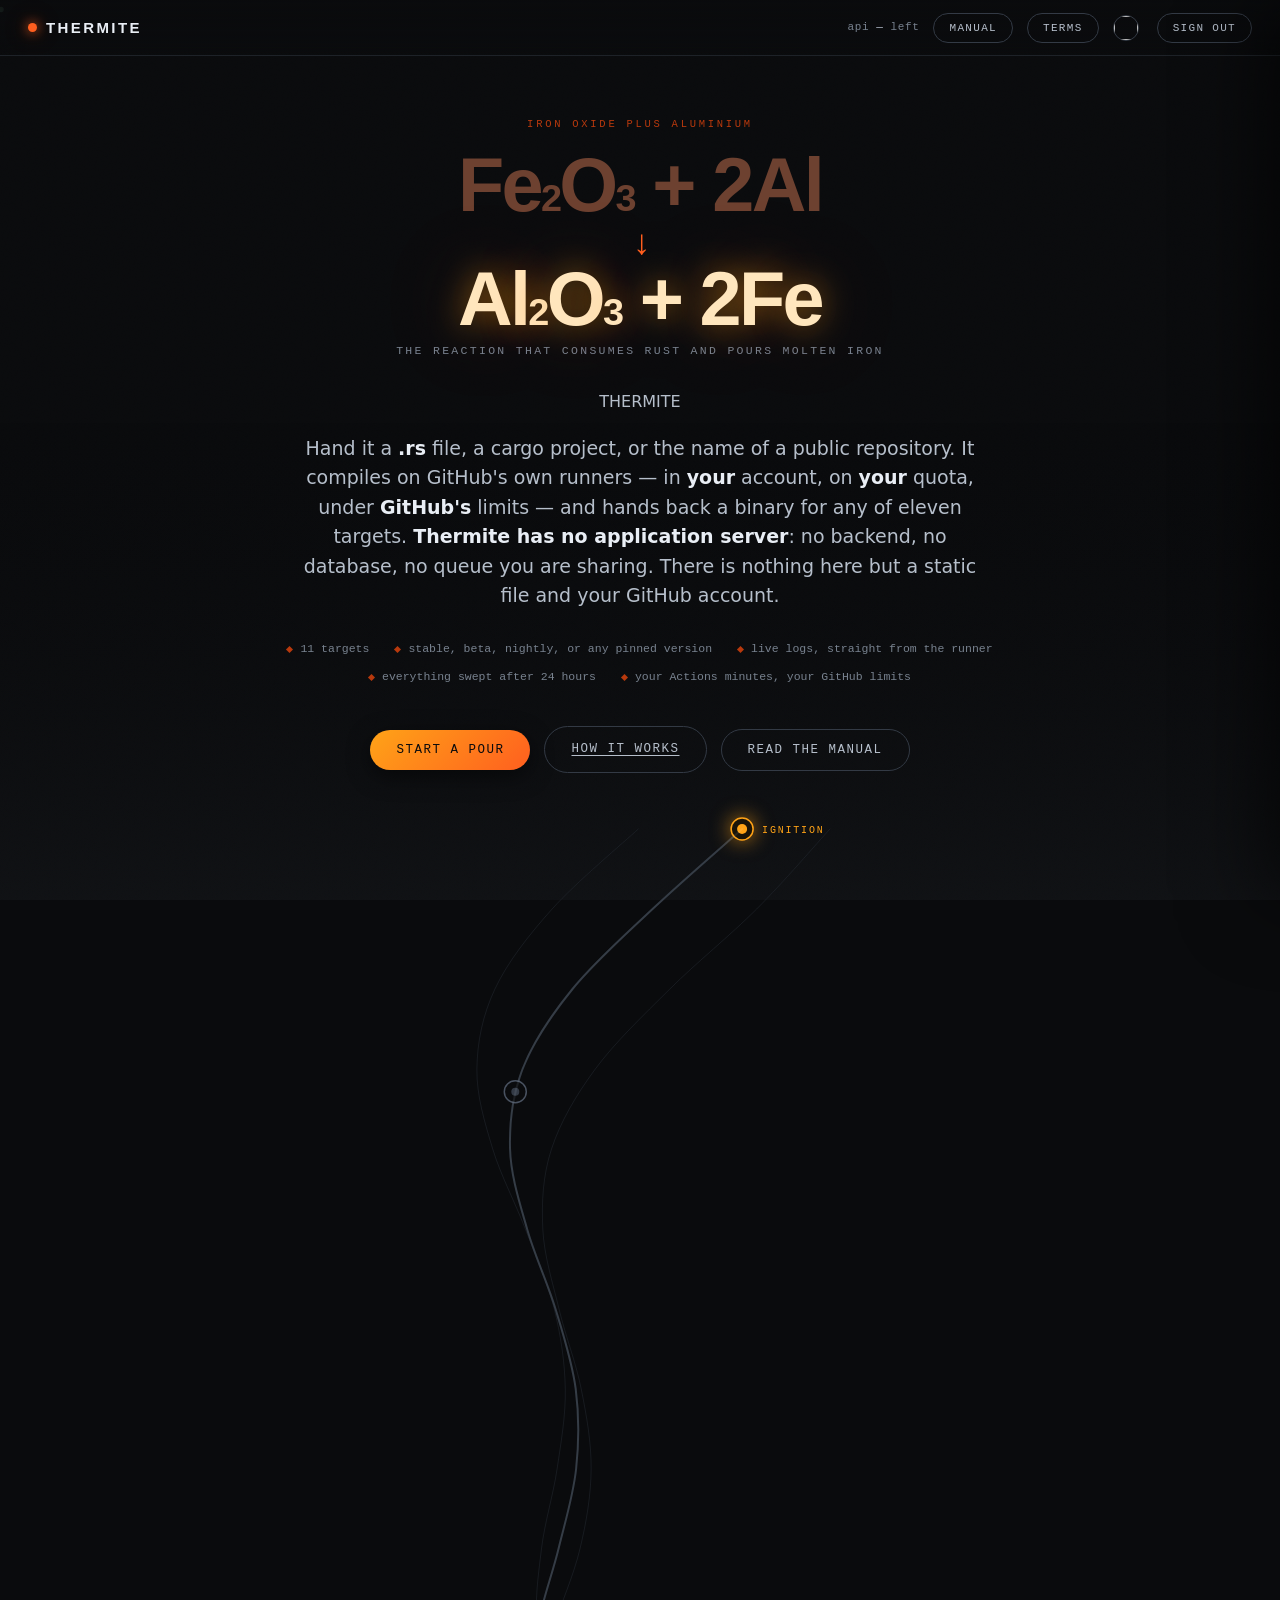
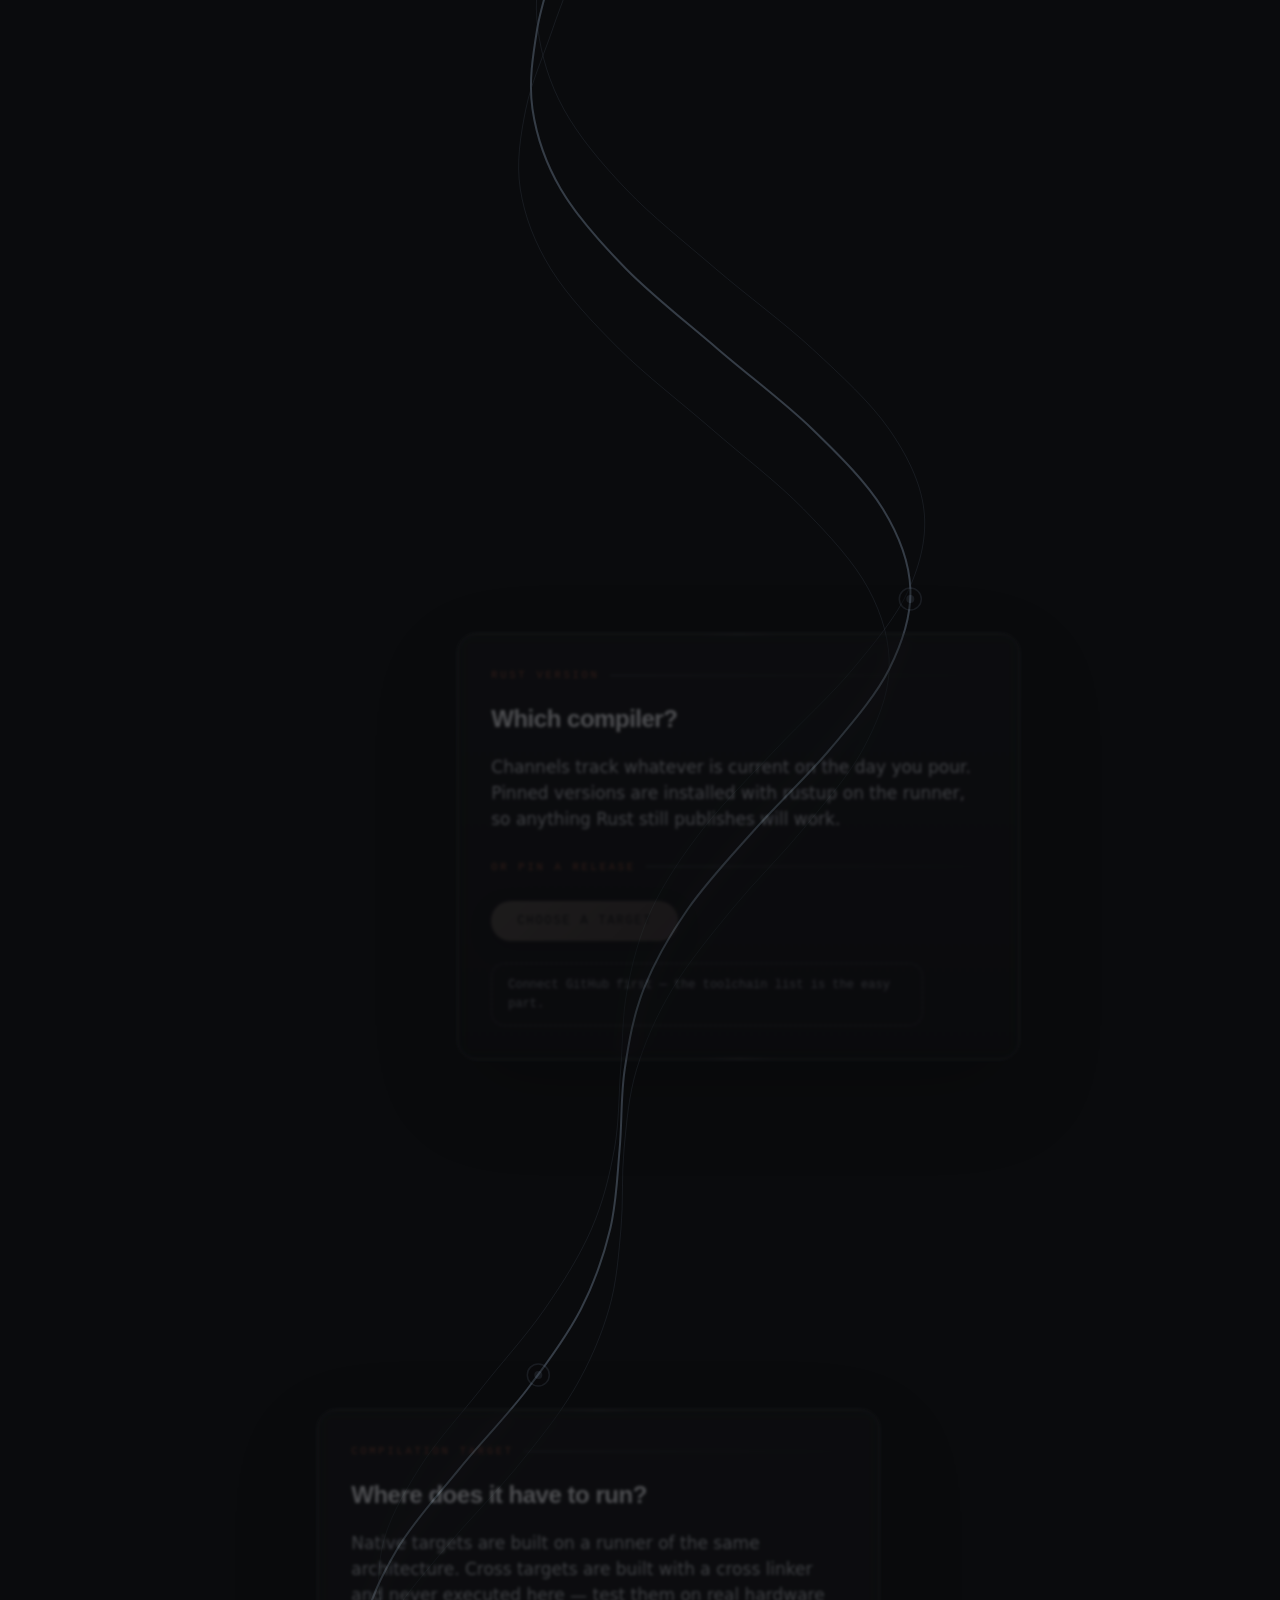
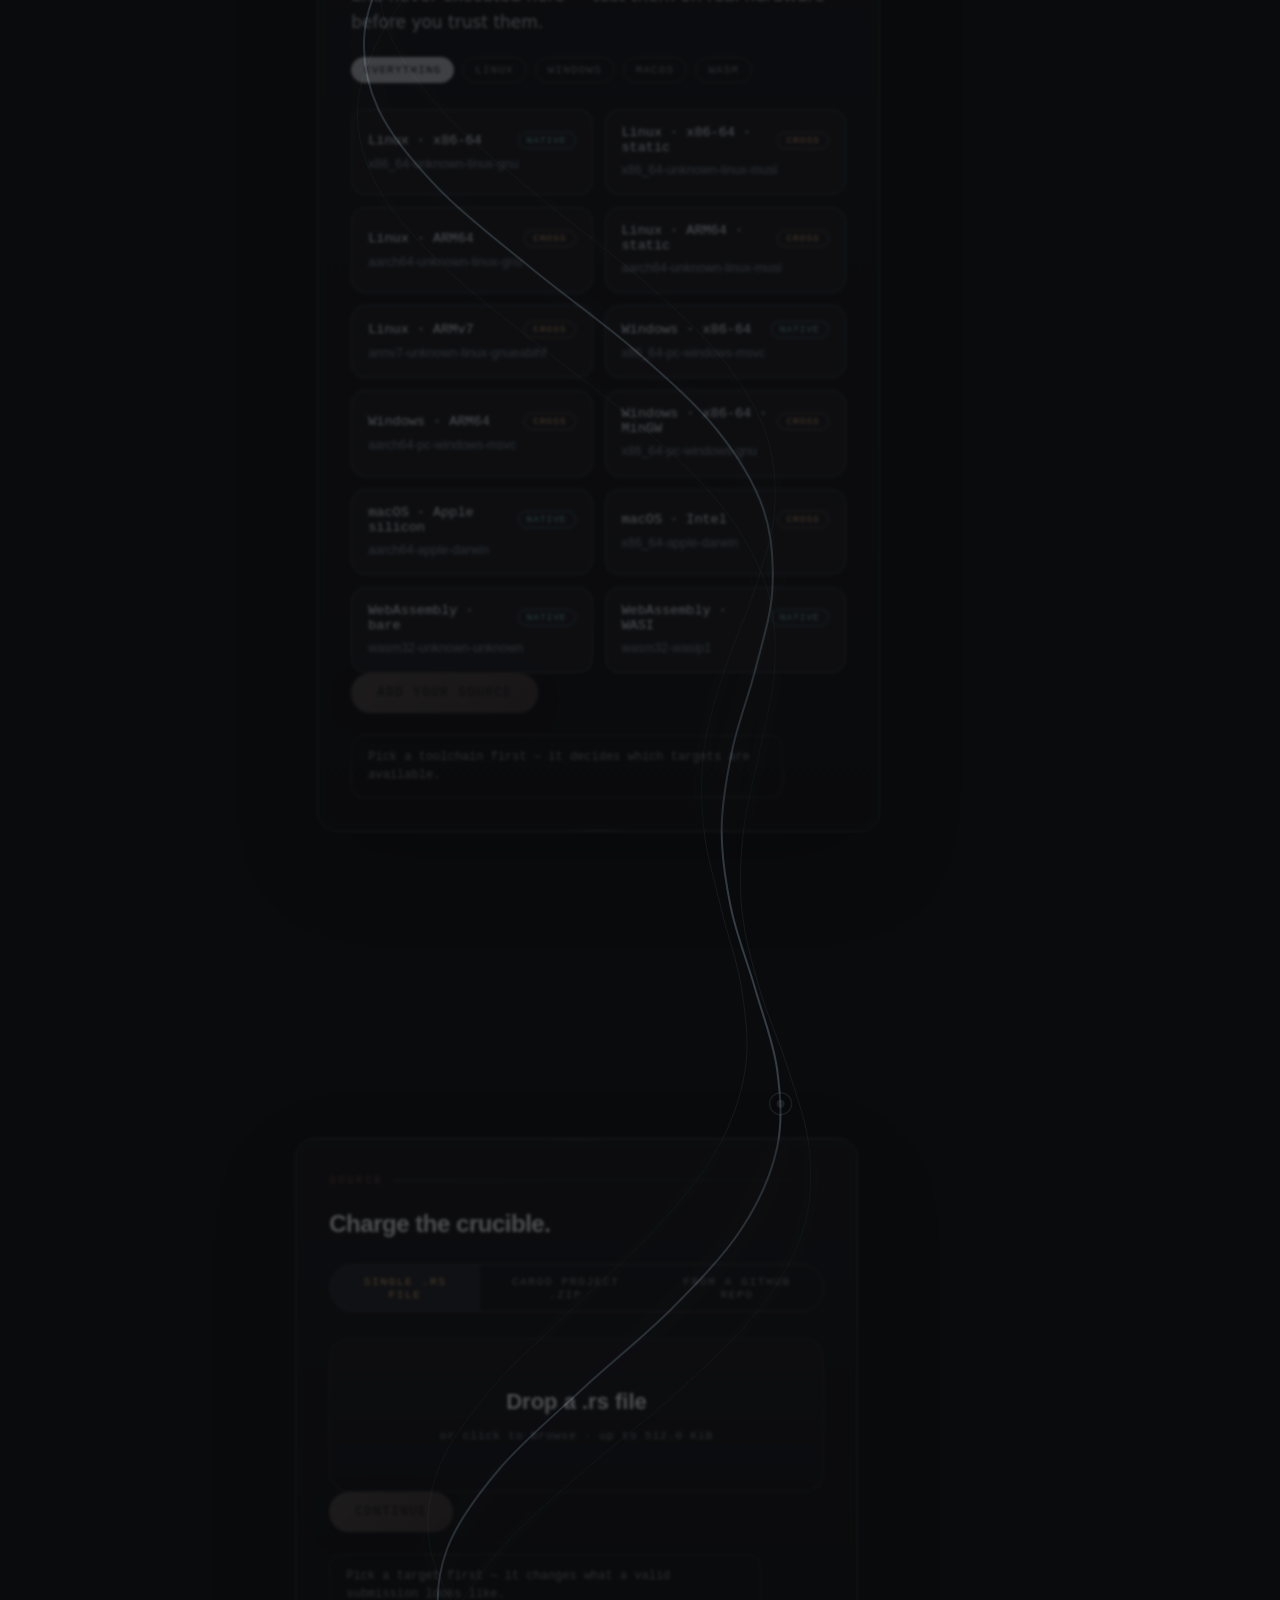
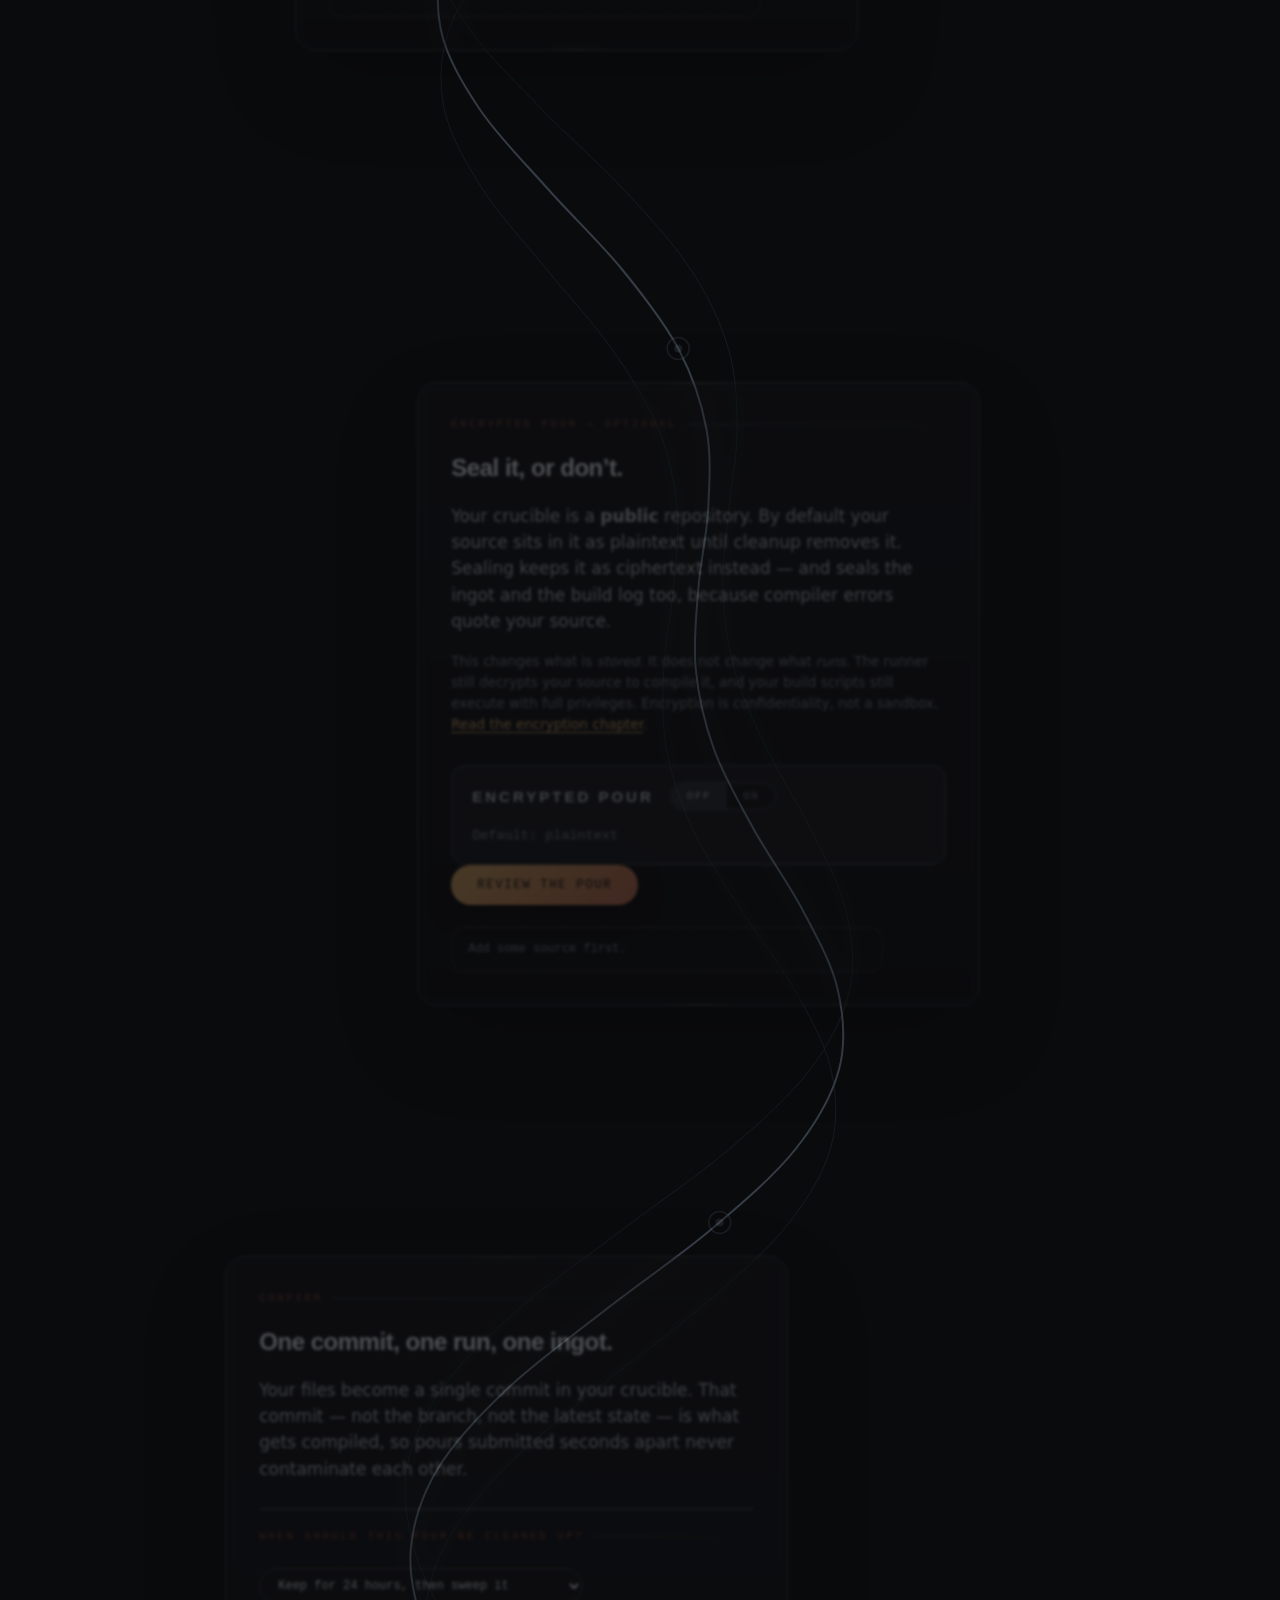
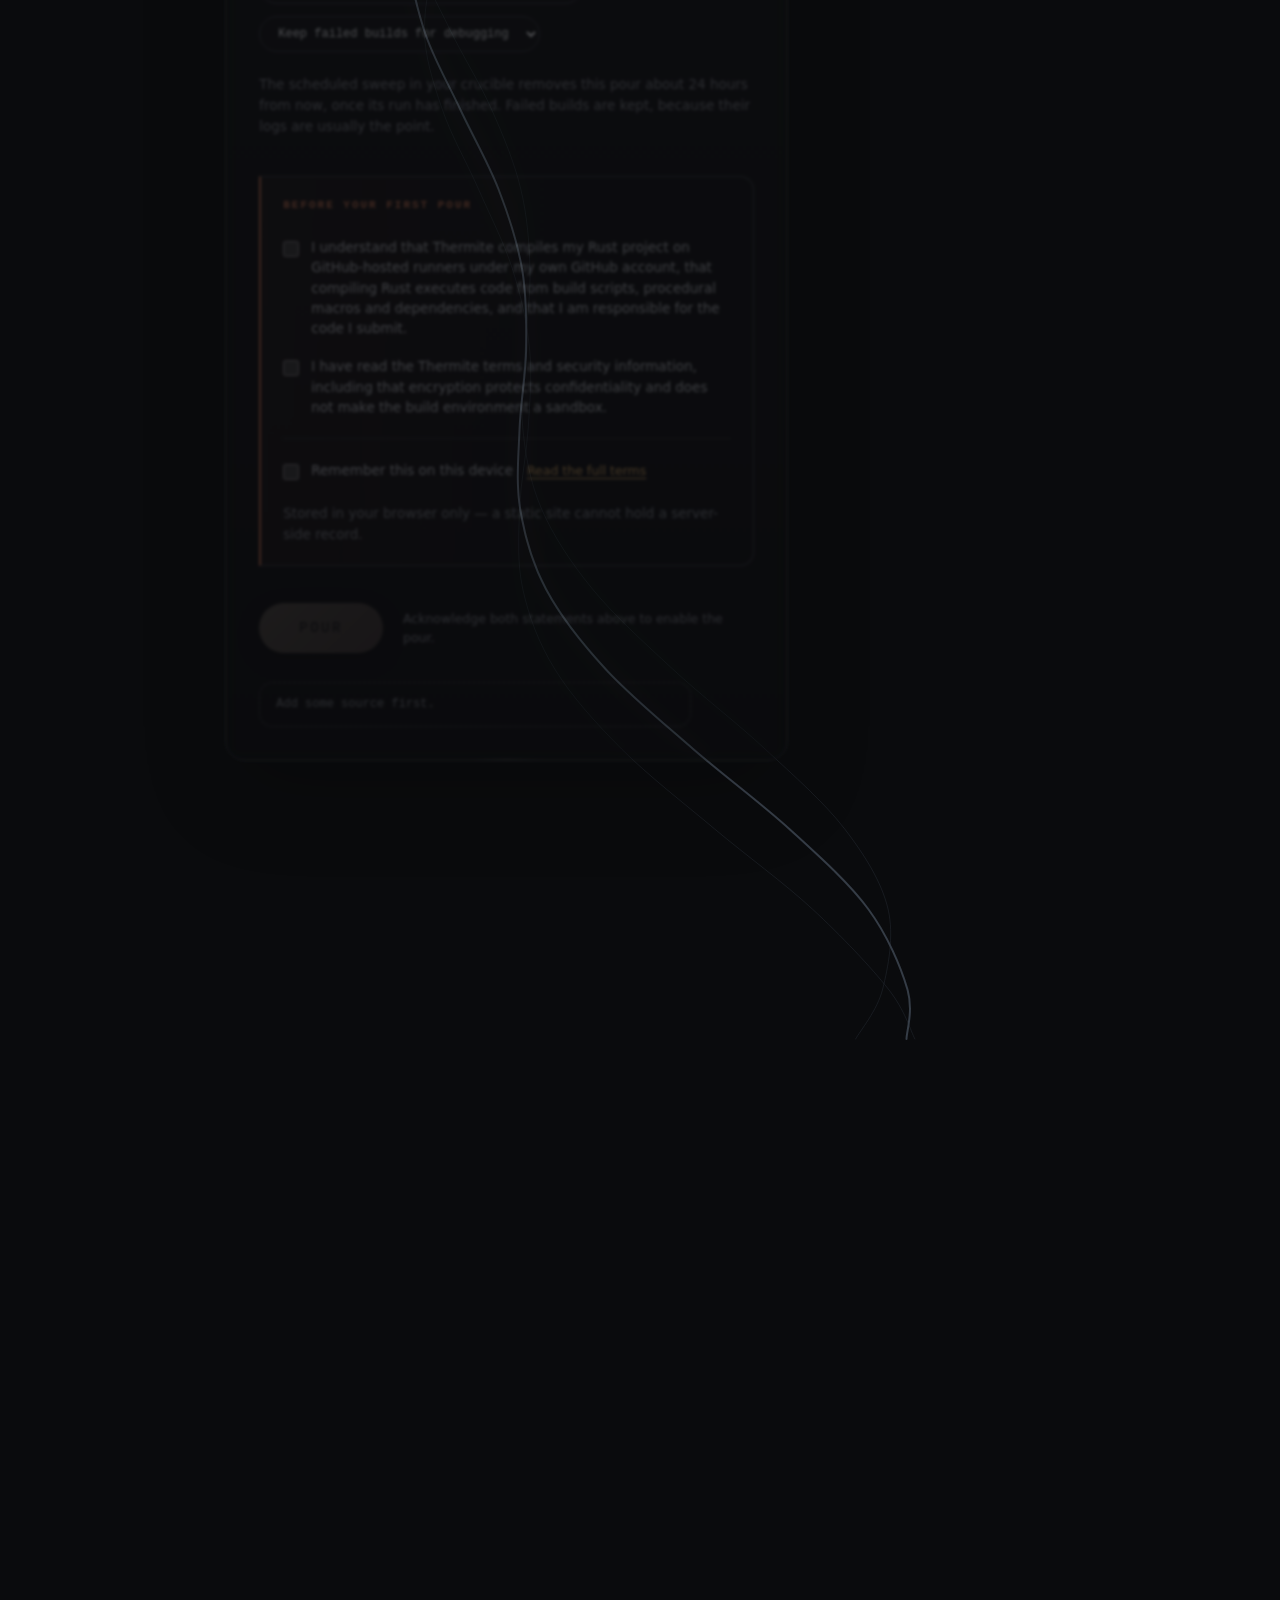
<file: index.html>
<!doctype html>
<html lang="en">
<head>
<meta charset="utf-8">
<meta name="viewport" content="width=device-width, initial-scale=1, viewport-fit=cover">
<title>Thermite — pour Rust into binaries</title>
<meta name="description" content="Compile Rust for eleven targets on GitHub's own runners. No server, no queue, no account but yours.">
<meta name="color-scheme" content="dark">
<meta name="referrer" content="no-referrer">
<meta http-equiv="Content-Security-Policy" content="
  default-src 'none';
  script-src 'self';
  style-src 'self' https://fonts.googleapis.com;
  font-src https://fonts.gstatic.com data:;
  img-src 'self' https://avatars.githubusercontent.com https://github.com data:;
  connect-src 'self' https://api.github.com https://github.com https://objects.githubusercontent.com https://release-assets.githubusercontent.com;
  form-action 'none';
  base-uri 'none';
  frame-ancestors 'none';
">

<link rel="preconnect" href="https://fonts.gstatic.com" crossorigin>
<link rel="stylesheet" href="https://fonts.googleapis.com/css2?family=Archivo:wdth,wght@62..125,400..900&family=IBM+Plex+Mono:wght@400;500;600&family=IBM+Plex+Sans:wght@400;500;600&display=swap">
<link rel="stylesheet" href="styles/core.css">
<link rel="stylesheet" href="styles/scenes.css">
<link rel="stylesheet" href="styles/crucible.css">
<link rel="stylesheet" href="styles/manual.css">
<link rel="icon" href="data:image/svg+xml,%3Csvg xmlns='http://www.w3.org/2000/svg' viewBox='0 0 32 32'%3E%3Crect width='32' height='32' fill='%230a0b0d'/%3E%3Cpath d='M16 5 L25 27 L7 27 Z' fill='%23ff5f1f'/%3E%3C/svg%3E">
</head>
<body data-mode="descent">

<canvas id="deck" aria-hidden="true"></canvas>
<div id="grain" aria-hidden="true"></div>

<!-- ─────────────────────────────────────────────── rig ─────────────── -->
<header class="rig">
  <div class="rig__mark">Thermite</div>
  <div class="rig__spacer"></div>
  <div class="rig__meter" id="meter" hidden>
    <span>api</span><b id="meter-n">—</b><span>left</span>
  </div>
  <button class="btn btn--ghost btn--small" id="open-docs">Manual</button>
  <button class="btn btn--ghost btn--small" id="open-terms">Terms</button>
  <button class="btn btn--ghost btn--small" id="open-ledger" hidden>Pours</button>
  <div class="rig__who" id="who" hidden>
    <img id="who-avatar" alt="" width="24" height="24">
    <span id="who-name"></span>
    <button class="btn btn--ghost btn--small" id="sign-out">Sign out</button>
  </div>
</header>

<!-- ───────────────────────────────────────────── descent ───────────── -->
<main id="descent">

  <!-- 00 ───────────────────────────────────────────────────────────── -->
  <section class="station" id="s-intro" data-key="intro">
    <div class="station__num">00 / ignition</div>
    <div class="station__inner">
      <p class="eyebrow">Iron oxide plus aluminium</p>
      <h1 class="reaction" id="reaction">
        <i class="rx-in">Fe<sub>2</sub>O<sub>3</sub> + 2Al</i>
        <i class="rx-arrow" aria-hidden="true">&darr;</i>
        <i class="rx-out">Al<sub>2</sub>O<sub>3</sub> + 2Fe</i>
      </h1>
      <p class="hero__caption">The reaction that consumes rust and pours molten iron</p>

      <!-- Plain text on purpose. SVG textLength is honoured inconsistently —
           Safari ignores lengthAdjust here — so the fit is measured in
           spine.js instead, which every engine agrees on. -->
      <div class="hero__name">THERMITE</div>

      <p class="hero__lede">
        Hand it a <b>.rs</b> file, a cargo project, or the name of a public repository.
        It compiles on GitHub's own runners &mdash; in <b>your</b> account, on <b>your</b>
        quota, under <b>GitHub's</b> limits &mdash; and hands back a binary for any of eleven
        targets. <b>Thermite has no application server</b>: no backend, no database, no queue
        you are sharing. There is nothing here but a static file and your GitHub account.
      </p>

      <div class="hero__facts">
        <span>11 targets</span>
        <span>stable, beta, nightly, or any pinned version</span>
        <span>live logs, straight from the runner</span>
        <span>everything swept after 24 hours</span>
        <span>your Actions minutes, your GitHub limits</span>
      </div>

      <div class="hero__cta">
        <button class="btn" data-goto="connect">Start a pour</button>
        <a class="btn btn--ghost" href="#how" data-scrollto="s-how">How it works</a>
        <button class="btn btn--ghost" id="hero-docs">Read the manual</button>
      </div>
    </div>
  </section>

  <!-- 01 ───────────────────────────────────────────────────────────── -->
  <section class="station" id="s-connect" data-key="connect">
    <div class="station__num">01 / authorise</div>
    <div class="station__inner">
      <p class="eyebrow">Connect GitHub</p>
      <h2 style="font-size:clamp(28px,4vw,50px)">Your account does the work.</h2>
      <p class="lede" style="margin-top:16px">
        Thermite has no backend and therefore no credentials of its own. You give it a
        fine-grained token scoped to a single repository, it lives in this tab only, and
        it goes nowhere except <code class="mono">api.github.com</code>.
      </p>

      <ul class="perms">
        <li><code>Administration</code> <span>Read &amp; write &mdash; only to create your build repository, once.</span></li>
        <li><code>Contents</code> <span>Read &amp; write &mdash; write job files, read build logs.</span></li>
        <li><code>Workflows</code> <span>Read &amp; write &mdash; install the build workflow during setup.</span></li>
        <li><code>Actions</code> <span>Read &mdash; watch runs. Thermite cannot cancel or re-run anything.</span></li>
        <li><code>Metadata</code> <span>Read &mdash; GitHub requires it alongside the others.</span></li>
      </ul>

      <div class="keyrow">
        <input class="field" id="key-input" type="password" autocomplete="off" spellcheck="false"
               placeholder="github_pat_&hellip;" aria-label="Fine-grained GitHub token">
        <button class="btn" id="key-submit">Connect</button>
        <a class="btn btn--ghost" id="key-make" target="_blank" rel="noopener noreferrer"
           href="https://github.com/settings/personal-access-tokens/new">Create one</a>
      </div>
      <p class="muted" style="margin-top:12px">
        Held in this tab's session storage and dropped when you close it. Nothing is
        written to disk unless you ask for it.
      </p>

      <div id="device-alt" class="hidden" style="margin-top:20px">
        <button class="btn btn--ghost" id="device-start">Sign in with GitHub instead</button>
        <span class="muted" style="margin-left:12px">Uses the device flow.</span>
      </div>

      <div id="device-panel" class="hidden readout" style="margin-top:20px"></div>
      <div id="connect-problem"></div>
      <div id="identity" class="hidden"></div>
      <div id="crucible-state" style="margin-top:20px"></div>

      <div style="margin-top:28px" id="connect-next" class="hidden">
        <button class="btn" data-goto="toolchain">Choose a toolchain</button>
      </div>
    </div>
  </section>

  <!-- 02 ───────────────────────────────────────────────────────────── -->
  <section class="station" id="s-toolchain" data-key="toolchain" data-locked="true">
    <div class="station__num">02 / toolchain</div>
    <div class="station__inner">
      <p class="eyebrow">Rust version</p>
      <h2 style="font-size:clamp(28px,4vw,50px)">Which compiler?</h2>
      <p class="lede" style="margin-top:16px">
        Channels track whatever is current on the day you pour. Pinned versions are
        installed with rustup on the runner, so anything Rust still publishes will work.
      </p>
      <div class="grid" id="channel-grid"></div>
      <p class="eyebrow" style="margin-top:34px">Or pin a release</p>
      <div class="grid" id="version-grid"></div>
      <div style="margin-top:28px">
        <button class="btn" data-goto="target" id="toolchain-next" disabled>Choose a target</button>
      </div>
      <div class="station__lock">Connect GitHub first &mdash; the toolchain list is the easy part.</div>
    </div>
  </section>

  <!-- 03 ───────────────────────────────────────────────────────────── -->
  <section class="station" id="s-target" data-key="target" data-locked="true">
    <div class="station__num">03 / target</div>
    <div class="station__inner">
      <p class="eyebrow">Compilation target</p>
      <h2 style="font-size:clamp(28px,4vw,50px)">Where does it have to run?</h2>
      <p class="lede" style="margin-top:16px">
        Native targets are built on a runner of the same architecture. Cross targets are
        built with a cross linker and never executed here &mdash; test them on real
        hardware before you trust them.
      </p>
      <div class="filters" id="target-filters"></div>
      <div class="grid" id="target-grid"></div>
      <div id="target-readout"></div>
      <div style="margin-top:28px">
        <button class="btn" data-goto="source" id="target-next" disabled>Add your source</button>
      </div>
      <div class="station__lock">Pick a toolchain first &mdash; it decides which targets are available.</div>
    </div>
  </section>

  <!-- 04 ───────────────────────────────────────────────────────────── -->
  <section class="station" id="s-source" data-key="source" data-locked="true">
    <div class="station__num">04 / charge</div>
    <div class="station__inner">
      <p class="eyebrow">Source</p>
      <h2 style="font-size:clamp(28px,4vw,50px)">Charge the crucible.</h2>

      <div class="modeswap" role="group" aria-label="Submission type">
        <button id="mode-single" aria-pressed="true">Single .rs file</button>
        <button id="mode-cargo" aria-pressed="false">Cargo project .zip</button>
        <button id="mode-repo" aria-pressed="false">From a GitHub repo</button>
      </div>

      <!-- upload modes: the drop zone belongs INSIDE the pane that gets hidden,
           or it survives the switch to the repository tab -->
      <div id="upload-pane">
        <div class="drop" id="drop" tabindex="0" role="button"
             aria-label="Choose a file, or drop one here">
          <div class="drop__big" id="drop-title">Drop a .rs file</div>
          <div class="drop__hint" id="drop-hint">or click to browse &middot; up to 512 KiB</div>
        </div>
        <input type="file" id="file-input" class="sr-only" accept=".rs">
        <div id="source-problem"></div>
        <div id="source-card"></div>
      </div>

      <!-- repository mode -->
      <div id="repo-pane" class="hidden">
        <p class="muted" style="margin-top:18px;max-width:66ch">
          Nothing is uploaded. The runner clones the repository itself at build time,
          so a large project costs one commit instead of a 12&nbsp;MiB archive.
          <b>Public repositories only</b> &mdash; the fetch on the runner is anonymous.
        </p>

        <div class="repopick">
          <div class="repopick__tabs" role="group" aria-label="How to choose a repository">
            <button id="repo-tab-mine" aria-pressed="true">My repositories</button>
            <button id="repo-tab-any" aria-pressed="false">owner/repository</button>
          </div>

          <div id="repo-mine">
            <div class="repopick__row">
              <label class="ack" style="padding:0">
                <input type="checkbox" id="repo-rust-only" checked>
                <span>Only repositories GitHub reports as Rust</span>
              </label>
              <div style="flex:1"></div>
              <button class="btn btn--ghost btn--small" id="repo-refresh">Refresh</button>
            </div>
            <div id="repo-list" class="repolist"></div>
          </div>

          <div id="repo-any" class="hidden">
            <div class="keyrow" style="margin-top:14px">
              <input class="field" id="repo-input" placeholder="rust-lang/rustlings"
                     autocomplete="off" spellcheck="false" aria-label="owner/repository">
              <button class="btn" id="repo-lookup">Look it up</button>
            </div>
          </div>
        </div>

        <div id="repo-chosen"></div>
        <div id="repo-problem"></div>
      </div>

      <div style="margin-top:28px">
        <button class="btn" data-goto="seal" id="source-next" disabled>Continue</button>
      </div>
      <div class="station__lock">Pick a target first &mdash; it changes what a valid submission looks like.</div>
    </div>
  </section>


  <!-- 05 ───────────────────────────────────────────────────────────── -->
  <section class="station" id="s-seal" data-key="seal" data-locked="true">
    <div class="station__num">05 / seal</div>
    <div class="station__inner">
      <p class="eyebrow">Encrypted pour &mdash; optional</p>
      <h2 style="font-size:clamp(28px,4vw,50px)">Seal it, or don&rsquo;t.</h2>
      <p class="lede" style="margin-top:16px">
        Your crucible is a <b>public</b> repository. By default your source sits in it as
        plaintext until cleanup removes it. Sealing keeps it as ciphertext instead &mdash; and
        seals the ingot and the build log too, because compiler errors quote your source.
      </p>
      <p class="muted" style="margin-top:10px;max-width:66ch">
        This changes what is <em>stored</em>. It does not change what <em>runs</em>. The runner
        still decrypts your source to compile it, and your build scripts still execute with full
        privileges. Encryption is confidentiality, not a sandbox.
        <a href="#" data-open-doc="encryption">Read the encryption chapter</a>.
      </p>

      <div class="seal" id="seal-panel">
        <div class="seal__bar">
          <span class="seal__title">Encrypted pour</span>
          <button class="switch" id="seal-toggle" role="switch" aria-checked="false"
                  aria-label="Encrypted pour">
            <span>Off</span><span>On</span>
          </button>
          <div class="seal__sp"></div>
          <span class="muted mono" id="seal-hint">Default: plaintext</span>
        </div>

        <div class="seal__body" id="seal-body" hidden>
          <div class="seal__grid">
            <div class="seal__pane">
              <h4>Source encryption</h4>
              <p>
                Protects your project while it is stored in the public crucible. GitHub needs the
                private half during compilation, so it lives in your repository secrets.
              </p>
              <div id="seal-source-checks"></div>
              <div class="seal__actions" id="seal-source-actions"></div>
            </div>
            <div class="seal__pane">
              <h4>Artifact encryption</h4>
              <p>
                The finished binary and the build log are published encrypted and opened only in
                your browser. Only you ever hold this private key.
              </p>
              <div id="seal-artifact-checks"></div>
              <div class="seal__actions" id="seal-artifact-actions"></div>
            </div>
          </div>
          <div class="verdict" id="seal-verdict" data-ok="false"></div>
          <div id="seal-keyout" style="padding:0 20px 20px"></div>
        </div>
      </div>

      <div style="margin-top:28px">
        <button class="btn" data-goto="confirm" id="seal-next">Review the pour</button>
      </div>
      <div class="station__lock">Add some source first.</div>
    </div>
  </section>

  <!-- 06 ───────────────────────────────────────────────────────────── -->
  <section class="station" id="s-confirm" data-key="confirm" data-locked="true">
    <div class="station__num">06 / pour</div>
    <div class="station__inner">
      <p class="eyebrow">Confirm</p>
      <h2 style="font-size:clamp(28px,4vw,50px)">One commit, one run, one ingot.</h2>
      <p class="lede" style="margin-top:16px">
        Your files become a single commit in your crucible. That commit &mdash; not the
        branch, not the latest state &mdash; is what gets compiled, so pours submitted
        seconds apart never contaminate each other.
      </p>
      <div class="sheet" id="confirm-sheet"></div>

      <div class="policy">
        <p class="eyebrow" style="margin-top:26px">When should this pour be cleaned up?</p>
        <div class="policy__row">
          <select id="cleanup-policy" aria-label="Cleanup policy">
            <option value="expire">Keep for 24 hours, then sweep it</option>
            <option value="onReturn">Delete once I have retrieved the ingot</option>
            <option value="onSuccess">Delete as soon as the build succeeds</option>
          </select>
          <select id="cleanup-failure" aria-label="Failed build policy">
            <option value="keep">Keep failed builds for debugging</option>
            <option value="clean">Clean up failed builds too</option>
          </select>
        </div>
        <p class="muted" id="cleanup-note"></p>
      </div>

      <div class="consent" id="consent" hidden>
        <h3>Before your first pour</h3>
        <div id="consent-acks"></div>
        <div class="consent__ft">
          <label class="ack" style="padding:0">
            <input type="checkbox" id="consent-remember">
            <span>Remember this on this device</span>
          </label>
          <a href="#" id="consent-read">Read the full terms</a>
          <span id="consent-state"></span>
        </div>
      </div>

      <div class="ignite">
        <button class="btn" id="pour-btn">Pour</button>
        <p class="ignite__note" id="pour-note">
          Runs on your GitHub account, against your Actions usage and GitHub&rsquo;s own
          limits. Thermite caps you at 12 pours an hour on top of that.
        </p>
      </div>
      <div id="pour-problem"></div>
      <div class="station__lock">Add some source first.</div>
    </div>
  </section>

  <!-- how ──────────────────────────────────────────────────────────── -->
  <section class="station" id="s-how" data-key="how" style="min-height:auto">
    <div class="station__num">— / mechanism</div>
    <div class="station__inner">
      <p class="eyebrow">What actually happens</p>
      <h2 style="font-size:clamp(24px,3vw,38px)">No magic, and one honest limitation.</h2>
      <div class="sheet" style="margin-top:24px">
        <dl>
          <dt>Your repository</dt>
          <dd>A public repo called <b>thermite-crucible</b> is created on your account and lined with two workflows. It holds nothing but throwaway jobs and is safe to delete at any time.</dd>
          <dt>The commit</dt>
          <dd>Each pour is one commit adding <b>jobs/&lt;ulid&gt;/</b>. The workflow checks out that exact SHA and refuses any commit that adds more than one job.</dd>
          <dt>Live logs</dt>
          <dd>GitHub's log endpoint redirects to a host that sends no CORS headers, so a browser can never read it. Instead the runner writes its own output to a branch every 2.5 seconds and this page reads that. Slightly slower, considerably more honest.</dd>
          <dt>The download</dt>
          <dd>Artifacts hit the same wall, so the binary is also published as a release asset &mdash; a plain URL that needs no token and outlives your session.</dd>
          <dt>Cleanup</dt>
          <dd>A scheduled workflow sweeps pours after 24 hours, and checks the Actions API first so a build that is still running is never touched.</dd>
          <dt>What it costs</dt>
          <dd>No one else&rsquo;s quota &mdash; every build runs on your account, under GitHub&rsquo;s Actions limits and policies, which are theirs to change. Public repositories are not billed per minute today, but that is not a promise of unlimited compute, and concurrency caps and fair-use rules still apply. Thermite adds its own cap of 12 pours an hour so a stuck loop cannot run away with it.</dd>
        </dl>
      </div>
    </div>
  </section>
</main>

<!-- ───────────────────────────────────────────── furnace ───────────── -->
<div id="furnace" role="region" aria-label="Build in progress">
  <div class="fhead">
    <div class="fhead__id"><small>pour</small><span id="f-id">—</span></div>
    <div class="fhead__id"><small>commit</small><span id="f-sha">—</span></div>
    <div class="fhead__spacer"></div>
    <div class="fhead__clock" id="f-clock">0s</div>
    <div class="fhead__status" id="f-status" data-tone="cold">Queued</div>
    <button class="btn btn--ghost btn--small" id="f-back">Leave</button>
  </div>

  <div class="pipeline" id="pipeline"></div>

  <div class="fbody">
    <div class="pool">
      <canvas id="crucible" aria-hidden="true"></canvas>
      <div class="meta"><dl id="f-meta"></dl></div>
    </div>

    <div class="term">
      <div class="term__bar">
        <span class="dot" id="term-dot"></span>
        <span id="term-title">the crucible</span>
        <span class="sp"></span>
        <button id="term-follow" aria-pressed="true">Follow</button>
        <button id="term-motion" aria-pressed="true">Motion</button>
        <button id="term-copy">Copy</button>
      </div>
      <div class="term__view" id="term-view" tabindex="0" role="log" aria-live="polite" aria-label="Build log">
        <span class="term__empty">Waiting for the runner to pick this up&hellip;</span>
      </div>
    </div>
  </div>

  <div class="ffoot" id="f-foot"></div>
</div>

<!-- ────────────────────────────────────────────── ledger ───────────── -->
<aside id="ledger" aria-label="Previous pours" aria-hidden="true">
  <div class="ledger__head">
    <h2 class="display">Pours</h2>
    <div class="rig__spacer" style="flex:1"></div>
    <button class="btn btn--ghost btn--small" id="ledger-refresh">Refresh</button>
    <button class="btn btn--ghost btn--small" id="ledger-close">Close</button>
  </div>
  <div class="ledger__list" id="ledger-list"></div>
  <div style="padding:16px 22px;border-top:1px solid var(--ash);display:flex;gap:8px;flex-wrap:wrap">
    <button class="btn btn--ghost btn--small" id="ledger-cleanall">Clean up all</button>
    <div style="flex:1"></div>
    <button class="btn btn--ghost btn--small" id="ledger-decommission">Decommission crucible</button>
  </div>
</aside>

<!-- ─────────────────────────────────────────────── manual ──────────── -->
<div class="manual" id="manual-docs" data-active="false" role="dialog" aria-modal="true" aria-label="Thermite manual">
  <div class="manual__bar">
    <span class="manual__plate">Thermite &middot; <b>forge manual</b></span>
    <div class="manual__sp"></div>
    <button class="btn btn--ghost btn--small" id="docs-to-terms">Terms</button>
    <button class="btn btn--ghost btn--small" id="manual-close">Close</button>
  </div>
  <div class="manual__body">
    <nav class="manual__index" id="docs-index" aria-label="Manual contents"></nav>
    <div class="manual__pages" id="docs-pages"></div>
  </div>
</div>

<div class="manual" id="manual-terms" data-active="false" role="dialog" aria-modal="true" aria-label="Thermite terms">
  <div class="manual__bar">
    <span class="manual__plate">Thermite &middot; <b>terms &amp; security</b></span>
    <div class="manual__sp"></div>
    <button class="btn btn--ghost btn--small" id="terms-manual">Manual</button>
    <button class="btn btn--ghost btn--small" id="terms-close">Close</button>
  </div>
  <div class="manual__body" style="grid-template-columns:1fr">
    <div class="manual__pages" id="terms-pages"></div>
  </div>
</div>

<div class="sheetdim" id="dialog-host" data-open="false" role="dialog" aria-modal="true"></div>

<div id="toasts" aria-live="polite"></div>

<script type="module" src="js/app.js"></script>
<noscript>
  <div style="padding:80px 24px;max-width:60ch;margin:0 auto">
    <h1 style="font-family:sans-serif">Thermite needs JavaScript</h1>
    <p style="color:#b6bfcb;font-family:sans-serif">
      Everything here happens in your browser, talking directly to GitHub's API.
      Without scripting there is nothing to show.
    </p>
  </div>
</noscript>
</body>
</html>
</file>
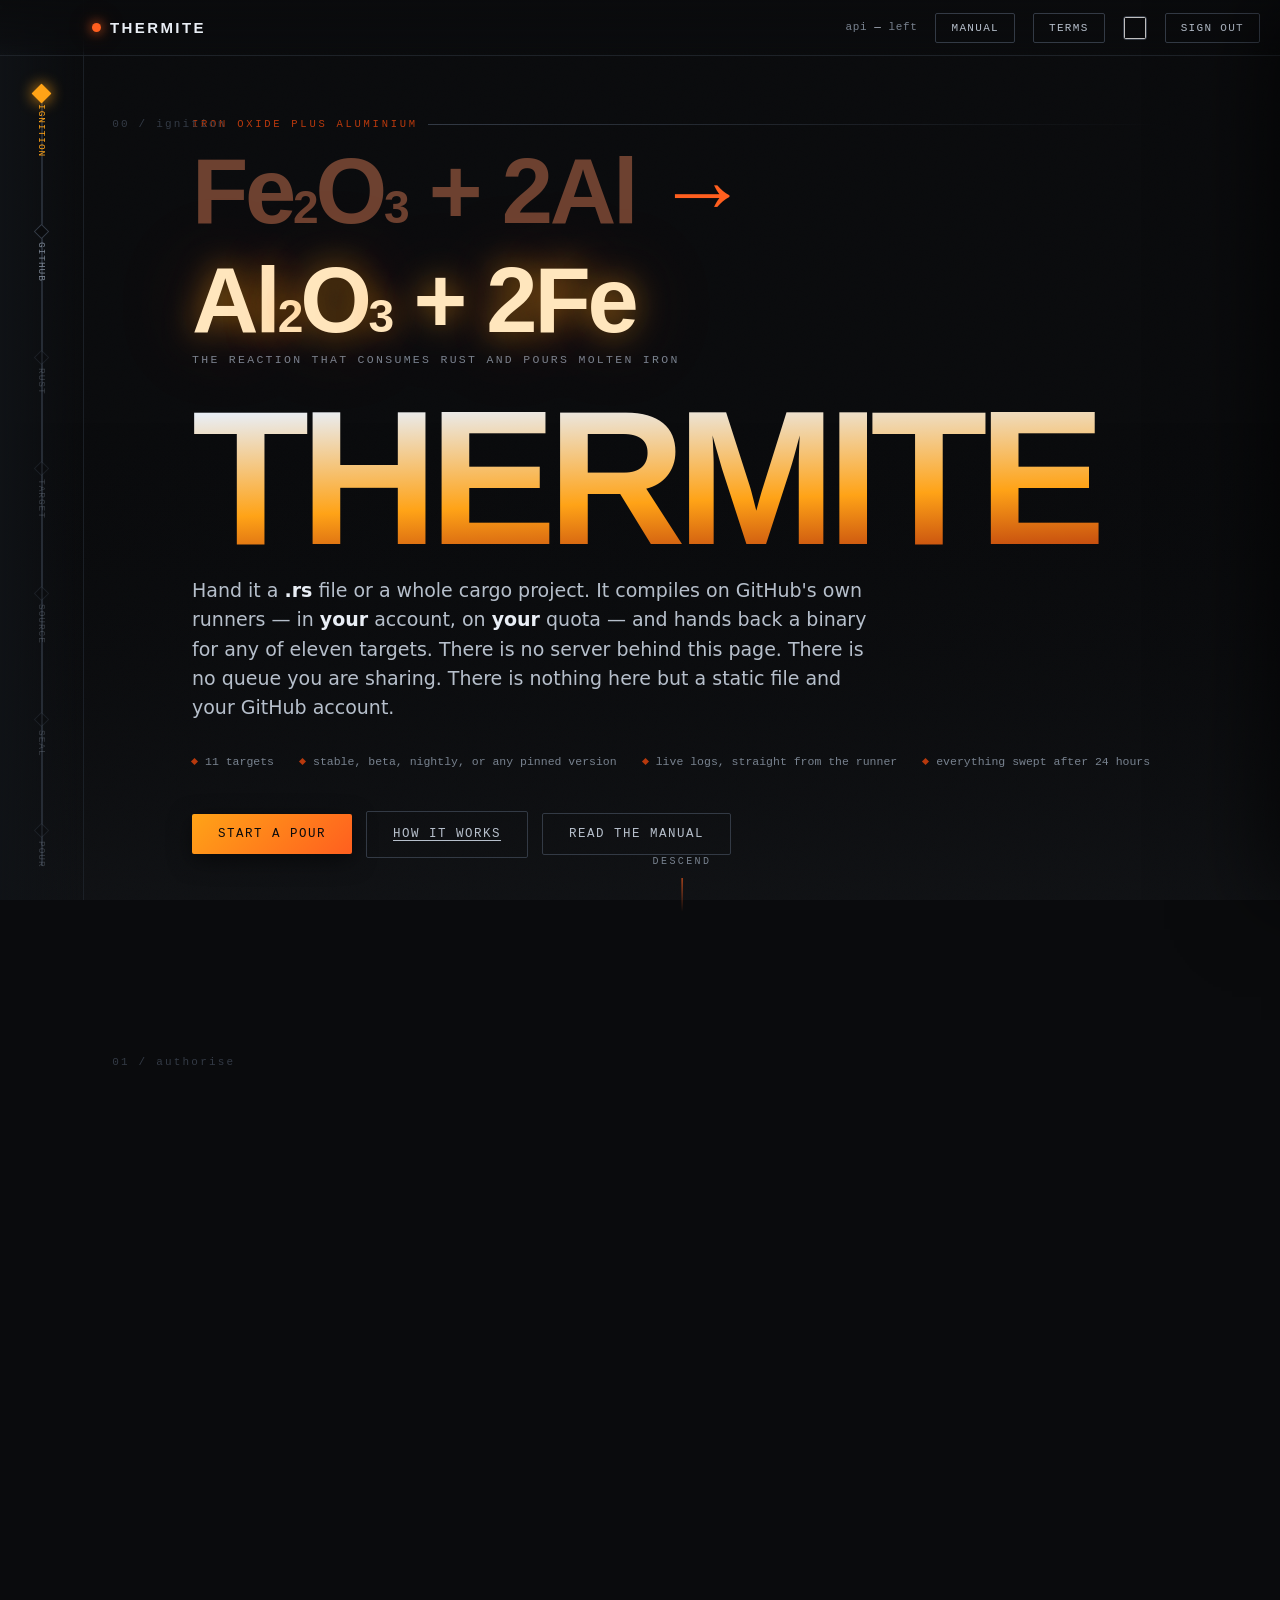
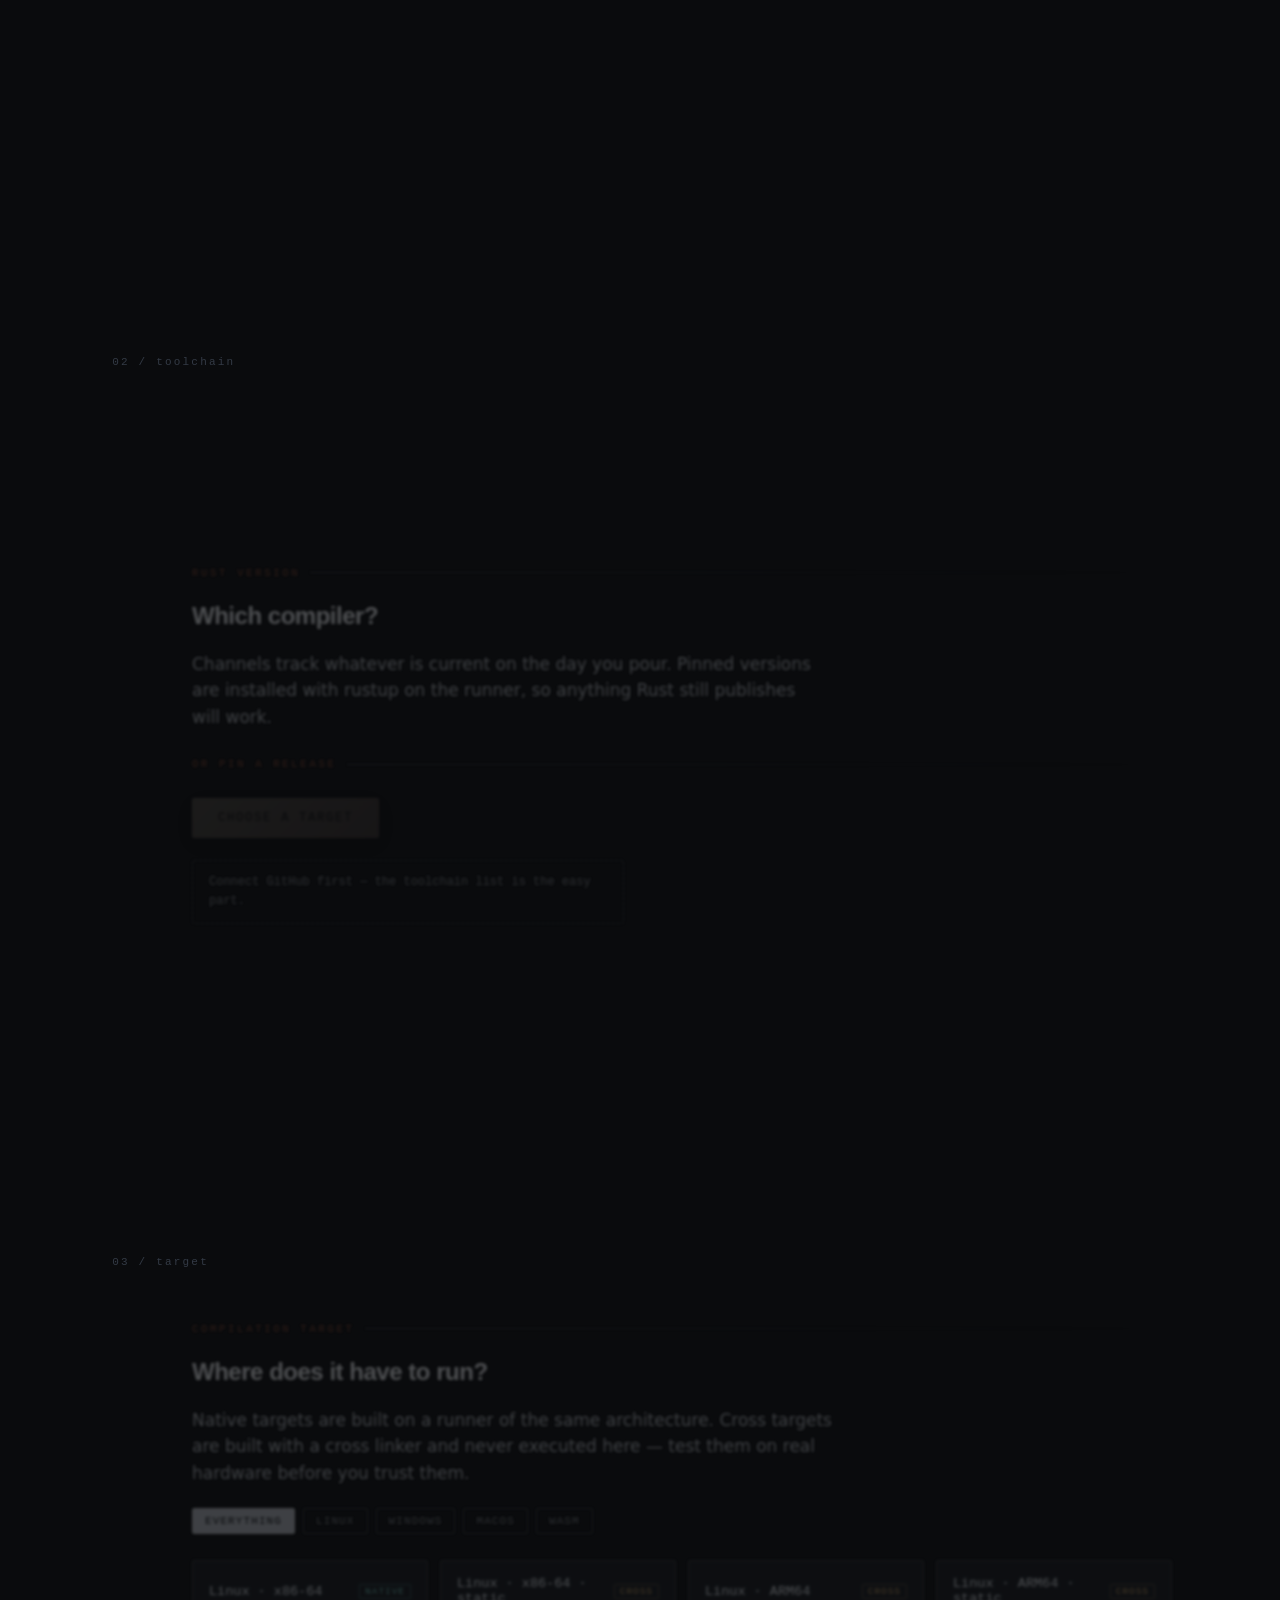
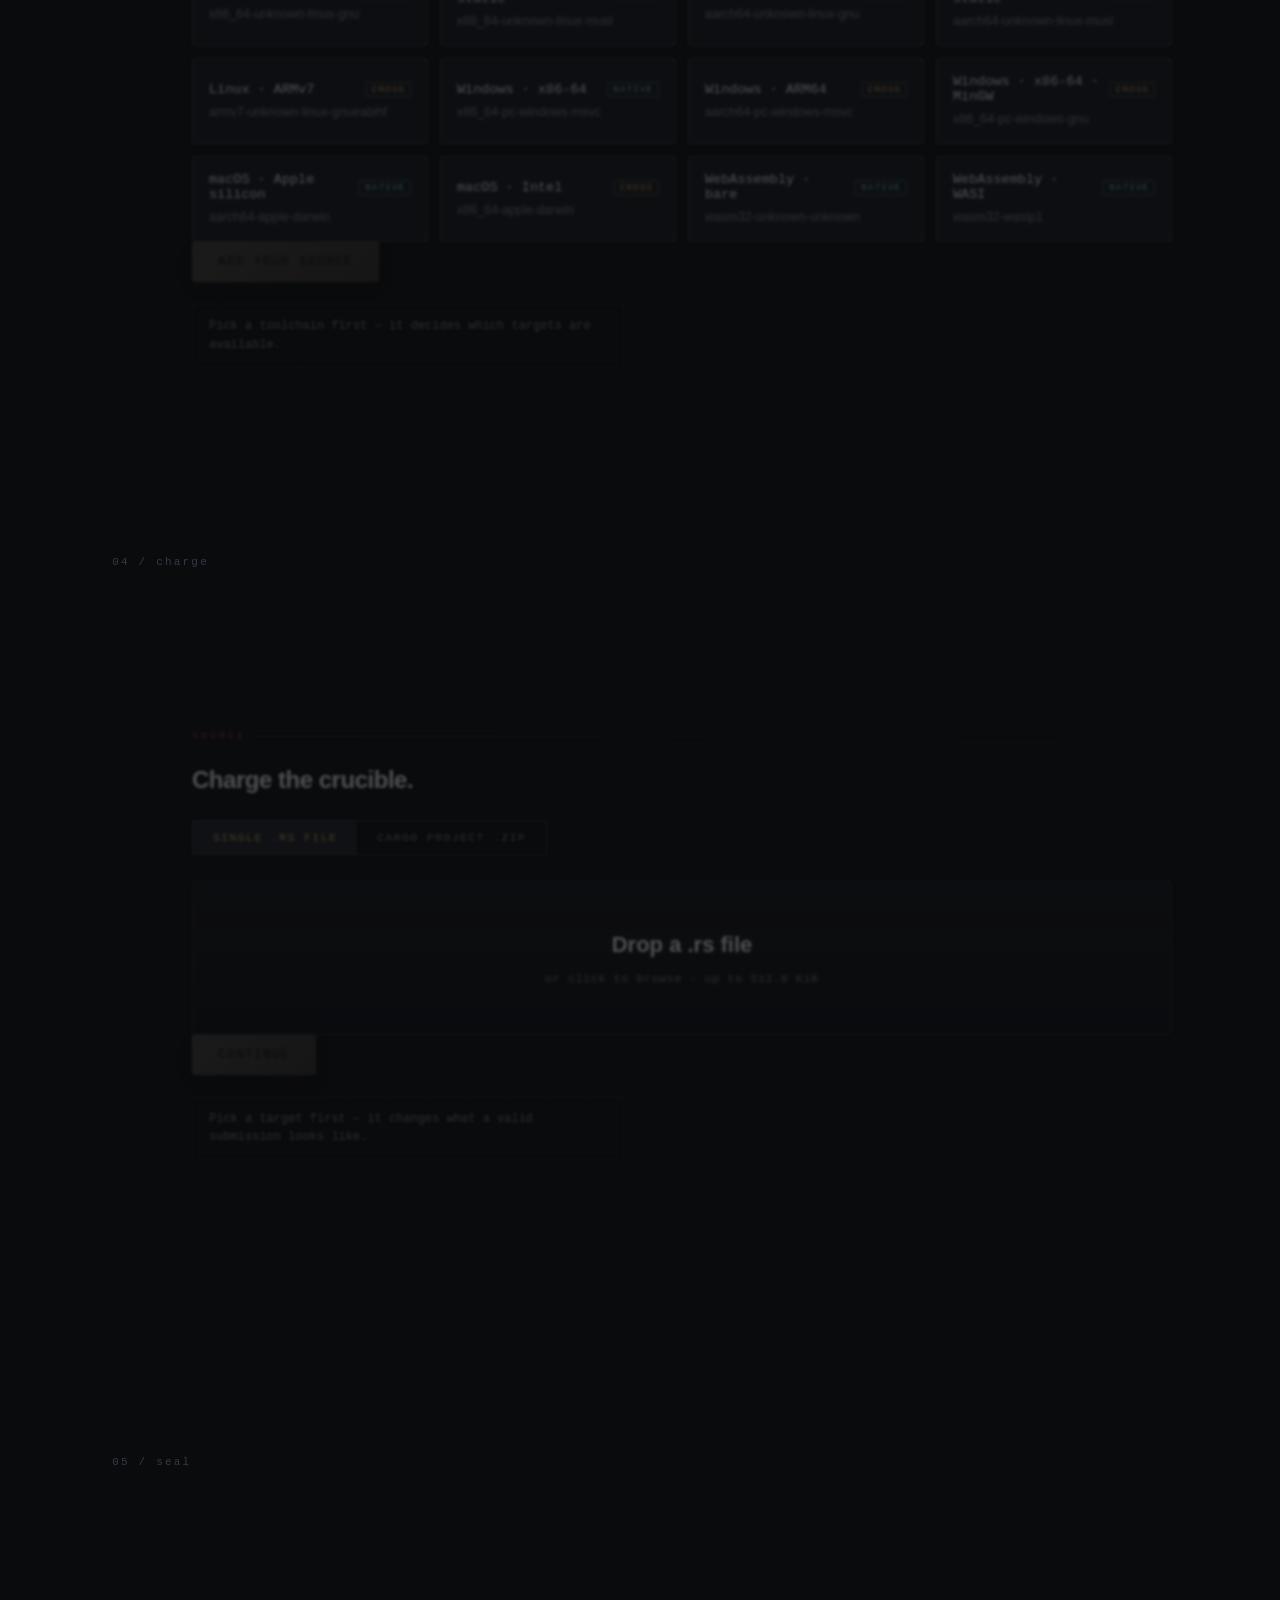
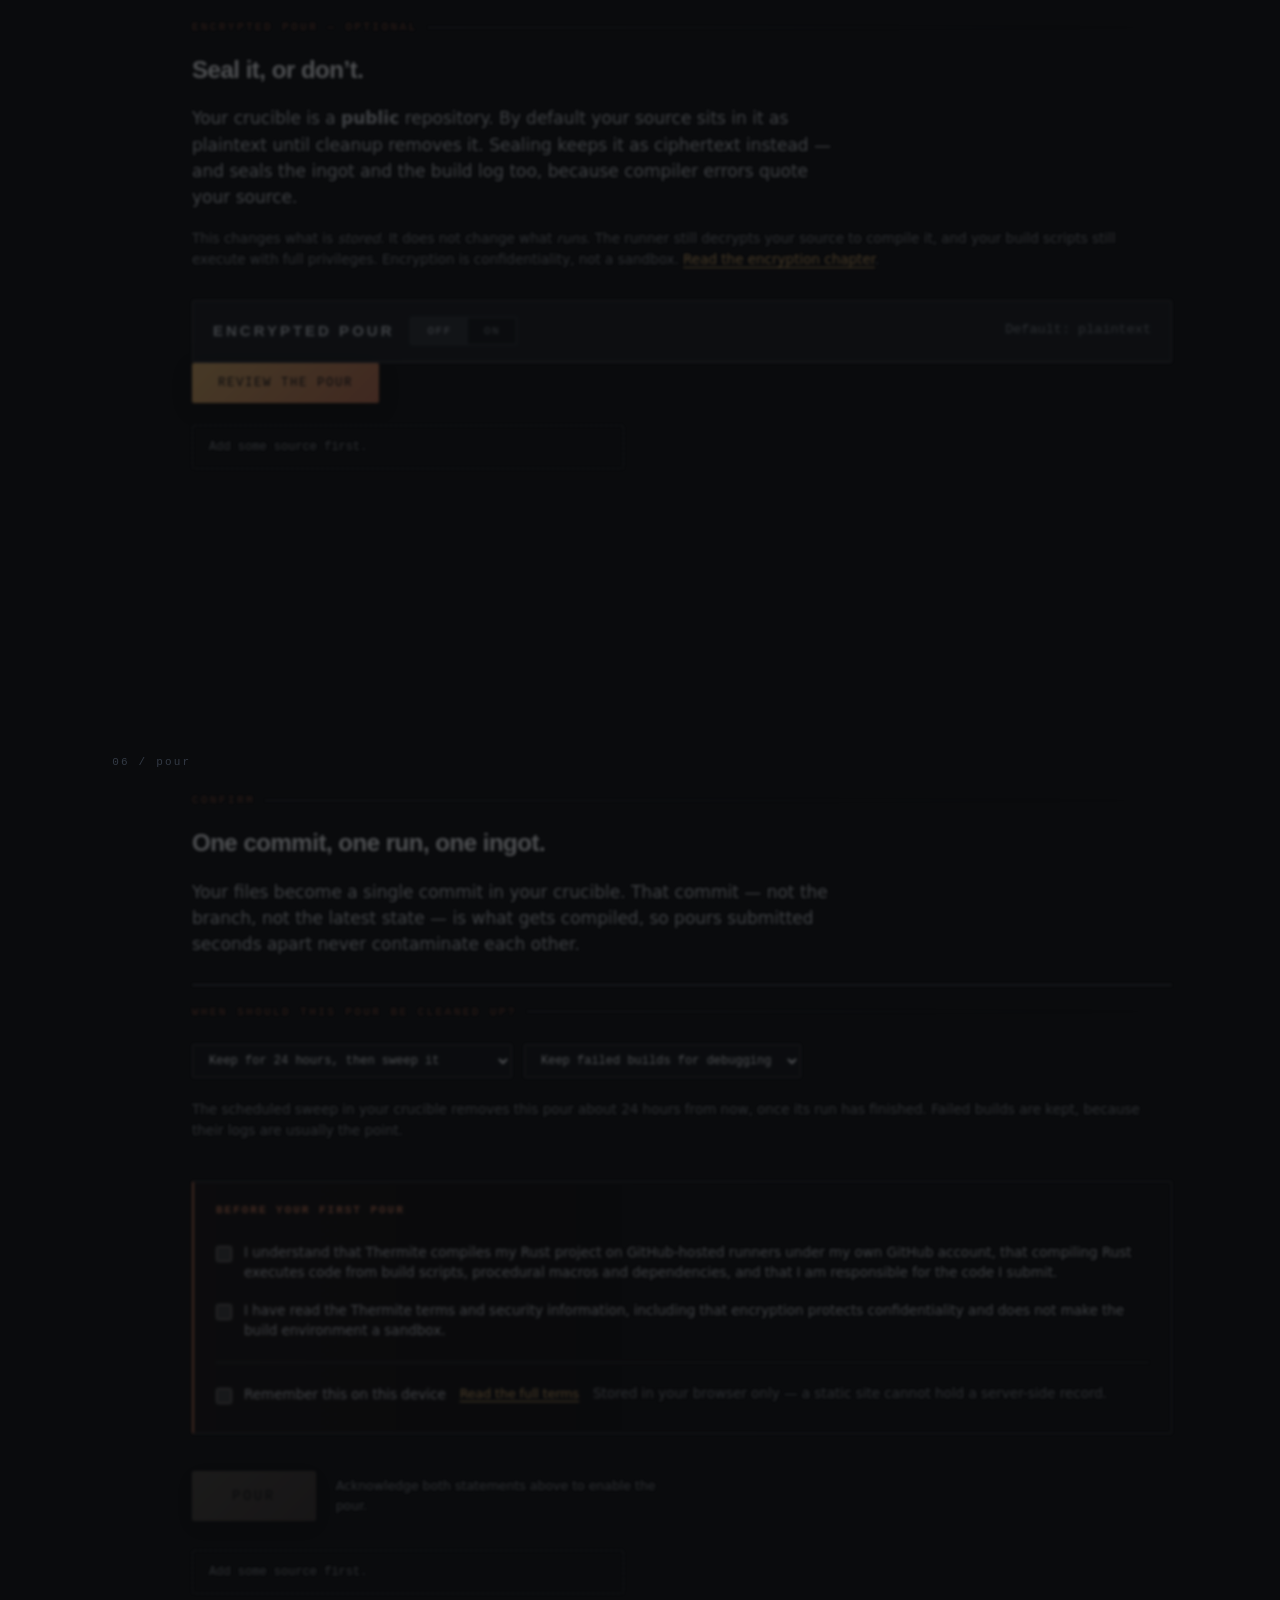
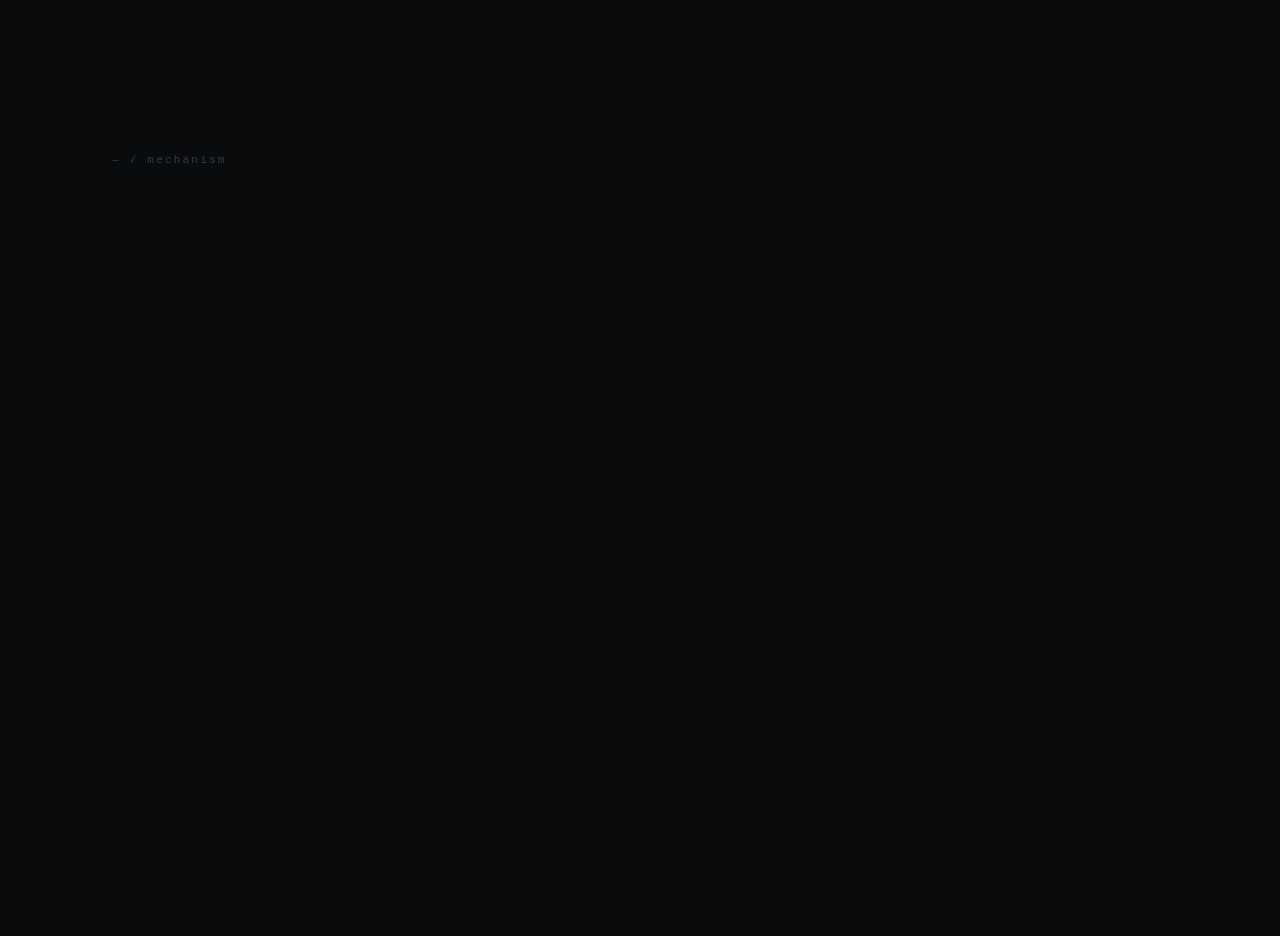
<file: web/index.html>
<!doctype html>
<html lang="en">
<head>
<meta charset="utf-8">
<meta name="viewport" content="width=device-width, initial-scale=1, viewport-fit=cover">
<title>Thermite — pour Rust into binaries</title>
<meta name="description" content="Compile Rust for eleven targets on GitHub's own runners. No server, no queue, no account but yours.">
<meta name="color-scheme" content="dark">
<meta name="referrer" content="no-referrer">
<meta http-equiv="Content-Security-Policy" content="
  default-src 'none';
  script-src 'self';
  style-src 'self' https://fonts.googleapis.com;
  font-src https://fonts.gstatic.com data:;
  img-src 'self' https://avatars.githubusercontent.com https://github.com data:;
  connect-src 'self' https://api.github.com https://github.com https://objects.githubusercontent.com https://release-assets.githubusercontent.com;
  form-action 'none';
  base-uri 'none';
  frame-ancestors 'none';
">

<link rel="preconnect" href="https://fonts.gstatic.com" crossorigin>
<link rel="stylesheet" href="https://fonts.googleapis.com/css2?family=Archivo:wdth,wght@62..125,400..900&family=IBM+Plex+Mono:wght@400;500;600&family=IBM+Plex+Sans:wght@400;500;600&display=swap">
<link rel="stylesheet" href="styles/core.css">
<link rel="stylesheet" href="styles/scenes.css">
<link rel="stylesheet" href="styles/crucible.css">
<link rel="stylesheet" href="styles/manual.css">
<link rel="icon" href="data:image/svg+xml,%3Csvg xmlns='http://www.w3.org/2000/svg' viewBox='0 0 32 32'%3E%3Crect width='32' height='32' fill='%230a0b0d'/%3E%3Cpath d='M16 5 L25 27 L7 27 Z' fill='%23ff5f1f'/%3E%3C/svg%3E">
</head>
<body data-mode="descent">

<canvas id="deck" aria-hidden="true"></canvas>
<div id="grain" aria-hidden="true"></div>

<!-- ─────────────────────────────────────────────── rig ─────────────── -->
<header class="rig">
  <div class="rig__mark">Thermite</div>
  <div class="rig__spacer"></div>
  <div class="rig__meter" id="meter" hidden>
    <span>api</span><b id="meter-n">—</b><span>left</span>
  </div>
  <button class="btn btn--ghost btn--small" id="open-docs">Manual</button>
  <button class="btn btn--ghost btn--small" id="open-terms">Terms</button>
  <button class="btn btn--ghost btn--small" id="open-ledger" hidden>Pours</button>
  <div class="rig__who" id="who" hidden>
    <img id="who-avatar" alt="" width="24" height="24">
    <span id="who-name"></span>
    <button class="btn btn--ghost btn--small" id="sign-out">Sign out</button>
  </div>
</header>

<!-- ────────────────────────────────────────────── rail ─────────────── -->
<nav class="rail" aria-label="Progress through the pour">
  <div class="rail__channel"><div class="rail__molten" id="molten"></div></div>
  <div class="rail__stops" id="stops"></div>
</nav>

<!-- ───────────────────────────────────────────── descent ───────────── -->
<main id="descent">

  <!-- 00 ───────────────────────────────────────────────────────────── -->
  <section class="station" id="s-intro" data-key="intro">
    <div class="station__num">00 / ignition</div>
    <div class="station__inner">
      <p class="eyebrow">Iron oxide plus aluminium</p>
      <h1 class="reaction" id="reaction">
        <i class="rx-in">Fe<sub>2</sub>O<sub>3</sub> + 2Al</i>
        <i class="rx-arrow">&rarr;</i>
        <i class="rx-out">Al<sub>2</sub>O<sub>3</sub> + 2Fe</i>
      </h1>
      <p class="hero__caption">The reaction that consumes rust and pours molten iron</p>

      <div class="hero__name">THERMITE</div>

      <p class="hero__lede">
        Hand it a <b>.rs</b> file or a whole cargo project. It compiles on GitHub's own
        runners &mdash; in <b>your</b> account, on <b>your</b> quota &mdash; and hands back a
        binary for any of eleven targets. There is no server behind this page. There is
        no queue you are sharing. There is nothing here but a static file and your
        GitHub account.
      </p>

      <div class="hero__facts">
        <span>11 targets</span>
        <span>stable, beta, nightly, or any pinned version</span>
        <span>live logs, straight from the runner</span>
        <span>everything swept after 24 hours</span>
      </div>

      <div class="hero__cta">
        <button class="btn" data-goto="connect">Start a pour</button>
        <a class="btn btn--ghost" href="#how" data-scrollto="s-how">How it works</a>
        <button class="btn btn--ghost" id="hero-docs">Read the manual</button>
      </div>
    </div>
    <div class="scrollcue">descend</div>
  </section>

  <!-- 01 ───────────────────────────────────────────────────────────── -->
  <section class="station" id="s-connect" data-key="connect">
    <div class="station__num">01 / authorise</div>
    <div class="station__inner">
      <p class="eyebrow">Connect GitHub</p>
      <h2 style="font-size:clamp(28px,4vw,50px)">Your account does the work.</h2>
      <p class="lede" style="margin-top:16px">
        Thermite has no backend and therefore no credentials of its own. You give it a
        fine-grained token scoped to a single repository, it lives in this tab only, and
        it goes nowhere except <code class="mono">api.github.com</code>.
      </p>

      <ul class="perms">
        <li><code>Administration</code> <span>Read &amp; write &mdash; only to create your build repository, once.</span></li>
        <li><code>Contents</code> <span>Read &amp; write &mdash; write job files, read build logs.</span></li>
        <li><code>Workflows</code> <span>Read &amp; write &mdash; install the build workflow during setup.</span></li>
        <li><code>Actions</code> <span>Read &mdash; watch runs. Thermite cannot cancel or re-run anything.</span></li>
        <li><code>Metadata</code> <span>Read &mdash; GitHub requires it alongside the others.</span></li>
      </ul>

      <div class="keyrow">
        <input class="field" id="key-input" type="password" autocomplete="off" spellcheck="false"
               placeholder="github_pat_&hellip;" aria-label="Fine-grained GitHub token">
        <button class="btn" id="key-submit">Connect</button>
        <a class="btn btn--ghost" id="key-make" target="_blank" rel="noopener noreferrer"
           href="https://github.com/settings/personal-access-tokens/new">Create one</a>
      </div>
      <p class="muted" style="margin-top:12px">
        Held in this tab's session storage and dropped when you close it. Nothing is
        written to disk unless you ask for it.
      </p>

      <div id="device-alt" class="hidden" style="margin-top:20px">
        <button class="btn btn--ghost" id="device-start">Sign in with GitHub instead</button>
        <span class="muted" style="margin-left:12px">Uses the device flow.</span>
      </div>

      <div id="device-panel" class="hidden readout" style="margin-top:20px"></div>
      <div id="connect-problem"></div>
      <div id="identity" class="hidden"></div>
      <div id="crucible-state" style="margin-top:20px"></div>

      <div style="margin-top:28px" id="connect-next" class="hidden">
        <button class="btn" data-goto="toolchain">Choose a toolchain</button>
      </div>
    </div>
  </section>

  <!-- 02 ───────────────────────────────────────────────────────────── -->
  <section class="station" id="s-toolchain" data-key="toolchain" data-locked="true">
    <div class="station__num">02 / toolchain</div>
    <div class="station__inner">
      <p class="eyebrow">Rust version</p>
      <h2 style="font-size:clamp(28px,4vw,50px)">Which compiler?</h2>
      <p class="lede" style="margin-top:16px">
        Channels track whatever is current on the day you pour. Pinned versions are
        installed with rustup on the runner, so anything Rust still publishes will work.
      </p>
      <div class="grid" id="channel-grid"></div>
      <p class="eyebrow" style="margin-top:34px">Or pin a release</p>
      <div class="grid" id="version-grid"></div>
      <div style="margin-top:28px">
        <button class="btn" data-goto="target" id="toolchain-next" disabled>Choose a target</button>
      </div>
      <div class="station__lock">Connect GitHub first &mdash; the toolchain list is the easy part.</div>
    </div>
  </section>

  <!-- 03 ───────────────────────────────────────────────────────────── -->
  <section class="station" id="s-target" data-key="target" data-locked="true">
    <div class="station__num">03 / target</div>
    <div class="station__inner">
      <p class="eyebrow">Compilation target</p>
      <h2 style="font-size:clamp(28px,4vw,50px)">Where does it have to run?</h2>
      <p class="lede" style="margin-top:16px">
        Native targets are built on a runner of the same architecture. Cross targets are
        built with a cross linker and never executed here &mdash; test them on real
        hardware before you trust them.
      </p>
      <div class="filters" id="target-filters"></div>
      <div class="grid" id="target-grid"></div>
      <div id="target-readout"></div>
      <div style="margin-top:28px">
        <button class="btn" data-goto="source" id="target-next" disabled>Add your source</button>
      </div>
      <div class="station__lock">Pick a toolchain first &mdash; it decides which targets are available.</div>
    </div>
  </section>

  <!-- 04 ───────────────────────────────────────────────────────────── -->
  <section class="station" id="s-source" data-key="source" data-locked="true">
    <div class="station__num">04 / charge</div>
    <div class="station__inner">
      <p class="eyebrow">Source</p>
      <h2 style="font-size:clamp(28px,4vw,50px)">Charge the crucible.</h2>

      <div class="modeswap" role="group" aria-label="Submission type">
        <button id="mode-single" aria-pressed="true">Single .rs file</button>
        <button id="mode-cargo" aria-pressed="false">Cargo project .zip</button>
      </div>

      <div class="drop" id="drop" tabindex="0" role="button"
           aria-label="Choose a file, or drop one here">
        <div class="drop__big" id="drop-title">Drop a .rs file</div>
        <div class="drop__hint" id="drop-hint">or click to browse &middot; up to 512 KiB</div>
      </div>
      <input type="file" id="file-input" class="sr-only" accept=".rs">

      <div id="source-problem"></div>
      <div id="source-card"></div>

      <div style="margin-top:28px">
        <button class="btn" data-goto="seal" id="source-next" disabled>Continue</button>
      </div>
      <div class="station__lock">Pick a target first &mdash; it changes what a valid submission looks like.</div>
    </div>
  </section>


  <!-- 05 ───────────────────────────────────────────────────────────── -->
  <section class="station" id="s-seal" data-key="seal" data-locked="true">
    <div class="station__num">05 / seal</div>
    <div class="station__inner">
      <p class="eyebrow">Encrypted pour &mdash; optional</p>
      <h2 style="font-size:clamp(28px,4vw,50px)">Seal it, or don&rsquo;t.</h2>
      <p class="lede" style="margin-top:16px">
        Your crucible is a <b>public</b> repository. By default your source sits in it as
        plaintext until cleanup removes it. Sealing keeps it as ciphertext instead &mdash; and
        seals the ingot and the build log too, because compiler errors quote your source.
      </p>
      <p class="muted" style="margin-top:10px;max-width:66ch">
        This changes what is <em>stored</em>. It does not change what <em>runs</em>. The runner
        still decrypts your source to compile it, and your build scripts still execute with full
        privileges. Encryption is confidentiality, not a sandbox.
        <a href="#" data-open-doc="encryption">Read the encryption chapter</a>.
      </p>

      <div class="seal" id="seal-panel">
        <div class="seal__bar">
          <span class="seal__title">Encrypted pour</span>
          <button class="switch" id="seal-toggle" role="switch" aria-checked="false"
                  aria-label="Encrypted pour">
            <span>Off</span><span>On</span>
          </button>
          <div class="seal__sp"></div>
          <span class="muted mono" id="seal-hint">Default: plaintext</span>
        </div>

        <div class="seal__body" id="seal-body" hidden>
          <div class="seal__grid">
            <div class="seal__pane">
              <h4>Source encryption</h4>
              <p>
                Protects your project while it is stored in the public crucible. GitHub needs the
                private half during compilation, so it lives in your repository secrets.
              </p>
              <div id="seal-source-checks"></div>
              <div class="seal__actions" id="seal-source-actions"></div>
            </div>
            <div class="seal__pane">
              <h4>Artifact encryption</h4>
              <p>
                The finished binary and the build log are published encrypted and opened only in
                your browser. Only you ever hold this private key.
              </p>
              <div id="seal-artifact-checks"></div>
              <div class="seal__actions" id="seal-artifact-actions"></div>
            </div>
          </div>
          <div class="verdict" id="seal-verdict" data-ok="false"></div>
          <div id="seal-keyout" style="padding:0 20px 20px"></div>
        </div>
      </div>

      <div style="margin-top:28px">
        <button class="btn" data-goto="confirm" id="seal-next">Review the pour</button>
      </div>
      <div class="station__lock">Add some source first.</div>
    </div>
  </section>

  <!-- 06 ───────────────────────────────────────────────────────────── -->
  <section class="station" id="s-confirm" data-key="confirm" data-locked="true">
    <div class="station__num">06 / pour</div>
    <div class="station__inner">
      <p class="eyebrow">Confirm</p>
      <h2 style="font-size:clamp(28px,4vw,50px)">One commit, one run, one ingot.</h2>
      <p class="lede" style="margin-top:16px">
        Your files become a single commit in your crucible. That commit &mdash; not the
        branch, not the latest state &mdash; is what gets compiled, so pours submitted
        seconds apart never contaminate each other.
      </p>
      <div class="sheet" id="confirm-sheet"></div>

      <div class="policy">
        <p class="eyebrow" style="margin-top:26px">When should this pour be cleaned up?</p>
        <div class="policy__row">
          <select id="cleanup-policy" aria-label="Cleanup policy">
            <option value="expire">Keep for 24 hours, then sweep it</option>
            <option value="onReturn">Delete once I have retrieved the ingot</option>
            <option value="onSuccess">Delete as soon as the build succeeds</option>
          </select>
          <select id="cleanup-failure" aria-label="Failed build policy">
            <option value="keep">Keep failed builds for debugging</option>
            <option value="clean">Clean up failed builds too</option>
          </select>
        </div>
        <p class="muted" id="cleanup-note"></p>
      </div>

      <div class="consent" id="consent" hidden>
        <h3>Before your first pour</h3>
        <div id="consent-acks"></div>
        <div class="consent__ft">
          <label class="ack" style="padding:0">
            <input type="checkbox" id="consent-remember">
            <span>Remember this on this device</span>
          </label>
          <a href="#" id="consent-read">Read the full terms</a>
          <span id="consent-state"></span>
        </div>
      </div>

      <div class="ignite">
        <button class="btn" id="pour-btn">Pour</button>
        <p class="ignite__note" id="pour-note">
          Uses your GitHub Actions minutes. Public repositories are unmetered.
        </p>
      </div>
      <div id="pour-problem"></div>
      <div class="station__lock">Add some source first.</div>
    </div>
  </section>

  <!-- how ──────────────────────────────────────────────────────────── -->
  <section class="station" id="s-how" data-key="how" style="min-height:auto">
    <div class="station__num">— / mechanism</div>
    <div class="station__inner">
      <p class="eyebrow">What actually happens</p>
      <h2 style="font-size:clamp(24px,3vw,38px)">No magic, and one honest limitation.</h2>
      <div class="sheet" style="margin-top:24px">
        <dl>
          <dt>Your repository</dt>
          <dd>A public repo called <b>thermite-crucible</b> is created on your account and lined with two workflows. It holds nothing but throwaway jobs and is safe to delete at any time.</dd>
          <dt>The commit</dt>
          <dd>Each pour is one commit adding <b>jobs/&lt;ulid&gt;/</b>. The workflow checks out that exact SHA and refuses any commit that adds more than one job.</dd>
          <dt>Live logs</dt>
          <dd>GitHub's log endpoint redirects to a host that sends no CORS headers, so a browser can never read it. Instead the runner writes its own output to a branch every 2.5 seconds and this page reads that. Slightly slower, considerably more honest.</dd>
          <dt>The download</dt>
          <dd>Artifacts hit the same wall, so the binary is also published as a release asset &mdash; a plain URL that needs no token and outlives your session.</dd>
          <dt>Cleanup</dt>
          <dd>A scheduled workflow sweeps pours after 24 hours, and checks the Actions API first so a build that is still running is never touched.</dd>
          <dt>What it costs</dt>
          <dd>Nothing, and no one else's quota. Actions minutes on public repositories are unmetered. Thermite caps you at 12 pours an hour so a stuck loop cannot run away.</dd>
        </dl>
      </div>
    </div>
  </section>
</main>

<!-- ───────────────────────────────────────────── furnace ───────────── -->
<div id="furnace" role="region" aria-label="Build in progress">
  <div class="fhead">
    <div class="fhead__id"><small>pour</small><span id="f-id">—</span></div>
    <div class="fhead__id"><small>commit</small><span id="f-sha">—</span></div>
    <div class="fhead__spacer"></div>
    <div class="fhead__clock" id="f-clock">0s</div>
    <div class="fhead__status" id="f-status" data-tone="cold">Queued</div>
    <button class="btn btn--ghost btn--small" id="f-back">Leave</button>
  </div>

  <div class="pipeline" id="pipeline"></div>

  <div class="fbody">
    <div class="pool">
      <canvas id="crucible" aria-hidden="true"></canvas>
      <div class="meta"><dl id="f-meta"></dl></div>
    </div>

    <div class="term">
      <div class="term__bar">
        <span class="dot" id="term-dot"></span>
        <span id="term-title">the crucible</span>
        <span class="sp"></span>
        <button id="term-follow" aria-pressed="true">Follow</button>
        <button id="term-motion" aria-pressed="true">Motion</button>
        <button id="term-copy">Copy</button>
      </div>
      <div class="term__view" id="term-view" tabindex="0" role="log" aria-live="polite" aria-label="Build log">
        <span class="term__empty">Waiting for the runner to pick this up&hellip;</span>
      </div>
    </div>
  </div>

  <div class="ffoot" id="f-foot"></div>
</div>

<!-- ────────────────────────────────────────────── ledger ───────────── -->
<aside id="ledger" aria-label="Previous pours" aria-hidden="true">
  <div class="ledger__head">
    <h2 class="display">Pours</h2>
    <div class="rig__spacer" style="flex:1"></div>
    <button class="btn btn--ghost btn--small" id="ledger-refresh">Refresh</button>
    <button class="btn btn--ghost btn--small" id="ledger-close">Close</button>
  </div>
  <div class="ledger__list" id="ledger-list"></div>
  <div style="padding:16px 22px;border-top:1px solid var(--ash);display:flex;gap:8px;flex-wrap:wrap">
    <button class="btn btn--ghost btn--small" id="ledger-cleanall">Clean up all</button>
    <div style="flex:1"></div>
    <button class="btn btn--ghost btn--small" id="ledger-decommission">Decommission crucible</button>
  </div>
</aside>

<!-- ─────────────────────────────────────────────── manual ──────────── -->
<div class="manual" id="manual-docs" data-active="false" role="dialog" aria-modal="true" aria-label="Thermite manual">
  <div class="manual__bar">
    <span class="manual__plate">Thermite &middot; <b>forge manual</b></span>
    <div class="manual__sp"></div>
    <button class="btn btn--ghost btn--small" id="docs-to-terms">Terms</button>
    <button class="btn btn--ghost btn--small" id="manual-close">Close</button>
  </div>
  <div class="manual__body">
    <nav class="manual__index" id="docs-index" aria-label="Manual contents"></nav>
    <div class="manual__pages" id="docs-pages"></div>
  </div>
</div>

<div class="manual" id="manual-terms" data-active="false" role="dialog" aria-modal="true" aria-label="Thermite terms">
  <div class="manual__bar">
    <span class="manual__plate">Thermite &middot; <b>terms &amp; security</b></span>
    <div class="manual__sp"></div>
    <button class="btn btn--ghost btn--small" id="terms-manual">Manual</button>
    <button class="btn btn--ghost btn--small" id="terms-close">Close</button>
  </div>
  <div class="manual__body" style="grid-template-columns:1fr">
    <div class="manual__pages" id="terms-pages"></div>
  </div>
</div>

<div class="sheetdim" id="dialog-host" data-open="false" role="dialog" aria-modal="true"></div>

<div id="toasts" aria-live="polite"></div>

<script type="module" src="js/app.js"></script>
<noscript>
  <div style="padding:80px 24px;max-width:60ch;margin:0 auto">
    <h1 style="font-family:sans-serif">Thermite needs JavaScript</h1>
    <p style="color:#b6bfcb;font-family:sans-serif">
      Everything here happens in your browser, talking directly to GitHub's API.
      Without scripting there is nothing to show.
    </p>
  </div>
</noscript>
</body>
</html>
</file>
<file: styles/core.css>
/* THERMITE — core
 *
 * The palette is a temperature ramp and it carries meaning: cold steel for
 * anything waiting, oxide red for anything about to react, ember and pour for
 * work in progress, white-hot at the moment of linking, quenched cyan for a
 * finished ingot. Nothing is coloured for decoration.
 */

@font-face { font-family: 'ArchivoLocal'; src: local('Archivo'); font-display: swap; }

:root {
  /* --- the ramp ------------------------------------------------------- */
  --slag:      #0a0b0d;
  --iron:      #101317;
  --panel:     #161a20;
  --raised:    #1d222a;
  --ash:       #262c35;
  --rule:      #333a45;
  --scale:     #78828f;   /* cold labels */
  --steel:     #b6bfcb;   /* body */
  --bright:    #e9eef5;   /* headings */

  --oxide:     #b8390d;
  --ember:     #ff5f1f;
  --pour:      #ffa317;
  --whitehot:  #ffe6bd;
  --quench:    #2fd9bd;
  --fault:     #ff3f52;

  /* --- type ----------------------------------------------------------- */
  --display: 'Archivo', 'ArchivoLocal', 'Helvetica Neue', Helvetica, Arial, sans-serif;
  --body: 'IBM Plex Sans', system-ui, -apple-system, 'Segoe UI', sans-serif;
  --mono: 'IBM Plex Mono', ui-monospace, SFMono-Regular, Menlo, Consolas, monospace;

  --rig-h: 56px;

  /* --- radius scale ---------------------------------------------------
     A scale, not a blanket value. Controls are pills because they are
     things you press; surfaces are softly rounded because they are things
     you read; the tiny diamond markers stay sharp, because they are the
     one bit of the foundry vernacular that should not be softened. */
  --r-xs:   7px;    /* code chips, inline pips */
  --r-sm:  10px;    /* inputs, log view, small panes */
  --r-md:  14px;    /* cards, sheets, dialogs, terminals */
  --r-lg:  20px;    /* station panels, drawers, large surfaces */
  --r-pill: 999px;  /* every button, tag, filter and toggle */
  --ease: cubic-bezier(.22,.61,.36,1);
  --ease-in: cubic-bezier(.55,.06,.68,.19);
}

* { box-sizing: border-box; }

html { scroll-behavior: smooth; }

body {
  margin: 0;
  min-height: 100dvh;
  background: var(--slag);
  color: var(--steel);
  font-family: var(--body);
  font-size: 16px;
  line-height: 1.55;
  -webkit-font-smoothing: antialiased;
  overflow-x: hidden;
}

body[data-mode='furnace'] { overflow: hidden; }

h1, h2, h3, .display {
  font-family: var(--display);
  font-weight: 800;
  font-stretch: 118%;
  letter-spacing: -0.02em;
  color: var(--bright);
  margin: 0;
  text-wrap: balance;
}

a { color: var(--pour); text-decoration-thickness: 1px; text-underline-offset: 3px; }
a:hover { color: var(--whitehot); }

:focus-visible {
  outline: 2px solid var(--pour);
  outline-offset: 3px;
  border-radius: var(--r-sm);
}

::selection { background: var(--oxide); color: var(--whitehot); }

/* --- ambient layers --------------------------------------------------- */

#deck {
  position: fixed; inset: 0;
  width: 100%; height: 100%;
  z-index: 0;
  pointer-events: none;
}

#grain {
  position: fixed; inset: 0; z-index: 1;
  pointer-events: none;
  opacity: .035;
  background-image: url("data:image/svg+xml,%3Csvg xmlns='http://www.w3.org/2000/svg' width='140' height='140'%3E%3Cfilter id='n'%3E%3CfeTurbulence type='fractalNoise' baseFrequency='.85' numOctaves='3'/%3E%3C/filter%3E%3Crect width='140' height='140' filter='url(%23n)'/%3E%3C/svg%3E");
  mix-blend-mode: overlay;
}

/* --- rig (top bar) ----------------------------------------------------- */

.rig {
  position: fixed; top: 0; left: 0; right: 0; height: var(--rig-h);
  z-index: 60;
  display: flex; align-items: center; gap: 14px;
  flex-wrap: nowrap;
  padding: 0 clamp(16px, 3vw, 28px);
  background: linear-gradient(180deg, rgba(10,11,13,.94), rgba(10,11,13,.55) 70%, transparent);
  backdrop-filter: blur(14px);
  border-bottom: 1px solid rgba(51,58,69,.5);
}

.rig__mark {
  flex: none; white-space: nowrap;
  font-family: var(--display); font-weight: 900; font-stretch: 125%;
  font-size: 15px; letter-spacing: .16em; color: var(--bright);
  text-transform: uppercase;
  display: flex; align-items: center; gap: 9px;
}
.rig__mark::before {
  content: ''; width: 9px; height: 9px; border-radius: 50%;
  background: var(--ember);
  box-shadow: 0 0 12px var(--ember), 0 0 26px rgba(255,95,31,.4);
  animation: pulse 2.6s var(--ease) infinite;
}
@keyframes pulse { 0%,100% { opacity: 1; } 50% { opacity: .35; } }

.rig__spacer { flex: 1 1 0; min-width: 0; }
.rig .btn { flex: none; }

.rig__meter {
  font-family: var(--mono); font-size: 11px; color: var(--scale);
  letter-spacing: .06em; display: flex; align-items: center; gap: 7px;
}
.rig__meter b { color: var(--steel); font-weight: 500; }
.rig__meter[data-thin='true'] b { color: var(--pour); }

.rig__who {
  display: flex; align-items: center; gap: 9px;
  font-family: var(--mono); font-size: 12px; color: var(--steel);
}
.rig__who img {
  width: 26px; height: 26px;
  border-radius: 50%;
  object-fit: cover;
  border: 1px solid var(--rule);
}

/* --- controls ---------------------------------------------------------- */

.btn {
  appearance: none; cursor: pointer;
  font-family: var(--mono); font-size: 12.5px; font-weight: 500;
  letter-spacing: .12em; text-transform: uppercase;
  padding: 13px 26px;
  color: var(--slag);
  background: linear-gradient(135deg, var(--pour), var(--ember));
  border: 0; border-radius: var(--r-pill);
  position: relative; overflow: hidden;
  transition: transform .18s var(--ease), box-shadow .25s var(--ease), filter .2s;
  box-shadow: 0 0 0 rgba(255,95,31,0), 0 6px 22px rgba(0,0,0,.5);
}
.btn:hover:not(:disabled) {
  transform: translateY(-1px);
  box-shadow: 0 0 26px rgba(255,95,31,.42), 0 8px 26px rgba(0,0,0,.55);
  filter: brightness(1.08);
}
.btn:active:not(:disabled) { transform: translateY(0); }
.btn:disabled { opacity: .35; cursor: not-allowed; filter: grayscale(.7); }

.btn--ghost {
  background: transparent; color: var(--steel);
  border: 1px solid var(--rule); border-radius: var(--r-pill); box-shadow: none;
}
.btn--ghost:hover:not(:disabled) {
  color: var(--bright); border-color: var(--pour); box-shadow: none; filter: none;
}
.btn--quench { background: linear-gradient(135deg, var(--quench), #14a58c); }
.btn--quench:hover:not(:disabled) { box-shadow: 0 0 26px rgba(47,217,189,.35), 0 8px 26px rgba(0,0,0,.55); }

.btn--small { padding: 8px 15px; font-size: 11px; }

.field {
  width: 100%;
  background: var(--iron);
  border: 1px solid var(--rule);
  border-radius: var(--r-sm);
  color: var(--bright);
  font-family: var(--mono); font-size: 13px;
  padding: 12px 14px;
  transition: border-color .2s, box-shadow .2s;
}
.field:focus {
  outline: none; border-color: var(--pour);
  box-shadow: 0 0 0 1px var(--pour), 0 0 22px rgba(255,163,23,.14);
}
.field::placeholder { color: #5b6470; }

.eyebrow {
  font-family: var(--mono); font-size: 10.5px; letter-spacing: .26em;
  text-transform: uppercase; color: var(--oxide);
  display: flex; align-items: center; gap: 10px; margin: 0 0 16px;
}
.eyebrow::after { content: ''; flex: 1; height: 1px; background: linear-gradient(90deg, var(--rule), transparent); }

.lede { font-size: 17px; color: var(--steel); max-width: 60ch; text-wrap: pretty; }
.muted { color: var(--scale); font-size: 13.5px; }
.mono { font-family: var(--mono); }

.tag {
  display: inline-flex; align-items: center; gap: 6px;
  font-family: var(--mono); font-size: 10.5px; letter-spacing: .1em;
  text-transform: uppercase; padding: 3px 8px;
  border: 1px solid var(--rule); border-radius: var(--r-pill); color: var(--scale);
}
.tag[data-tone='hot'] { color: var(--pour); border-color: rgba(255,163,23,.4); }
.tag[data-tone='cold'] { color: var(--scale); }
.tag[data-tone='quench'] { color: var(--quench); border-color: rgba(47,217,189,.4); }
.tag[data-tone='fault'] { color: var(--fault); border-color: rgba(255,63,82,.4); }
.tag[data-tone='warm'] { color: var(--ember); border-color: rgba(255,95,31,.4); }

/* --- toasts ------------------------------------------------------------ */

#toasts {
  position: fixed; right: 20px; bottom: 20px; z-index: 200;
  display: flex; flex-direction: column; gap: 10px; max-width: 380px;
}
.toast {
  background: var(--panel); border: 1px solid var(--rule);
  border-left: 3px solid var(--pour);
  padding: 13px 16px; border-radius: var(--r-md);
  font-size: 13.5px; color: var(--steel);
  box-shadow: 0 12px 40px rgba(0,0,0,.6);
  animation: toast-in .3s var(--ease);
}
.toast[data-kind='error'] { border-left-color: var(--fault); }
.toast[data-kind='good'] { border-left-color: var(--quench); }
.toast b { display: block; color: var(--bright); font-family: var(--mono);
  font-size: 11px; letter-spacing: .12em; text-transform: uppercase; margin-bottom: 4px; }
@keyframes toast-in { from { opacity: 0; transform: translateX(20px); } }

/* --- the spine ---------------------------------------------------------- */
/* Fixed, full-viewport, and stacked BELOW #descent on purpose: that is what
   makes the channel disappear behind a station panel and re-emerge past it. */

#spine {
  position: fixed; inset: 0; z-index: 5;      /* below the stations */
  pointer-events: none;
  overflow: visible;
}

/* The same thread, ghosted, ABOVE the content. Without this the line simply
   vanishes behind a panel; with it, you can see it running underneath, which
   is what makes the descent read as travelling along one continuous thread. */
#spine-ghost {
  position: fixed; inset: 0; z-index: 11;     /* above the stations */
  pointer-events: none;
  overflow: visible;
  mix-blend-mode: screen;
}
.spine__ghost {
  fill: none; stroke: #6f7b8c; stroke-width: 2;
  stroke-linecap: round; opacity: .16;
}
.spine__ghost-hot {
  fill: none; stroke: var(--ember); stroke-width: 2.5;
  stroke-linecap: round; opacity: .22;
  filter: blur(1.5px);
}

/* Outer strands: the thread braids and separates as it descends. */
.spine__strand {
  fill: none; stroke: var(--ash); stroke-width: 1;
  stroke-linecap: round; opacity: .5;
}

.spine__channel {
  fill: none; stroke: var(--ash); stroke-width: 2;
  stroke-linecap: round;
}
.spine__molten {
  fill: none; stroke-width: 3.5;
  stroke-linecap: round;
  filter: drop-shadow(0 0 9px rgba(255, 95, 31, .45));
}
.spine__crest {
  fill: none; stroke: var(--whitehot); stroke-width: 1.6;
  stroke-linecap: round; opacity: .55;
  filter: drop-shadow(0 0 12px rgba(255, 214, 150, .7));
}

.spine__halo { fill: var(--ember); opacity: .5; }
.spine__core { fill: var(--whitehot); }
.spine__head { transition: opacity .3s var(--ease); }

/* Navigation lives on the line itself: tapping points off the channel. */
.spine__nodes { pointer-events: none; }
.spine__node { pointer-events: auto; cursor: pointer; }
.spine__node .node__ring {
  fill: var(--slag); stroke: var(--rule); stroke-width: 1.5;
  transition: stroke .3s var(--ease), fill .3s var(--ease);
}
.spine__node .node__pip {
  fill: var(--rule);
  transition: fill .3s var(--ease), r .3s var(--ease);
}
.spine__node .node__label {
  font-family: var(--mono); font-size: 10px; letter-spacing: .18em;
  text-transform: uppercase; fill: var(--scale);
  transition: fill .3s var(--ease), opacity .3s var(--ease);
  opacity: 0;
}
.spine__node:hover .node__label,
.spine__node:focus-visible .node__label,
.spine__node[data-state='active'] .node__label { opacity: 1; }

.spine__node[data-state='ready'] .node__ring { stroke: #495260; }
.spine__node[data-state='done'] .node__ring { stroke: var(--quench); }
.spine__node[data-state='done'] .node__pip { fill: var(--quench); }
.spine__node[data-state='done'] .node__label { fill: var(--steel); }
.spine__node[data-state='active'] .node__ring {
  stroke: var(--pour); fill: #1a1408;
  filter: drop-shadow(0 0 10px rgba(255, 163, 23, .7));
}
.spine__node[data-state='active'] .node__pip { fill: var(--pour); r: 5; }
.spine__node[data-state='active'] .node__label { fill: var(--pour); }
.spine__node[data-state='locked'] { opacity: .4; cursor: not-allowed; }
.spine__node:focus-visible .node__ring { stroke: var(--pour); }
.spine__node:focus { outline: none; }

body[data-mode='furnace'] #spine, body[data-mode='furnace'] #spine-ghost,
body[data-mode='manual'] #spine,  body[data-mode='manual'] #spine-ghost,
body[data-mode='terms'] #spine,   body[data-mode='terms'] #spine-ghost {
  opacity: 0; transition: opacity .3s var(--ease);
}

@media (prefers-reduced-motion: reduce) {
  .spine__crest, .spine__head { display: none; }
}

/* --- utility ----------------------------------------------------------- */

.hidden { display: none !important; }
.sr-only {
  position: absolute; width: 1px; height: 1px; padding: 0; margin: -1px;
  overflow: hidden; clip: rect(0 0 0 0); white-space: nowrap; border: 0;
}

.spinner {
  display: inline-block; width: 13px; height: 13px;
  border: 1.5px solid var(--rule); border-top-color: var(--pour);
  border-radius: 50%; animation: spin .7s linear infinite;
  vertical-align: -2px;
}
@keyframes spin { to { transform: rotate(360deg); } }

/* Below this the rate meter is the first thing worth dropping — it is
   diagnostic, and the Terms button is not. */
@media (max-width: 760px) {
  .rig__meter { display: none; }
  .rig__mark { font-size: 13px; }
}

@media (prefers-reduced-motion: reduce) {
  html { scroll-behavior: auto; }
  *, *::before, *::after {
    animation-duration: .001ms !important;
    animation-iteration-count: 1 !important;
    transition-duration: .001ms !important;
  }
}
</file>
<file: styles/scenes.css>
/* THERMITE — the descent.
 *
 * Stations down a single pour line. Each one reveals as it enters the channel
 * and dims as it leaves, so the page reads as one continuous fall rather than
 * a stack of cards.
 */

/* Cards ride ON the thread. --card-x and --card-w are written by the spine
   engine so every station is centred on wherever the curve is at its own depth;
   the solid line runs behind the panel (z 5) and a ghost of it runs in front
   (z 11), which is what makes the thread read as passing THROUGH the card
   rather than simply disappearing under it. */

#descent {
  position: relative; z-index: 10;
}

.station {
  position: relative;
  min-height: 100dvh;
  display: flex; flex-direction: column; justify-content: center;
  padding: calc(var(--rig-h) + 60px) 0 80px;
}

.station__inner {
  width: var(--card-w, min(600px, calc(100vw - 48px)));
  margin-left: var(--card-x, 24px);
  padding: clamp(22px, 2.6vw, 40px);
  border: 1px solid var(--rule);
  position: relative;
  container-type: inline-size;
  border-radius: var(--r-lg);
  /* Not fully opaque: the ghosted thread has to be visible through it. */
  background: linear-gradient(180deg, rgba(18, 21, 26, .90), rgba(13, 15, 19, .86));
  box-shadow: 0 34px 90px rgba(0, 0, 0, .55), inset 0 1px 0 rgba(255, 255, 255, .03);
  backdrop-filter: blur(7px);
  opacity: 0;
  transform: translateY(38px);
  transition: opacity .7s var(--ease), transform .7s var(--ease),
              filter .7s var(--ease), margin-left .55s var(--ease),
              width .55s var(--ease), border-color .5s var(--ease);
  filter: blur(6px);
}

/* The panel leans a degree or so into whichever way the thread is bending, so
   it reads as hung on the line rather than parked next to it. --drift is the
   signed distance from the card's centre to the thread, normalised. */
.station[data-visible='true'] .station__inner {
  transform: rotate(calc(var(--drift, 0) * 0.5deg));
}

/* The edge the channel enters gets the heat, so it reads as a tap off the
   line rather than a card that happens to overlap it. */
/* Where the thread enters and leaves the panel, top and bottom, the edge is
   hot — the card is a bead on the line, not a box beside it. */
.station__inner::before,
.station__inner::after {
  content: ''; position: absolute; left: 50%; width: 74px; height: 2px;
  margin-left: -37px; border-radius: var(--r-pill);
  background: linear-gradient(90deg, transparent, var(--oxide), transparent);
  transition: background .6s var(--ease), width .6s var(--ease);
}
.station__inner::before { top: -1px; }
.station__inner::after { bottom: -1px; }
.station[data-visible='true'] .station__inner::before,
.station[data-visible='true'] .station__inner::after {
  width: 120px; margin-left: -60px;
  background: linear-gradient(90deg, transparent, var(--ember), transparent);
}
.station[data-locked='true'] .station__inner::before,
.station[data-locked='true'] .station__inner::after {
  background: linear-gradient(90deg, transparent, var(--rule), transparent);
}
.station[data-visible='true'] .station__inner { opacity: 1; transform: none; filter: none; }
.station[data-visible='past'] .station__inner { opacity: .28; transform: translateY(-18px); filter: blur(2px); }

.station[data-locked='true'] .station__inner { opacity: .3; filter: blur(1.5px) grayscale(.5); }
.station[data-locked='true'] .station__inner * { pointer-events: none; }

.station__lock {
  display: none;
  font-family: var(--mono); font-size: 12px; color: var(--scale);
  border: 1px dashed var(--rule); padding: 12px 16px; border-radius: var(--r-md);
  margin-top: 22px; max-width: 60ch;
}
.station[data-locked='true'] .station__lock { display: block; }

.station__num {
  margin: 0 0 12px var(--card-x, 24px);
  font-family: var(--mono); font-size: 10.5px; color: var(--rule);
  letter-spacing: .22em; text-transform: uppercase;
  opacity: 0; transform: translateY(10px);
  transition: opacity .6s var(--ease) .1s, transform .6s var(--ease) .1s,
              margin-left .5s var(--ease);
}
.station[data-visible='true'] .station__num { opacity: 1; transform: none; }
.station[data-visible='past'] .station__num { opacity: .25; }

/* --- hero -------------------------------------------------------------- */

#s-intro { min-height: 100dvh; padding-bottom: 170px; }
/* The hero is not a bead on the thread — it is the strike. So it is centred in
   the viewport on its own terms, open rather than panelled, and the spine
   engine leaves its placement alone. */
#s-intro .station__inner {
  width: min(880px, calc(100vw - 48px));
  margin-inline: auto;
  padding: 0; border: 0; background: none;
  box-shadow: none; backdrop-filter: none;
  transform: none;
  text-align: center;
}
#s-intro .station__num { display: none; }
#s-intro .eyebrow { justify-content: center; }
#s-intro .eyebrow::after { display: none; }
#s-intro .hero__lede { margin-inline: auto; }
#s-intro .hero__facts { justify-content: center; }
#s-intro .hero__cta { justify-content: center; }
#s-intro .station__inner::before,
#s-intro .station__inner::after { display: none; }
#s-intro .station__num { display: none; }

/* Stacked, not inline. Inline it needed roughly 24 glyphs of width, overflowed
   the hero, and orphaned the arrow off the right-hand edge. Stacked, each line
   is eleven glyphs and cannot overflow — and the arrow now points the way the
   page goes, down into the thread. Sized in cqw against the hero itself, so it
   is never larger than the box holding it. */
.reaction {
  font-family: var(--display);
  font-weight: 900; font-stretch: 125%;
  font-size: clamp(30px, 8.6cqw, 96px);
  line-height: .98; letter-spacing: -.035em;
  display: grid; justify-items: center; gap: .02em;
  margin: 0 0 6px;
}
.reaction i { font-style: normal; }
.reaction sub { font-size: .5em; vertical-align: baseline; }

.reaction .rx-in { color: #6d4130; }
.reaction .rx-arrow {
  color: var(--ember); position: relative;
  font-size: .46em; line-height: 1.05;
}
.reaction .rx-out {
  color: var(--whitehot);
  text-shadow: 0 0 32px rgba(255,163,23,.55), 0 0 90px rgba(255,95,31,.28);
}

.reaction--lit .rx-in { animation: oxidise 1.6s var(--ease) .3s both; }
.reaction--lit .rx-arrow { animation: ignite 1.1s var(--ease) .8s both; }
.reaction--lit .rx-out { animation: pourout 1.4s var(--ease) 1.2s both; }

@keyframes oxidise { from { color: #3a3f47; } to { color: #6d4130; } }
@keyframes ignite {
  0% { color: #3a3f47; transform: translateY(-.2em) scale(.9); }
  40% { color: var(--whitehot); transform: translateY(0) scale(1.08); }
  100% { color: var(--ember); transform: none; }
}
@keyframes pourout {
  0% { color: #3a3f47; text-shadow: none; opacity: .3; }
  100% { color: var(--whitehot); opacity: 1;
    text-shadow: 0 0 32px rgba(255,163,23,.55), 0 0 90px rgba(255,95,31,.28); }
}

.hero__caption {
  font-family: var(--mono); font-size: 11.5px; letter-spacing: .2em;
  text-transform: uppercase; color: var(--scale); margin: 2px 0 30px;
}

/* Drawn as SVG with an explicit textLength, so the wordmark scales to its
   container instead of being sized in viewport units and guessed at. It fits
   exactly, at every width, whether or not the display face has loaded — which
   is what the old clamp() could not promise, and why it used to lose its last
   letters. */
.hero__name {
  display: block;
  width: 100%;
  height: auto;
  margin: 26px 0 18px;
  overflow: visible;
}
.hero__name text {
  font-family: var(--display);
  font-weight: 900;
  font-stretch: 125%;
}

.hero__lede { font-size: clamp(15px, 1.6vw, 19px); max-width: 56ch; color: var(--steel); }
.hero__lede b { color: var(--bright); font-weight: 600; }

.hero__facts {
  display: flex; flex-wrap: wrap; gap: 10px 26px; margin-top: 30px;
  font-family: var(--mono); font-size: 11.5px; color: var(--scale);
}
.hero__facts span { display: flex; align-items: center; gap: 8px; }
.hero__facts span::before { content: ''; width: 5px; height: 5px; background: var(--oxide); transform: rotate(45deg); }

.hero__cta { display: flex; flex-wrap: wrap; gap: 14px; margin-top: 40px; align-items: center; }


/* --- choice grids ------------------------------------------------------ */

.grid {
  display: grid; gap: 12px; margin-top: 26px;
  grid-template-columns: repeat(auto-fill, minmax(226px, 1fr));
}

.choice {
  appearance: none; text-align: left; cursor: pointer;
  background: var(--panel); border: 1px solid var(--rule); border-radius: var(--r-md);
  padding: 15px 16px; color: var(--steel);
  position: relative; overflow: hidden;
  transition: border-color .25s var(--ease), transform .25s var(--ease), background .25s;
}
.choice::before {
  content: ''; position: absolute; left: 0; top: 0; bottom: 0; width: 3px;
  border-radius: var(--r-pill);
  background: var(--ember); transform: scaleY(0); transform-origin: top;
  transition: transform .3s var(--ease);
}
.choice:hover { border-color: #4a525e; transform: translateY(-2px); }
.choice:hover::before { transform: scaleY(1); }
.choice[aria-pressed='true'] {
  border-color: var(--pour); background: #1c1d1c;
  box-shadow: inset 0 0 40px rgba(255,163,23,.07);
}
.choice[aria-pressed='true']::before { transform: scaleY(1); background: var(--pour); box-shadow: 0 0 14px var(--pour); }
.choice[disabled] { opacity: .34; cursor: not-allowed; }

.choice__name {
  font-family: var(--mono); font-size: 13.5px; color: var(--bright);
  display: flex; align-items: center; justify-content: space-between; gap: 10px;
}
.choice__note { font-size: 12.5px; color: var(--scale); margin-top: 6px; line-height: 1.45; }
.choice__flag {
  font-family: var(--mono); font-size: 9.5px; letter-spacing: .1em; text-transform: uppercase;
  color: var(--scale); border: 1px solid var(--rule); padding: 2px 8px; border-radius: var(--r-pill);
}
.choice__flag[data-kind='native'] { color: var(--quench); border-color: rgba(47,217,189,.35); }
.choice__flag[data-kind='cross'] { color: var(--pour); border-color: rgba(255,163,23,.3); }

.filters { display: flex; flex-wrap: wrap; gap: 8px; margin-top: 22px; }
.filter {
  appearance: none; cursor: pointer; background: transparent;
  border: 1px solid var(--rule); color: var(--scale); border-radius: var(--r-pill);
  font-family: var(--mono); font-size: 11px; letter-spacing: .1em; text-transform: uppercase;
  padding: 6px 12px; transition: all .2s;
}
.filter[aria-pressed='true'] { color: var(--slag); background: var(--steel); border-color: var(--steel); }

/* --- target detail ----------------------------------------------------- */

.readout {
  margin-top: 24px; border: 1px solid var(--rule); border-left: 2px solid var(--pour);
  background: linear-gradient(90deg, rgba(255,163,23,.05), transparent 60%);
  padding: 16px 20px; border-radius: var(--r-md);
}
.readout__t { font-family: var(--mono); font-size: 13px; color: var(--bright); }
.readout__d { font-size: 13.5px; color: var(--scale); margin-top: 7px; max-width: 66ch; }
.readout__warn { color: var(--pour); }

/* --- upload ------------------------------------------------------------ */

.drop {
  margin-top: 26px; border: 1px dashed var(--rule); border-radius: var(--r-lg);
  background: linear-gradient(180deg, rgba(22,26,32,.7), rgba(16,19,23,.4));
  padding: 46px 30px; text-align: center;
  transition: border-color .25s, background .25s, transform .25s var(--ease);
  cursor: pointer; position: relative; overflow: hidden;
}
.drop:hover, .drop[data-over='true'] {
  border-color: var(--pour); background: rgba(255,163,23,.05); transform: scale(1.005);
}
.drop[data-over='true']::after {
  content: ''; position: absolute; inset: 0;
  background: radial-gradient(ellipse at center, rgba(255,163,23,.12), transparent 65%);
}
.drop__big {
  font-family: var(--display); font-weight: 800; font-stretch: 118%;
  font-size: 22px; color: var(--bright); margin-bottom: 8px;
}
.drop__hint { font-family: var(--mono); font-size: 11.5px; color: var(--scale); letter-spacing: .06em; }

.modeswap { display: flex; gap: 0; margin-top: 22px; border: 1px solid var(--rule); width: fit-content; border-radius: var(--r-pill); overflow: hidden; }
.modeswap button {
  appearance: none; cursor: pointer; background: transparent; border: 0;
  color: var(--scale); font-family: var(--mono); font-size: 11.5px;
  letter-spacing: .12em; text-transform: uppercase; padding: 10px 20px;
  transition: all .2s;
}
.modeswap button[aria-pressed='true'] { background: var(--raised); color: var(--pour); }

.filecard {
  margin-top: 22px; border: 1px solid var(--rule); border-radius: var(--r-md);
  background: var(--panel); padding: 18px 20px;
  animation: slot-in .45s var(--ease);
}
@keyframes slot-in { from { opacity: 0; transform: translateY(14px) scaleY(.96); } }
.filecard__head { display: flex; align-items: baseline; justify-content: space-between; gap: 16px; flex-wrap: wrap; }
.filecard__name { font-family: var(--mono); font-size: 14px; color: var(--bright); }
.filecard__stats { font-family: var(--mono); font-size: 11.5px; color: var(--scale); }
.filecard__tree {
  margin-top: 14px; max-height: 190px; overflow: auto;
  font-family: var(--mono); font-size: 11.5px; color: var(--scale);
  border-top: 1px solid var(--ash); padding-top: 12px;
  display: grid; grid-template-columns: repeat(auto-fill, minmax(230px, 1fr)); gap: 2px 18px;
}
.filecard__tree i { font-style: normal; color: var(--rule); }

.problem {
  margin-top: 18px; border-left: 2px solid var(--fault);
  background: rgba(255,63,82,.06); padding: 13px 16px;
  border-radius: 0 var(--r-md) var(--r-md) 0;
  font-size: 13.5px; color: #ffb3bb;
}
.problem b { color: var(--fault); font-family: var(--mono); font-size: 11px;
  letter-spacing: .12em; text-transform: uppercase; display: block; margin-bottom: 5px; }

/* --- connect ----------------------------------------------------------- */

.perms { list-style: none; padding: 0; margin: 22px 0 0; display: grid; gap: 8px; max-width: 620px; }
.perms li {
  display: grid; grid-template-columns: 190px 1fr; gap: 14px; align-items: baseline;
  font-size: 13px; color: var(--scale);
  border-bottom: 1px solid var(--ash); padding-bottom: 8px;
}
.perms code {
  font-family: var(--mono); font-size: 12px; color: var(--bright);
  background: var(--iron); padding: 2px 8px; border-radius: var(--r-xs); border: 1px solid var(--ash);
}

.keyrow { display: flex; gap: 10px; margin-top: 24px; flex-wrap: wrap; align-items: stretch; }
.keyrow .field { flex: 1 1 340px; }

.identity {
  display: flex; align-items: center; gap: 16px; margin-top: 26px;
  border: 1px solid var(--rule); border-left: 2px solid var(--quench);
  padding: 16px 20px; border-radius: var(--r-md); background: var(--panel);
  animation: slot-in .5s var(--ease);
}
.identity img {
  width: 48px; height: 48px;
  border-radius: 50%;
  object-fit: cover;
  border: 1px solid var(--rule);
}
.identity__n { font-family: var(--mono); font-size: 15px; color: var(--bright); }
.identity__s { font-size: 12.5px; color: var(--scale); }

/* --- confirm ----------------------------------------------------------- */

.sheet {
  margin-top: 26px; border: 1px solid var(--rule); border-radius: var(--r-md);
  background: var(--panel); overflow: hidden;
}
.sheet dl { margin: 0; display: grid; grid-template-columns: 190px 1fr; }
.sheet dt {
  font-family: var(--mono); font-size: 10.5px; letter-spacing: .16em; text-transform: uppercase;
  color: var(--scale); padding: 13px 20px; border-bottom: 1px solid var(--ash);
  background: rgba(0,0,0,.18);
}
.sheet dd {
  margin: 0; padding: 13px 20px; border-bottom: 1px solid var(--ash);
  font-family: var(--mono); font-size: 13px; color: var(--bright);
  overflow-wrap: anywhere;
}
.sheet dl > :nth-last-child(-n+2) { border-bottom: 0; }

.ignite {
  margin-top: 30px; display: flex; align-items: center; gap: 20px; flex-wrap: wrap;
}
.ignite .btn { font-size: 14px; padding: 17px 40px; letter-spacing: .18em; }
.ignite__note { font-size: 12.5px; color: var(--scale); max-width: 42ch; }

@media (max-width: 900px) {
  .station__inner { width: var(--card-w, calc(100vw - 32px)); }
  #s-intro .station__inner { width: var(--card-w, calc(100vw - 32px)); }
}

@media (max-width: 720px) {
  .station { padding: calc(var(--rig-h) + 40px) 0 60px; min-height: auto; }
  .sheet dl { grid-template-columns: 1fr; }
  .sheet dt { border-bottom: 0; padding-bottom: 0; background: none; }
  .perms li { grid-template-columns: 1fr; gap: 4px; }
}


/* --- choosing a repository as the source -------------------------------- */

.repopick { margin-top: 20px; }

.repopick__tabs {
  display: flex; border: 1px solid var(--rule); border-radius: var(--r-pill);
  width: fit-content; overflow: hidden;
}
.repopick__tabs button {
  appearance: none; cursor: pointer; background: transparent; border: 0;
  color: var(--scale); font-family: var(--mono); font-size: 11.5px;
  letter-spacing: .12em; text-transform: uppercase; padding: 10px 20px;
  transition: all .2s;
}
.repopick__tabs button[aria-pressed='true'] { background: var(--raised); color: var(--pour); }

.repopick__row {
  display: flex; align-items: center; gap: 14px; flex-wrap: wrap;
  margin: 18px 0 12px;
}

.repolist {
  border: 1px solid var(--rule); border-radius: var(--r-md);
  background: var(--panel); max-height: 340px; overflow: auto;
}
.repolist:empty { display: none; }

/* Name first, then the language, then when it was touched — and the description
   wraps onto its own line. A flex row sizes the pill to its word; the previous
   grid stretched it across a 1fr column, which is why RUST was the width of a
   sentence. */
.repo {
  display: flex; align-items: center; gap: 10px; flex-wrap: wrap;
  width: 100%; text-align: left; cursor: pointer;
  appearance: none; background: none; border: 0;
  border-bottom: 1px solid var(--ash); padding: 13px 16px;
  transition: background .18s;
}
.repo:last-child { border-bottom: 0; }
.repo:hover { background: var(--raised); }
.repo[aria-pressed='true'] { background: rgba(255,163,23,.07); box-shadow: inset 2px 0 0 var(--pour); }
.repo:disabled { opacity: .5; cursor: not-allowed; }

.repo__name { font-family: var(--mono); font-size: 13px; color: var(--bright); }
.repo__lang {
  flex: none; width: fit-content;
  font-family: var(--mono); font-size: 9.5px; letter-spacing: .12em; text-transform: uppercase;
  color: var(--scale); border: 1px solid var(--rule);
  padding: 2px 9px; border-radius: var(--r-pill); white-space: nowrap; line-height: 1.5;
}
.repo__lang[data-rust='true'] { color: var(--pour); border-color: rgba(255,163,23,.4); }
.repo__lang[data-private='true'] { color: var(--fault); border-color: rgba(255,63,82,.35); }
.repo__when { font-family: var(--mono); font-size: 10.5px; color: var(--rule); margin-left: auto; }
.repo__desc {
  flex-basis: 100%; font-size: 12.5px; color: var(--scale); line-height: 1.45;
  display: -webkit-box; -webkit-line-clamp: 2; -webkit-box-orient: vertical; overflow: hidden;
}

/* --- the folder navigator ----------------------------------------------- */

.nav {
  margin-top: 18px; border: 1px solid var(--rule); border-radius: var(--r-md);
  background: var(--panel); overflow: hidden;
  animation: slot-in .4s var(--ease);
}

.nav__bar {
  display: flex; align-items: center; gap: 12px; flex-wrap: wrap;
  padding: 12px 16px; border-bottom: 1px solid var(--ash);
  background: rgba(0,0,0,.16);
}
.nav__repo { font-family: var(--mono); font-size: 13px; color: var(--bright); }
.nav__sp { flex: 1; }
.nav__meta { font-family: var(--mono); font-size: 10.5px; color: var(--rule); }
.nav__ref {
  background: var(--iron); border: 1px solid var(--rule); color: var(--pour);
  font-family: var(--mono); font-size: 11.5px; padding: 5px 10px;
  border-radius: var(--r-pill); max-width: 220px;
}
.nav__ref:focus { outline: none; border-color: var(--pour); }

.nav__crumbs {
  display: flex; align-items: center; gap: 4px; flex-wrap: wrap;
  padding: 10px 16px; border-bottom: 1px solid var(--ash);
  font-family: var(--mono); font-size: 12px;
}
.nav__up {
  appearance: none; cursor: pointer; background: var(--iron);
  border: 1px solid var(--rule); border-radius: var(--r-pill);
  color: var(--steel); width: 24px; height: 24px; line-height: 1;
  margin-right: 6px; transition: all .18s; flex: none;
}
.nav__up:hover:not([disabled]) { border-color: var(--pour); color: var(--pour); }
.nav__up[disabled] { opacity: .3; cursor: default; }
.nav__crumb {
  appearance: none; background: none; border: 0; cursor: pointer;
  color: var(--pour); font: inherit; padding: 2px 6px; border-radius: var(--r-xs);
}
.nav__crumb:hover:not([disabled]) { background: rgba(255,163,23,.12); }
.nav__crumb[disabled] { color: var(--bright); cursor: default; }
.nav__sep { color: var(--rule); }

.nav__list { max-height: 260px; overflow: auto; }
.nav__row {
  display: flex; align-items: center; gap: 10px; width: 100%;
  appearance: none; background: none; border: 0;
  text-align: left; padding: 9px 16px; border-bottom: 1px solid var(--ash);
  font-family: var(--mono); font-size: 12.5px; color: var(--steel);
  transition: background .16s;
}
.nav__row:last-child { border-bottom: 0; }
.nav__row[data-kind='dir'] { cursor: pointer; }
.nav__row[data-kind='dir']:hover { background: var(--raised); color: var(--bright); }
.nav__row[data-kind='dir']::before {
  content: ''; width: 7px; height: 7px; background: var(--rule);
  transform: rotate(45deg); flex: none; transition: all .2s;
}
.nav__row[data-crate='true']::before { background: var(--pour); box-shadow: 0 0 9px var(--pour); }
.nav__row[data-crate='true'] .nav__label { color: var(--bright); }
.nav__row[data-kind='dir'] .nav__label::after { content: '/'; color: var(--rule); }

.nav__row[data-kind='file'] { cursor: default; color: var(--scale); opacity: .72; }
.nav__row[data-kind='file']::before {
  content: ''; width: 7px; height: 7px; border: 1px solid var(--rule);
  border-radius: 1px; flex: none;
}
.nav__row[data-key='true'] { opacity: 1; color: var(--steel); }
.nav__row[data-key='true']::before { border-color: var(--quench); }
.nav__row small {
  margin-left: auto; color: var(--pour); font-size: 9.5px;
  letter-spacing: .12em; text-transform: uppercase;
}

.nav__detail {
  padding: 12px 16px; border-bottom: 1px solid var(--ash);
  background: rgba(255,163,23,.04);
  font-family: var(--mono); font-size: 11.5px; color: var(--steel);
}
.nav__warn { color: var(--ember); font-family: var(--body); font-size: 13px; line-height: 1.5; }

.nav__foot {
  display: flex; align-items: center; gap: 14px; flex-wrap: wrap;
  padding: 14px 16px; background: rgba(0,0,0,.2);
}
.nav__verdict { font-size: 13px; color: var(--steel); flex: 1 1 260px; line-height: 1.5; }
.nav__verdict b { color: var(--bright); font-family: var(--mono); }
.nav__verdict[data-ok='false'] { color: var(--ember); }

/* --- crate chips --------------------------------------------------------- */

.crates { border-bottom: 1px solid var(--ash); }
.crates__head {
  display: flex; align-items: center; gap: 12px; flex-wrap: wrap;
  padding: 12px 16px 8px;
}
.crates__label {
  font-family: var(--mono); font-size: 10px; letter-spacing: .16em;
  text-transform: uppercase; color: var(--scale); flex: 1 1 20ch;
}
.crates__filter {
  background: var(--iron); border: 1px solid var(--rule); color: var(--bright);
  font-family: var(--mono); font-size: 11.5px; padding: 5px 12px;
  border-radius: var(--r-pill); width: 150px;
}
.crates__filter:focus { outline: none; border-color: var(--pour); }
.crates__wrap {
  display: flex; flex-wrap: wrap; gap: 7px;
  padding: 0 16px 14px; max-height: 132px; overflow: auto;
}
.crate {
  appearance: none; cursor: pointer; background: var(--iron);
  border: 1px solid var(--rule); border-radius: var(--r-pill);
  color: var(--steel); font-family: var(--mono); font-size: 11.5px;
  padding: 5px 13px; transition: all .18s; white-space: nowrap;
}
.crate:hover { border-color: var(--pour); color: var(--bright); }
.crate[aria-pressed='true'] { background: var(--pour); border-color: var(--pour); color: var(--slag); }
</file>
<file: styles/crucible.css>
/* THERMITE — the furnace.
 *
 * Once a pour starts, the descent gets out of the way. The signature element
 * lives here: a molten pool whose agitation is driven by the real arrival rate
 * of log lines, which cools and solidifies into an ingot on success and goes
 * black and cracked on failure. It is never ahead of the truth.
 */

#furnace {
  position: fixed; inset: 0; z-index: 80;
  background: radial-gradient(120% 90% at 50% 0%, #16181d 0%, var(--slag) 62%);
  display: none;
  grid-template-rows: auto auto minmax(0, 1fr) auto;
  padding: calc(var(--rig-h) + 14px) clamp(14px, 3vw, 34px) clamp(14px, 2.4vw, 26px);
  gap: 14px;
  opacity: 0;
}
body[data-mode='furnace'] #furnace { display: grid; animation: furnace-in .55s var(--ease) both; }
@keyframes furnace-in { from { opacity: 0; transform: scale(1.02); } to { opacity: 1; transform: none; } }

/* --- head -------------------------------------------------------------- */

.fhead { display: flex; align-items: center; gap: 16px; flex-wrap: wrap; }
.fhead__id {
  font-family: var(--mono); font-size: 13px; color: var(--bright); letter-spacing: .04em;
}
.fhead__id small { color: var(--scale); letter-spacing: .16em; text-transform: uppercase; font-size: 9.5px; display: block; }
.fhead__spacer { flex: 1; }
.fhead__status {
  font-family: var(--display); font-weight: 900; font-stretch: 125%;
  font-size: 15px; letter-spacing: .2em; text-transform: uppercase;
}
.fhead__status[data-tone='hot'] { color: var(--pour); }
.fhead__status[data-tone='warm'] { color: var(--ember); }
.fhead__status[data-tone='cold'] { color: var(--scale); }
.fhead__status[data-tone='quench'] { color: var(--quench); }
.fhead__status[data-tone='fault'] { color: var(--fault); }
.fhead__clock { font-family: var(--mono); font-size: 13px; color: var(--steel); font-variant-numeric: tabular-nums; }

/* --- pipeline ---------------------------------------------------------- */

.pipeline {
  display: grid; grid-auto-flow: column; grid-auto-columns: 1fr;
  gap: 0; border: 1px solid var(--rule); border-radius: var(--r-md);
  background: var(--iron); overflow: hidden;
}
.pstage {
  position: relative; padding: 12px 10px 12px 22px;
  font-family: var(--mono); font-size: 10.5px; letter-spacing: .16em; text-transform: uppercase;
  color: var(--scale); border-right: 1px solid var(--ash);
  transition: color .4s var(--ease), background .4s var(--ease);
  overflow: hidden; white-space: nowrap;
}
.pstage:last-child { border-right: 0; }
.pstage:first-child { border-radius: var(--r-md) 0 0 var(--r-md); }
.pstage:last-child { border-radius: 0 var(--r-md) var(--r-md) 0; }
.pstage::before {
  content: ''; position: absolute; left: 9px; top: 50%; margin-top: -3px;
  width: 6px; height: 6px; background: var(--rule); transform: rotate(45deg);
  transition: all .4s var(--ease);
}
.pstage[data-state='done'] { color: var(--steel); }
.pstage[data-state='done']::before { background: var(--quench); }
.pstage[data-state='live'] {
  color: var(--whitehot);
  background: linear-gradient(90deg, rgba(255,95,31,.16), rgba(255,95,31,.02));
}
.pstage[data-state='live']::before {
  background: var(--pour); box-shadow: 0 0 12px var(--pour); transform: rotate(45deg) scale(1.35);
}
.pstage[data-state='live']::after {
  content: ''; position: absolute; left: 0; bottom: 0; height: 2px; width: 100%;
  background: linear-gradient(90deg, transparent, var(--pour), transparent);
  animation: sweep 1.6s linear infinite;
}
@keyframes sweep { from { transform: translateX(-100%); } to { transform: translateX(100%); } }
.pstage[data-state='fault'] { color: var(--fault); background: rgba(255,63,82,.08); }
.pstage[data-state='fault']::before { background: var(--fault); box-shadow: 0 0 12px var(--fault); }

/* --- body: pool + terminal --------------------------------------------- */

.fbody {
  display: grid; grid-template-columns: minmax(260px, 340px) minmax(0, 1fr);
  gap: 14px; min-height: 0;
}

.pool {
  border: 1px solid var(--rule); border-radius: var(--r-md); background: var(--iron);
  display: flex; flex-direction: column; min-height: 0; overflow: hidden;
}
#crucible { width: 100%; aspect-ratio: 1 / .78; display: block; }

.meta { padding: 4px 0 10px; overflow: auto; flex: 1; min-height: 0; }
.meta dl { margin: 0; display: grid; grid-template-columns: 96px 1fr; gap: 0; }
.meta dt {
  font-family: var(--mono); font-size: 9.5px; letter-spacing: .14em; text-transform: uppercase;
  color: var(--scale); padding: 6px 14px; border-top: 1px solid var(--ash);
}
.meta dd {
  margin: 0; padding: 6px 14px; border-top: 1px solid var(--ash);
  font-family: var(--mono); font-size: 11.5px; color: var(--steel);
  overflow-wrap: anywhere;
}
.meta dd a { color: var(--pour); }

/* --- terminal ---------------------------------------------------------- */

.term {
  border: 1px solid var(--rule); border-radius: var(--r-md); background: #0c0e11;
  display: grid; grid-template-rows: auto minmax(0, 1fr); min-height: 0;
  position: relative; overflow: hidden;
}
.term::before {
  content: ''; position: absolute; inset: 0; pointer-events: none; z-index: 3;
  background: repeating-linear-gradient(180deg, rgba(255,255,255,.016) 0 1px, transparent 1px 3px);
}
.term__bar {
  display: flex; align-items: center; gap: 12px; padding: 9px 14px;
  border-bottom: 1px solid var(--ash); background: var(--panel);
  font-family: var(--mono); font-size: 10.5px; letter-spacing: .14em;
  text-transform: uppercase; color: var(--scale);
}
.term__bar .dot { width: 7px; height: 7px; border-radius: 50%; background: var(--rule); }
.term__bar .dot[data-live='true'] { background: var(--pour); box-shadow: 0 0 9px var(--pour); animation: pulse 1.2s infinite; }
.term__bar .sp { flex: 1; }
.term__bar button {
  appearance: none; background: transparent; border: 1px solid var(--rule);
  color: var(--scale); font: inherit; padding: 5px 13px; border-radius: var(--r-pill); cursor: pointer;
  transition: all .2s;
}
.term__bar button:hover { color: var(--bright); border-color: var(--pour); }
.term__bar button[aria-pressed='true'] { color: var(--pour); border-color: var(--pour); }

.term__view {
  overflow: auto; padding: 14px 16px 20px;
  font-family: var(--mono); font-size: 12.5px; line-height: 1.55;
  color: #9aa5b1; white-space: pre-wrap; word-break: break-word;
  scrollbar-color: var(--rule) transparent;
}
.term__view b { color: var(--bright); font-weight: 500; }
.term__view .l-cmd { color: var(--pour); }
.term__view .l-compiling { color: var(--steel); }
.term__view .l-compiling em { font-style: normal; color: var(--quench); }
.term__view .l-warn { color: #e8c07a; }
.term__view .l-err { color: #ff8a95; }
.term__view .l-mark { color: var(--rule); }
.term__view .l-ok { color: var(--quench); }
.term__view .a-bold { color: var(--bright); font-weight: 600; }
.term__view .a-r, .term__view .a-R { color: #ff8a95; }
.term__view .a-g, .term__view .a-G { color: var(--quench); }
.term__view .a-y, .term__view .a-Y { color: #e8c07a; }
.term__view .a-b, .term__view .a-B { color: #8ab4f8; }
.term__view .a-c, .term__view .a-C { color: #6fd6e0; }
.term__view .a-m, .term__view .a-M { color: #d39ae0; }
.term__view .a-w, .term__view .a-W { color: var(--bright); }
.term__view .a-K { color: var(--scale); }

.term__empty { color: var(--scale); font-style: italic; }
.caret {
  display: inline-block; width: 8px; height: 15px; background: var(--pour);
  vertical-align: -3px; animation: blink 1.05s steps(1) infinite;
}
@keyframes blink { 50% { opacity: 0; } }

/* --- foot: diagnostics / ingot ----------------------------------------- */

.ffoot { display: flex; gap: 14px; align-items: center; flex-wrap: wrap; min-height: 44px; }
.ffoot__spacer { flex: 1; }

.ingot {
  display: flex; align-items: center; gap: 18px; flex-wrap: wrap;
  border: 1px solid rgba(47,217,189,.35); border-left: 2px solid var(--quench);
  background: linear-gradient(90deg, rgba(47,217,189,.07), transparent 70%);
  padding: 14px 20px; border-radius: var(--r-md); width: 100%;
  animation: slot-in .5s var(--ease);
}
.ingot__t { font-family: var(--mono); font-size: 13px; color: var(--bright); }
.ingot__s { font-family: var(--mono); font-size: 11px; color: var(--scale); margin-top: 3px; }
.ingot__sp { flex: 1; }

.faults {
  width: 100%; max-height: 190px; overflow: auto;
  border: 1px solid rgba(255,63,82,.3); border-left: 2px solid var(--fault);
  background: rgba(255,63,82,.04); border-radius: var(--r-md);
}
.fault {
  display: grid; grid-template-columns: auto 1fr; gap: 12px;
  padding: 10px 16px; border-bottom: 1px solid rgba(255,63,82,.14);
  font-family: var(--mono); font-size: 12px;
}
.fault:last-child { border-bottom: 0; }
.fault__code { color: var(--fault); }
.fault__msg { color: #ffc6cc; }
.fault__at { color: var(--scale); font-size: 11px; margin-top: 3px; }

/* --- ledger (history) -------------------------------------------------- */

#ledger {
  position: fixed; top: 0; right: 0; bottom: 0; width: min(560px, 100vw);
  z-index: 120; background: var(--iron); border-left: 1px solid var(--rule);
  border-radius: var(--r-lg) 0 0 var(--r-lg);
  overflow: hidden;                 /* keep children inside the rounded corners */
  box-shadow: -30px 0 80px rgba(0,0,0,.6);
  transform: translateX(102%); transition: transform .4s var(--ease);
  display: flex; flex-direction: column;
}
#ledger[data-open='true'] { transform: none; }
.ledger__head {
  display: flex; align-items: center; gap: 14px; padding: 18px 22px;
  border-bottom: 1px solid var(--ash);
}
.ledger__head h2 { font-size: 15px; letter-spacing: .18em; text-transform: uppercase; }
.ledger__list { overflow: auto; flex: 1; }

.row {
  display: grid; grid-template-columns: 1fr auto; gap: 4px 14px;
  padding: 14px 18px; margin: 8px 12px; width: calc(100% - 24px);
  border: 1px solid transparent; border-radius: var(--r-md);
  cursor: pointer; transition: background .2s, border-color .2s; text-align: left;
  appearance: none; background: none;
}
.row:hover { background: var(--panel); border-color: var(--rule); }
.row__id { font-family: var(--mono); font-size: 12.5px; color: var(--bright); }
.row__meta { font-family: var(--mono); font-size: 11px; color: var(--scale); grid-column: 1; }
.row__st { grid-row: 1 / span 2; align-self: center; }

.empty {
  padding: 60px 24px; text-align: center; color: var(--scale); font-size: 13.5px;
}
.empty b { display: block; font-family: var(--display); font-size: 17px; color: var(--steel); margin-bottom: 8px; }

@media (max-width: 900px) {
  .fbody { grid-template-columns: 1fr; grid-template-rows: auto minmax(220px, 1fr); }
  .pool { flex-direction: row; }
  #crucible { width: 140px; aspect-ratio: 1; }
  .meta { flex: 1; }
  .pipeline { grid-auto-flow: row; grid-auto-columns: auto; }
  .pstage { border-right: 0; border-bottom: 1px solid var(--ash); }
}
</file>
<file: styles/manual.css>
/* THERMITE — the manual, the seals, and the sweep.
 *
 * The documentation is drawn as a foundry blueprint: hairline grid, plate
 * numbers, drawn rules. Encryption and cleanup panels are instrument panels off
 * the same rig, not a settings screen bolted to the side.
 */

/* ══════════════════════════════════════════════════════ manual overlay ═══ */

.manual {
  position: fixed; inset: 0; z-index: 130;
  display: none;
  grid-template-rows: auto minmax(0, 1fr);
  background:
    linear-gradient(180deg, rgba(10,11,13,.97), rgba(10,11,13,.99)),
    repeating-linear-gradient(0deg, rgba(120,130,142,.055) 0 1px, transparent 1px 44px),
    repeating-linear-gradient(90deg, rgba(120,130,142,.055) 0 1px, transparent 1px 44px);
  background-color: var(--slag);
}
body[data-mode='manual'] .manual[data-active='true'],
body[data-mode='terms'] .manual[data-active='true'] { display: grid; animation: manual-in .45s var(--ease) both; }
@keyframes manual-in { from { opacity: 0; transform: translateY(18px); } }

.manual__bar {
  display: flex; align-items: center; gap: 14px; flex-wrap: wrap;
  padding: 0 clamp(16px, 3vw, 34px);
  height: var(--rig-h); border-bottom: 1px solid var(--rule);
  background: rgba(16,19,23,.86); backdrop-filter: blur(10px);
}
.manual__plate {
  font-family: var(--mono); font-size: 10.5px; letter-spacing: .2em;
  text-transform: uppercase; color: var(--scale);
}
.manual__plate b { color: var(--pour); font-weight: 500; }
.manual__sp { flex: 1; }

.manual__body {
  display: grid; grid-template-columns: 240px minmax(0, 1fr);
  overflow: hidden;
}
.manual__index {
  border-right: 1px solid var(--rule); overflow: auto;
  padding: 22px 0 40px;
}
.manual__pages {
  overflow: auto; scroll-behavior: smooth;
  min-width: 0; width: 100%;
  /* The manual's type is sized against this column, not the viewport, so a
     narrow pane scales its headings down instead of clipping them. */
  container-type: inline-size;
  padding: clamp(26px, 4vw, 56px) clamp(20px, 5vw, 80px) 30vh;
}

/* The terms pane has no index, so it is not a two-column grid. It used to rely
   on an inline style to say so, and when that did not take effect the whole
   page collapsed into the 240px index column — which is why the headings were
   rendering as "Tern / and / secu". Stated in CSS, it cannot fall back. */
#manual-terms .manual__body { display: block; }
#manual-terms .manual__pages { height: 100%; }

.docnav {
  appearance: none; background: none; border: 0; cursor: pointer;
  display: grid; grid-template-columns: 30px 1fr; gap: 10px; align-items: baseline;
  width: calc(100% - 16px); text-align: left; padding: 10px 16px; margin: 2px 8px;
  border-radius: var(--r-sm);
  border-left: 2px solid transparent;
  transition: all .2s var(--ease);
}
.docnav:hover { background: rgba(255,163,23,.05); }
.docnav[aria-current='true'] { border-left-color: var(--pour); background: rgba(255,163,23,.07); }
.docnav__n { font-family: var(--mono); font-size: 10.5px; color: var(--rule); }
.docnav[aria-current='true'] .docnav__n { color: var(--pour); }
.docnav__t { font-size: 13.5px; color: var(--steel); }
.docnav[aria-current='true'] .docnav__t { color: var(--bright); }

/* ── manual typography ─────────────────────────────────────────────────── */

.doc__head { max-width: min(74ch, 100%); margin-bottom: 46px; }
.doc__title {
  font-family: var(--display); font-weight: 900; font-stretch: 122%;
  font-size: clamp(24px, 7cqw, 58px); line-height: .98; letter-spacing: -.03em;
  color: var(--bright); margin: 6px 0 0;
  overflow-wrap: anywhere;
}
.doc__stand {
  font-size: clamp(14px, 1.9cqw, 18px); color: var(--steel);
  max-width: 68ch; margin: 16px 0 0; text-wrap: pretty;
}

.doc__chapter, .doc__section {
  max-width: min(74ch, 100%); padding: 34px 0 40px;
  border-top: 1px solid var(--ash);
  margin-top: 34px;
  scroll-margin-top: 20px;
}
/* On the terms page the first element is the <header>, not a section, so
   :first-child never matched and the opening section carried a stray rule and
   34px of dead space above it. */
.doc__chapter:first-child, .doc__section:first-child,
.doc__head + .doc__section { border-top: 0; margin-top: 0; padding-top: 8px; }

/* Long paths and PEM-ish strings in the terms must not push the column wide. */
.doc__p, .doc__list li, .qa__a { overflow-wrap: anywhere; }
.doc__col { min-width: 0; }

.doc__h2 {
  font-family: var(--display); font-weight: 800; font-stretch: 118%;
  font-size: clamp(18px, 3.6cqw, 32px); line-height: 1.1; letter-spacing: -.02em;
  overflow-wrap: anywhere;
  color: var(--bright); margin: 4px 0 16px;
}
.doc__h3 {
  font-family: var(--mono); font-size: 11.5px; letter-spacing: .18em;
  text-transform: uppercase; color: var(--pour);
  margin: 0 0 12px; display: flex; align-items: center; gap: 12px;
}
.doc__h3::after { content: ''; flex: 1; height: 1px; background: linear-gradient(90deg, var(--ash), transparent); }
.doc__h4 {
  font-family: var(--mono); font-size: 11px; letter-spacing: .14em;
  text-transform: uppercase; color: var(--steel); margin: 0 0 10px;
}

.doc__block { padding: 22px 0; }
.doc__block[data-tone='warn'], .doc__section[data-tone='warn'] {
  border-left: 2px solid var(--oxide);
  padding-left: 22px;
  background: linear-gradient(90deg, rgba(184,57,13,.06), transparent 55%);
}
.doc__block[data-tone='warn'] .doc__h3 { color: var(--ember); }

.doc__p { color: var(--steel); font-size: 15px; line-height: 1.62; margin: 0 0 13px; max-width: 68ch; }
.doc__p b, .doc__list b, .qa__a b { color: var(--bright); font-weight: 600; }
.doc code, .doc__p code, .doc__list code, .qa__a code, .doc__steps code {
  font-family: var(--mono); font-size: .88em; color: var(--whitehot);
  background: rgba(255,163,23,.08); border: 1px solid rgba(255,163,23,.16);
  padding: 2px 7px; border-radius: var(--r-xs);
}

.doc__list { margin: 4px 0 14px; padding: 0; list-style: none; max-width: 68ch; }
.doc__list li {
  position: relative; padding-left: 20px; margin-bottom: 8px;
  color: var(--steel); font-size: 14.5px; line-height: 1.55;
}
.doc__list li::before {
  content: ''; position: absolute; left: 2px; top: .62em;
  width: 5px; height: 5px; background: var(--oxide); transform: rotate(45deg);
}

.doc__steps { counter-reset: s; list-style: none; margin: 6px 0 14px; padding: 0; max-width: 68ch; }
.doc__steps li {
  counter-increment: s;
  display: grid; grid-template-columns: 34px 1fr; gap: 4px 14px;
  padding: 12px 0; border-bottom: 1px dashed var(--ash);
}
.doc__steps li::before {
  content: counter(s, decimal-leading-zero);
  grid-row: 1 / span 2;
  font-family: var(--mono); font-size: 12px; color: var(--pour); padding-top: 2px;
}
.doc__steps li b { color: var(--bright); font-size: 14.5px; font-weight: 600; }
.doc__steps li span { color: var(--scale); font-size: 13.5px; line-height: 1.5; }

.doc__split { display: grid; grid-template-columns: 1fr 1fr; gap: 22px; margin: 10px 0 16px; }
.doc__col {
  border: 1px solid var(--rule); border-top: 2px solid var(--rule);
  background: rgba(22,26,32,.5); padding: 18px 20px; border-radius: var(--r-md);
}
.doc__col:first-child { border-top-color: var(--quench); }
.doc__col:last-child { border-top-color: var(--oxide); }
.doc__col .doc__list li { font-size: 13.5px; }

.doc__flow {
  display: flex; flex-direction: column; align-items: flex-start; gap: 4px;
  margin: 8px 0 18px; padding: 20px 24px;
  border: 1px solid var(--rule); border-radius: var(--r-md);
  background: linear-gradient(160deg, rgba(255,95,31,.05), transparent 70%);
}
.doc__flowstep {
  font-family: var(--mono); font-size: 12px; letter-spacing: .18em;
  text-transform: uppercase; color: var(--bright);
  padding: 6px 16px; border: 1px solid var(--rule); border-radius: var(--r-pill);
  background: var(--panel);
}
.doc__flowarrow { color: var(--ember); font-size: 13px; padding-left: 16px; }

.doc__faq { margin-top: 8px; max-width: 74ch; }
.qa { border-bottom: 1px solid var(--ash); }
.qa summary {
  cursor: pointer; list-style: none; padding: 15px 30px 15px 0;
  font-size: 15.5px; color: var(--bright); position: relative;
  font-family: var(--body); font-weight: 500;
}
.qa summary::-webkit-details-marker { display: none; }
.qa summary::after {
  content: '+'; position: absolute; right: 4px; top: 13px;
  font-family: var(--mono); color: var(--pour); font-size: 17px;
  transition: transform .25s var(--ease);
}
.qa[open] summary::after { content: '\2013'; }
.qa summary:hover { color: var(--pour); }
.qa__a { padding: 0 0 18px; color: var(--steel); font-size: 14.5px; line-height: 1.62; max-width: 66ch; }

@media (max-width: 900px) {
  .manual__body { grid-template-columns: 1fr; }
  .manual__index {
    border-right: 0; border-bottom: 1px solid var(--rule);
    display: flex; overflow-x: auto; padding: 10px;
  }
  .docnav { width: auto; grid-template-columns: auto; border-left: 0; border-bottom: 2px solid transparent; white-space: nowrap; }
  .docnav[aria-current='true'] { border-left-color: transparent; border-bottom-color: var(--pour); }
  .docnav__n { display: none; }
  .doc__split { grid-template-columns: 1fr; }
}

/* ══════════════════════════════════════════════════════════ encryption ═══ */

.seal {
  margin-top: 30px; border: 1px solid var(--rule); border-radius: var(--r-md);
  background: var(--panel); overflow: hidden;
}
.seal__bar {
  display: flex; align-items: center; gap: 16px; flex-wrap: wrap;
  padding: 16px 20px; border-bottom: 1px solid var(--ash);
}
.seal__title {
  font-family: var(--display); font-weight: 900; font-stretch: 122%;
  font-size: 15px; letter-spacing: .2em; text-transform: uppercase; color: var(--steel);
}
.seal__sp { flex: 1; }

.switch {
  appearance: none; cursor: pointer; border: 1px solid var(--rule);
  background: var(--iron); border-radius: var(--r-pill); padding: 0;
  display: flex; align-items: center; gap: 0; overflow: hidden;
}
.switch span {
  font-family: var(--mono); font-size: 11px; letter-spacing: .14em;
  text-transform: uppercase; padding: 7px 16px; color: var(--scale);
  transition: all .25s var(--ease);
}
.switch[aria-checked='false'] span:first-child { background: var(--ash); color: var(--steel); }
.switch[aria-checked='true'] span:last-child {
  background: linear-gradient(135deg, var(--pour), var(--ember)); color: var(--slag);
}
.switch[aria-checked='true'] { border-color: var(--pour); box-shadow: 0 0 18px rgba(255,163,23,.2); }

.seal__body { padding: 4px 0 0; }
.seal__body[hidden] { display: none; }

.seal__grid { display: grid; grid-template-columns: 1fr 1fr; gap: 0; }
.seal__pane { padding: 18px 20px; border-top: 1px solid var(--ash); }
.seal__pane + .seal__pane { border-left: 1px solid var(--ash); }
.seal__pane h4 {
  font-family: var(--mono); font-size: 10.5px; letter-spacing: .16em;
  text-transform: uppercase; color: var(--steel); margin: 0 0 4px;
}
.seal__pane p { font-size: 13px; color: var(--scale); margin: 0 0 14px; line-height: 1.5; }

.check {
  display: flex; align-items: flex-start; gap: 9px;
  font-family: var(--mono); font-size: 12px; color: var(--steel);
  padding: 5px 0;
}
.check::before {
  content: '○'; color: var(--rule); line-height: 1.4;
}
.check[data-ok='true']::before { content: '✓'; color: var(--quench); }
.check[data-ok='false']::before { content: '✕'; color: var(--fault); }
.check[data-ok='warn']::before { content: '!'; color: var(--pour); }
.check small { display: block; color: var(--scale); font-size: 11px; margin-top: 2px; }

.seal__actions { display: flex; gap: 8px; flex-wrap: wrap; margin-top: 14px; }

.verdict {
  display: flex; align-items: center; gap: 12px; flex-wrap: wrap;
  padding: 14px 20px; border-top: 1px solid var(--ash);
  font-family: var(--display); font-weight: 900; font-stretch: 122%;
  font-size: 14px; letter-spacing: .2em; text-transform: uppercase;
}
.verdict[data-ok='true'] { color: var(--quench); background: rgba(47,217,189,.05); }
.verdict[data-ok='false'] { color: var(--fault); background: rgba(255,63,82,.06); }
.verdict small {
  font-family: var(--body); font-weight: 400; font-size: 13px; letter-spacing: 0;
  text-transform: none; color: var(--steel);
}

.keyout {
  margin-top: 14px; border: 1px solid var(--oxide); border-radius: var(--r-md);
  overflow: hidden;
  background: rgba(184,57,13,.06);
}
.keyout__hd {
  padding: 12px 16px; border-bottom: 1px solid rgba(184,57,13,.3);
  font-family: var(--mono); font-size: 11px; letter-spacing: .14em;
  text-transform: uppercase; color: var(--ember);
}
.keyout textarea {
  width: 100%; height: 140px; resize: vertical; border: 0;
  background: #0c0e11; color: var(--steel);
  font-family: var(--mono); font-size: 10.5px; line-height: 1.4; padding: 12px 16px;
}
.keyout textarea:focus { outline: none; box-shadow: inset 0 0 0 1px var(--pour); }
.keyout__ft { padding: 12px 16px; display: flex; gap: 8px; flex-wrap: wrap; align-items: center; }
.keyout__warn { color: var(--ember); font-size: 12.5px; flex: 1 1 260px; }

/* ══════════════════════════════════════════════════════════════ consent ═══ */

.consent {
  margin-top: 26px; border: 1px solid var(--rule); border-left: 2px solid var(--ember);
  background: linear-gradient(90deg, rgba(255,95,31,.05), transparent 60%);
  padding: 20px 22px; border-radius: 0 var(--r-md) var(--r-md) 0;
}
.consent h3 {
  font-family: var(--mono); font-size: 11px; letter-spacing: .18em;
  text-transform: uppercase; color: var(--ember); margin: 0 0 14px;
}
.ack { display: flex; gap: 12px; align-items: flex-start; padding: 9px 0; cursor: pointer; }
.ack input { margin: 4px 0 0; width: 16px; height: 16px; accent-color: var(--pour); flex: none; }
.ack span { font-size: 13.5px; color: var(--steel); line-height: 1.5; }
.consent__ft {
  display: flex; align-items: center; gap: 14px; flex-wrap: wrap;
  margin-top: 12px; padding-top: 12px; border-top: 1px solid var(--ash);
  font-size: 12.5px; color: var(--scale);
}
.consent__ft a { white-space: nowrap; }

/* ═══════════════════════════════════════════════════════════ cleanup ═════ */

.policy { display: grid; gap: 8px; margin-top: 18px; }
.policy__row {
  display: flex; align-items: center; gap: 12px; flex-wrap: wrap;
  font-family: var(--mono); font-size: 11.5px; color: var(--scale);
}
.policy select {
  background: var(--iron); border: 1px solid var(--rule); color: var(--bright);
  font-family: var(--mono); font-size: 12px; padding: 9px 14px; border-radius: var(--r-pill);
}
.policy select:focus { outline: none; border-color: var(--pour); }

.sheetdim {
  position: fixed; inset: 0; z-index: 150;
  background: rgba(6,7,9,.78); backdrop-filter: blur(5px);
  display: none; align-items: center; justify-content: center; padding: 20px;
}
.sheetdim[data-open='true'] { display: flex; animation: dim-in .22s var(--ease); }
@keyframes dim-in { from { opacity: 0; } }

.dialog {
  width: min(620px, 100%); max-height: 86dvh; overflow: auto;
  background: var(--iron); border: 1px solid var(--rule); border-top: 2px solid var(--ember);
  border-radius: var(--r-lg); box-shadow: 0 40px 120px rgba(0,0,0,.7);
  animation: dialog-in .3s var(--ease);
}
@keyframes dialog-in { from { opacity: 0; transform: translateY(16px) scale(.985); } }
.dialog[data-kind='danger'] { border-top-color: var(--fault); }

.dialog__hd { padding: 22px 26px 0; }
.dialog__hd h2 {
  font-family: var(--display); font-weight: 900; font-stretch: 122%;
  font-size: 20px; letter-spacing: .04em; text-transform: uppercase; color: var(--bright);
}
.dialog__bd { padding: 16px 26px 4px; font-size: 14px; color: var(--steel); line-height: 1.58; }
.dialog__bd p { margin: 0 0 12px; }
.dialog__ft {
  display: flex; gap: 10px; justify-content: flex-end; flex-wrap: wrap;
  padding: 18px 26px 24px;
}
.btn--danger { background: linear-gradient(135deg, var(--fault), #a3162a); color: var(--whitehot); }
.btn--danger:hover:not(:disabled) { box-shadow: 0 0 26px rgba(255,63,82,.35), 0 8px 26px rgba(0,0,0,.55); }

.tally {
  display: grid; gap: 1px; background: var(--ash);
  border: 1px solid var(--ash); border-radius: var(--r-md); overflow: hidden;
  margin: 6px 0 16px;
}
.tally__row {
  display: flex; align-items: center; gap: 12px;
  background: var(--panel); padding: 11px 16px;
  font-family: var(--mono); font-size: 12px; color: var(--steel);
}
.tally__row b { font-size: 15px; color: var(--bright); min-width: 28px; }
.tally__row[data-tone='active'] { color: var(--pour); }
.tally__row[data-tone='unknown'] { color: var(--ember); }
.tally__row small { color: var(--scale); margin-left: auto; text-align: right; }

.willwont { display: grid; grid-template-columns: 1fr 1fr; gap: 16px; margin: 4px 0 12px; }
.willwont ul { list-style: none; margin: 0; padding: 0; }
.willwont li {
  font-family: var(--mono); font-size: 11.5px; color: var(--steel);
  padding: 4px 0 4px 18px; position: relative; line-height: 1.45;
}
.willwont h4 {
  font-family: var(--mono); font-size: 10px; letter-spacing: .16em;
  text-transform: uppercase; margin: 0 0 8px;
}
.willwont div:first-child h4 { color: var(--fault); }
.willwont div:last-child h4 { color: var(--quench); }
.willwont div:first-child li::before { content: '−'; position: absolute; left: 2px; color: var(--fault); }
.willwont div:last-child li::before { content: '·'; position: absolute; left: 4px; color: var(--quench); }

.retained {
  border-left: 2px solid var(--pour); background: rgba(255,163,23,.05);
  border-radius: 0 var(--r-md) var(--r-md) 0;
  padding: 12px 16px; margin: 4px 0 8px;
}
.retained h4 {
  font-family: var(--mono); font-size: 10px; letter-spacing: .16em;
  text-transform: uppercase; color: var(--pour); margin: 0 0 8px;
}
.retained li { font-size: 12px; color: var(--scale); margin-bottom: 6px; line-height: 1.45; }

.rowacts { display: flex; gap: 6px; margin-top: 8px; grid-column: 1 / -1; }
.rowacts .btn { padding: 5px 11px; font-size: 10px; }

@media (max-width: 720px) {
  .seal__grid { grid-template-columns: 1fr; }
  .seal__pane + .seal__pane { border-left: 0; }
  .willwont { grid-template-columns: 1fr; }
}
</file>
<file: web/styles/core.css>
/* THERMITE — core
 *
 * The palette is a temperature ramp and it carries meaning: cold steel for
 * anything waiting, oxide red for anything about to react, ember and pour for
 * work in progress, white-hot at the moment of linking, quenched cyan for a
 * finished ingot. Nothing is coloured for decoration.
 */

@font-face { font-family: 'ArchivoLocal'; src: local('Archivo'); font-display: swap; }

:root {
  /* --- the ramp ------------------------------------------------------- */
  --slag:      #0a0b0d;
  --iron:      #101317;
  --panel:     #161a20;
  --raised:    #1d222a;
  --ash:       #262c35;
  --rule:      #333a45;
  --scale:     #78828f;   /* cold labels */
  --steel:     #b6bfcb;   /* body */
  --bright:    #e9eef5;   /* headings */

  --oxide:     #b8390d;
  --ember:     #ff5f1f;
  --pour:      #ffa317;
  --whitehot:  #ffe6bd;
  --quench:    #2fd9bd;
  --fault:     #ff3f52;

  /* --- type ----------------------------------------------------------- */
  --display: 'Archivo', 'ArchivoLocal', 'Helvetica Neue', Helvetica, Arial, sans-serif;
  --body: 'IBM Plex Sans', system-ui, -apple-system, 'Segoe UI', sans-serif;
  --mono: 'IBM Plex Mono', ui-monospace, SFMono-Regular, Menlo, Consolas, monospace;

  --rail-w: 84px;
  --rig-h: 56px;
  --ease: cubic-bezier(.22,.61,.36,1);
  --ease-in: cubic-bezier(.55,.06,.68,.19);
}

* { box-sizing: border-box; }

html { scroll-behavior: smooth; }

body {
  margin: 0;
  min-height: 100dvh;
  background: var(--slag);
  color: var(--steel);
  font-family: var(--body);
  font-size: 16px;
  line-height: 1.55;
  -webkit-font-smoothing: antialiased;
  overflow-x: hidden;
}

body[data-mode='furnace'] { overflow: hidden; }

h1, h2, h3, .display {
  font-family: var(--display);
  font-weight: 800;
  font-stretch: 118%;
  letter-spacing: -0.02em;
  color: var(--bright);
  margin: 0;
  text-wrap: balance;
}

a { color: var(--pour); text-decoration-thickness: 1px; text-underline-offset: 3px; }
a:hover { color: var(--whitehot); }

:focus-visible {
  outline: 2px solid var(--pour);
  outline-offset: 3px;
  border-radius: 2px;
}

::selection { background: var(--oxide); color: var(--whitehot); }

/* --- ambient layers --------------------------------------------------- */

#deck {
  position: fixed; inset: 0;
  width: 100%; height: 100%;
  z-index: 0;
  pointer-events: none;
}

#grain {
  position: fixed; inset: 0; z-index: 1;
  pointer-events: none;
  opacity: .035;
  background-image: url("data:image/svg+xml,%3Csvg xmlns='http://www.w3.org/2000/svg' width='140' height='140'%3E%3Cfilter id='n'%3E%3CfeTurbulence type='fractalNoise' baseFrequency='.85' numOctaves='3'/%3E%3C/filter%3E%3Crect width='140' height='140' filter='url(%23n)'/%3E%3C/svg%3E");
  mix-blend-mode: overlay;
}

/* --- rig (top bar) ----------------------------------------------------- */

.rig {
  position: fixed; top: 0; left: 0; right: 0; height: var(--rig-h);
  z-index: 60;
  display: flex; align-items: center; gap: 18px;
  padding: 0 20px 0 calc(var(--rail-w) + 8px);
  background: linear-gradient(180deg, rgba(10,11,13,.94), rgba(10,11,13,.55) 70%, transparent);
  backdrop-filter: blur(14px);
  border-bottom: 1px solid rgba(51,58,69,.5);
}

.rig__mark {
  font-family: var(--display); font-weight: 900; font-stretch: 125%;
  font-size: 15px; letter-spacing: .16em; color: var(--bright);
  text-transform: uppercase;
  display: flex; align-items: center; gap: 9px;
}
.rig__mark::before {
  content: ''; width: 9px; height: 9px; border-radius: 50%;
  background: var(--ember);
  box-shadow: 0 0 12px var(--ember), 0 0 26px rgba(255,95,31,.4);
  animation: pulse 2.6s var(--ease) infinite;
}
@keyframes pulse { 0%,100% { opacity: 1; } 50% { opacity: .35; } }

.rig__spacer { flex: 1; }

.rig__meter {
  font-family: var(--mono); font-size: 11px; color: var(--scale);
  letter-spacing: .06em; display: flex; align-items: center; gap: 7px;
}
.rig__meter b { color: var(--steel); font-weight: 500; }
.rig__meter[data-thin='true'] b { color: var(--pour); }

.rig__who {
  display: flex; align-items: center; gap: 9px;
  font-family: var(--mono); font-size: 12px; color: var(--steel);
}
.rig__who img { width: 24px; height: 24px; border-radius: 3px; border: 1px solid var(--rule); }

/* --- rail (the descent) ------------------------------------------------ */

.rail {
  position: fixed; top: 0; bottom: 0; left: 0; width: var(--rail-w);
  z-index: 55;
  display: flex; flex-direction: column; align-items: center;
  padding: calc(var(--rig-h) + 26px) 0 26px;
  background: linear-gradient(90deg, rgba(16,19,23,.9), rgba(16,19,23,0));
  border-right: 1px solid rgba(51,58,69,.35);
}

.rail__channel {
  position: absolute; top: calc(var(--rig-h) + 34px); bottom: 34px; left: 50%;
  width: 2px; margin-left: -1px;
  background: var(--ash);
  overflow: hidden;
}
.rail__molten {
  position: absolute; inset: 0 0 auto 0; height: 0%;
  background: linear-gradient(180deg, var(--oxide), var(--ember) 45%, var(--pour));
  box-shadow: 0 0 14px rgba(255,95,31,.6);
  transition: height .18s linear;
}
.rail__molten::after {
  content: ''; position: absolute; left: -3px; right: -3px; bottom: -2px; height: 10px;
  background: radial-gradient(ellipse at center, var(--whitehot), transparent 70%);
}

.rail__stops { position: relative; z-index: 2; display: flex; flex-direction: column;
  justify-content: space-between; height: 100%; align-items: center; }

.stop {
  appearance: none; background: none; border: 0; cursor: pointer;
  width: 44px; padding: 6px 0;
  display: flex; flex-direction: column; align-items: center; gap: 5px;
  color: var(--scale); font-family: var(--mono); font-size: 9.5px;
  letter-spacing: .1em; text-transform: uppercase;
  transition: color .3s var(--ease);
}
.stop::before {
  content: ''; width: 9px; height: 9px;
  background: var(--slag); border: 1.5px solid var(--rule);
  transform: rotate(45deg);
  transition: all .35s var(--ease);
}
.stop[data-state='active'] { color: var(--pour); }
.stop[data-state='active']::before {
  border-color: var(--pour); background: var(--pour);
  box-shadow: 0 0 12px var(--pour); transform: rotate(45deg) scale(1.25);
}
.stop[data-state='done'] { color: var(--steel); }
.stop[data-state='done']::before { border-color: var(--quench); background: var(--quench); }
.stop[data-state='locked'] { opacity: .38; cursor: not-allowed; }
.stop span { writing-mode: vertical-rl; }

/* --- controls ---------------------------------------------------------- */

.btn {
  appearance: none; cursor: pointer;
  font-family: var(--mono); font-size: 12.5px; font-weight: 500;
  letter-spacing: .12em; text-transform: uppercase;
  padding: 13px 26px;
  color: var(--slag);
  background: linear-gradient(135deg, var(--pour), var(--ember));
  border: 0; border-radius: 2px;
  position: relative; overflow: hidden;
  transition: transform .18s var(--ease), box-shadow .25s var(--ease), filter .2s;
  box-shadow: 0 0 0 rgba(255,95,31,0), 0 6px 22px rgba(0,0,0,.5);
}
.btn:hover:not(:disabled) {
  transform: translateY(-1px);
  box-shadow: 0 0 26px rgba(255,95,31,.42), 0 8px 26px rgba(0,0,0,.55);
  filter: brightness(1.08);
}
.btn:active:not(:disabled) { transform: translateY(0); }
.btn:disabled { opacity: .35; cursor: not-allowed; filter: grayscale(.7); }

.btn--ghost {
  background: transparent; color: var(--steel);
  border: 1px solid var(--rule); box-shadow: none;
}
.btn--ghost:hover:not(:disabled) {
  color: var(--bright); border-color: var(--pour); box-shadow: none; filter: none;
}
.btn--quench { background: linear-gradient(135deg, var(--quench), #14a58c); }
.btn--quench:hover:not(:disabled) { box-shadow: 0 0 26px rgba(47,217,189,.35), 0 8px 26px rgba(0,0,0,.55); }

.btn--small { padding: 8px 15px; font-size: 11px; }

.field {
  width: 100%;
  background: var(--iron);
  border: 1px solid var(--rule);
  border-radius: 2px;
  color: var(--bright);
  font-family: var(--mono); font-size: 13px;
  padding: 12px 14px;
  transition: border-color .2s, box-shadow .2s;
}
.field:focus {
  outline: none; border-color: var(--pour);
  box-shadow: 0 0 0 1px var(--pour), 0 0 22px rgba(255,163,23,.14);
}
.field::placeholder { color: #5b6470; }

.eyebrow {
  font-family: var(--mono); font-size: 10.5px; letter-spacing: .26em;
  text-transform: uppercase; color: var(--oxide);
  display: flex; align-items: center; gap: 10px; margin: 0 0 16px;
}
.eyebrow::after { content: ''; flex: 1; height: 1px; background: linear-gradient(90deg, var(--rule), transparent); }

.lede { font-size: 17px; color: var(--steel); max-width: 60ch; text-wrap: pretty; }
.muted { color: var(--scale); font-size: 13.5px; }
.mono { font-family: var(--mono); }

.tag {
  display: inline-flex; align-items: center; gap: 6px;
  font-family: var(--mono); font-size: 10.5px; letter-spacing: .1em;
  text-transform: uppercase; padding: 3px 8px;
  border: 1px solid var(--rule); border-radius: 2px; color: var(--scale);
}
.tag[data-tone='hot'] { color: var(--pour); border-color: rgba(255,163,23,.4); }
.tag[data-tone='cold'] { color: var(--scale); }
.tag[data-tone='quench'] { color: var(--quench); border-color: rgba(47,217,189,.4); }
.tag[data-tone='fault'] { color: var(--fault); border-color: rgba(255,63,82,.4); }
.tag[data-tone='warm'] { color: var(--ember); border-color: rgba(255,95,31,.4); }

/* --- toasts ------------------------------------------------------------ */

#toasts {
  position: fixed; right: 20px; bottom: 20px; z-index: 200;
  display: flex; flex-direction: column; gap: 10px; max-width: 380px;
}
.toast {
  background: var(--panel); border: 1px solid var(--rule);
  border-left: 3px solid var(--pour);
  padding: 13px 16px; border-radius: 2px;
  font-size: 13.5px; color: var(--steel);
  box-shadow: 0 12px 40px rgba(0,0,0,.6);
  animation: toast-in .3s var(--ease);
}
.toast[data-kind='error'] { border-left-color: var(--fault); }
.toast[data-kind='good'] { border-left-color: var(--quench); }
.toast b { display: block; color: var(--bright); font-family: var(--mono);
  font-size: 11px; letter-spacing: .12em; text-transform: uppercase; margin-bottom: 4px; }
@keyframes toast-in { from { opacity: 0; transform: translateX(20px); } }

/* --- utility ----------------------------------------------------------- */

.hidden { display: none !important; }
.sr-only {
  position: absolute; width: 1px; height: 1px; padding: 0; margin: -1px;
  overflow: hidden; clip: rect(0 0 0 0); white-space: nowrap; border: 0;
}

.spinner {
  display: inline-block; width: 13px; height: 13px;
  border: 1.5px solid var(--rule); border-top-color: var(--pour);
  border-radius: 50%; animation: spin .7s linear infinite;
  vertical-align: -2px;
}
@keyframes spin { to { transform: rotate(360deg); } }

@media (max-width: 860px) {
  :root { --rail-w: 0px; }
  .rail { display: none; }
  .rig { padding-left: 16px; }
}

@media (prefers-reduced-motion: reduce) {
  html { scroll-behavior: auto; }
  *, *::before, *::after {
    animation-duration: .001ms !important;
    animation-iteration-count: 1 !important;
    transition-duration: .001ms !important;
  }
}
</file>
<file: web/styles/scenes.css>
/* THERMITE — the descent.
 *
 * Stations down a single pour line. Each one reveals as it enters the channel
 * and dims as it leaves, so the page reads as one continuous fall rather than
 * a stack of cards.
 */

#descent {
  position: relative; z-index: 10;
  padding-left: var(--rail-w);
}

.station {
  position: relative;
  min-height: 100dvh;
  display: flex; align-items: center;
  padding: calc(var(--rig-h) + 60px) 6vw 80px;
}

.station__inner {
  width: 100%; max-width: 980px; margin: 0 auto;
  opacity: 0;
  transform: translateY(38px);
  transition: opacity .7s var(--ease), transform .7s var(--ease), filter .7s var(--ease);
  filter: blur(6px);
}
.station[data-visible='true'] .station__inner { opacity: 1; transform: none; filter: none; }
.station[data-visible='past'] .station__inner { opacity: .28; transform: translateY(-18px); filter: blur(2px); }

.station[data-locked='true'] .station__inner { opacity: .3; filter: blur(1.5px) grayscale(.5); }
.station[data-locked='true'] .station__inner * { pointer-events: none; }

.station__lock {
  display: none;
  font-family: var(--mono); font-size: 12px; color: var(--scale);
  border: 1px dashed var(--rule); padding: 12px 16px; border-radius: 2px;
  margin-top: 22px; max-width: 60ch;
}
.station[data-locked='true'] .station__lock { display: block; }

.station__num {
  position: absolute; left: 2.2vw; top: calc(var(--rig-h) + 60px);
  font-family: var(--mono); font-size: 11px; color: var(--rule);
  letter-spacing: .2em;
}

/* --- hero -------------------------------------------------------------- */

#s-intro { min-height: 100dvh; }

.reaction {
  font-family: var(--display);
  font-weight: 900; font-stretch: 125%;
  font-size: clamp(34px, 7.2vw, 104px);
  line-height: .96; letter-spacing: -.035em;
  display: flex; flex-wrap: wrap; align-items: baseline; gap: .22em;
  margin: 0 0 6px;
}
.reaction i { font-style: normal; }
.reaction sub { font-size: .5em; vertical-align: baseline; }

.reaction .rx-in { color: #6d4130; }
.reaction .rx-arrow { color: var(--ember); position: relative; }
.reaction .rx-out {
  color: var(--whitehot);
  text-shadow: 0 0 32px rgba(255,163,23,.55), 0 0 90px rgba(255,95,31,.28);
}

.reaction--lit .rx-in { animation: oxidise 1.6s var(--ease) .3s both; }
.reaction--lit .rx-arrow { animation: ignite 1.1s var(--ease) .8s both; }
.reaction--lit .rx-out { animation: pourout 1.4s var(--ease) 1.2s both; }

@keyframes oxidise { from { color: #3a3f47; } to { color: #6d4130; } }
@keyframes ignite {
  0% { color: #3a3f47; transform: scale(.9); }
  40% { color: var(--whitehot); transform: scale(1.06); }
  100% { color: var(--ember); transform: none; }
}
@keyframes pourout {
  0% { color: #3a3f47; text-shadow: none; opacity: .3; }
  100% { color: var(--whitehot); opacity: 1;
    text-shadow: 0 0 32px rgba(255,163,23,.55), 0 0 90px rgba(255,95,31,.28); }
}

.hero__caption {
  font-family: var(--mono); font-size: 11.5px; letter-spacing: .2em;
  text-transform: uppercase; color: var(--scale); margin: 2px 0 30px;
}

.hero__name {
  font-family: var(--display); font-weight: 900; font-stretch: 125%;
  font-size: clamp(60px, 15vw, 200px); line-height: .82;
  letter-spacing: -.05em; color: var(--bright);
  margin: 26px 0 18px;
  background: linear-gradient(178deg, var(--bright) 8%, var(--pour) 62%, var(--oxide) 100%);
  -webkit-background-clip: text; background-clip: text;
  -webkit-text-fill-color: transparent;
}

.hero__lede { font-size: clamp(15px, 1.6vw, 19px); max-width: 56ch; color: var(--steel); }
.hero__lede b { color: var(--bright); font-weight: 600; }

.hero__facts {
  display: flex; flex-wrap: wrap; gap: 10px 26px; margin-top: 30px;
  font-family: var(--mono); font-size: 11.5px; color: var(--scale);
}
.hero__facts span { display: flex; align-items: center; gap: 8px; }
.hero__facts span::before { content: ''; width: 5px; height: 5px; background: var(--oxide); transform: rotate(45deg); }

.hero__cta { display: flex; flex-wrap: wrap; gap: 14px; margin-top: 40px; align-items: center; }

.scrollcue {
  position: absolute; bottom: 26px; left: 50%; transform: translateX(-50%);
  font-family: var(--mono); font-size: 10px; letter-spacing: .24em;
  text-transform: uppercase; color: var(--scale);
  display: flex; flex-direction: column; align-items: center; gap: 9px;
}
.scrollcue::after {
  content: ''; width: 1px; height: 34px;
  background: linear-gradient(180deg, var(--ember), transparent);
  animation: drip 2s var(--ease) infinite;
}
@keyframes drip { 0% { transform: scaleY(0); transform-origin: top; } 60%,100% { transform: scaleY(1); transform-origin: top; } }

/* --- choice grids ------------------------------------------------------ */

.grid {
  display: grid; gap: 12px; margin-top: 26px;
  grid-template-columns: repeat(auto-fill, minmax(226px, 1fr));
}

.choice {
  appearance: none; text-align: left; cursor: pointer;
  background: var(--panel); border: 1px solid var(--rule); border-radius: 2px;
  padding: 15px 16px; color: var(--steel);
  position: relative; overflow: hidden;
  transition: border-color .25s var(--ease), transform .25s var(--ease), background .25s;
}
.choice::before {
  content: ''; position: absolute; left: 0; top: 0; bottom: 0; width: 2px;
  background: var(--ember); transform: scaleY(0); transform-origin: top;
  transition: transform .3s var(--ease);
}
.choice:hover { border-color: #4a525e; transform: translateY(-2px); }
.choice:hover::before { transform: scaleY(1); }
.choice[aria-pressed='true'] {
  border-color: var(--pour); background: #1c1d1c;
  box-shadow: inset 0 0 40px rgba(255,163,23,.07);
}
.choice[aria-pressed='true']::before { transform: scaleY(1); background: var(--pour); box-shadow: 0 0 14px var(--pour); }
.choice[disabled] { opacity: .34; cursor: not-allowed; }

.choice__name {
  font-family: var(--mono); font-size: 13.5px; color: var(--bright);
  display: flex; align-items: center; justify-content: space-between; gap: 10px;
}
.choice__note { font-size: 12.5px; color: var(--scale); margin-top: 6px; line-height: 1.45; }
.choice__flag {
  font-family: var(--mono); font-size: 9.5px; letter-spacing: .1em; text-transform: uppercase;
  color: var(--scale); border: 1px solid var(--rule); padding: 1px 5px; border-radius: 2px;
}
.choice__flag[data-kind='native'] { color: var(--quench); border-color: rgba(47,217,189,.35); }
.choice__flag[data-kind='cross'] { color: var(--pour); border-color: rgba(255,163,23,.3); }

.filters { display: flex; flex-wrap: wrap; gap: 8px; margin-top: 22px; }
.filter {
  appearance: none; cursor: pointer; background: transparent;
  border: 1px solid var(--rule); color: var(--scale); border-radius: 2px;
  font-family: var(--mono); font-size: 11px; letter-spacing: .1em; text-transform: uppercase;
  padding: 6px 12px; transition: all .2s;
}
.filter[aria-pressed='true'] { color: var(--slag); background: var(--steel); border-color: var(--steel); }

/* --- target detail ----------------------------------------------------- */

.readout {
  margin-top: 24px; border: 1px solid var(--rule); border-left: 2px solid var(--pour);
  background: linear-gradient(90deg, rgba(255,163,23,.05), transparent 60%);
  padding: 16px 20px; border-radius: 2px;
}
.readout__t { font-family: var(--mono); font-size: 13px; color: var(--bright); }
.readout__d { font-size: 13.5px; color: var(--scale); margin-top: 7px; max-width: 66ch; }
.readout__warn { color: var(--pour); }

/* --- upload ------------------------------------------------------------ */

.drop {
  margin-top: 26px; border: 1px dashed var(--rule); border-radius: 3px;
  background: linear-gradient(180deg, rgba(22,26,32,.7), rgba(16,19,23,.4));
  padding: 46px 30px; text-align: center;
  transition: border-color .25s, background .25s, transform .25s var(--ease);
  cursor: pointer; position: relative; overflow: hidden;
}
.drop:hover, .drop[data-over='true'] {
  border-color: var(--pour); background: rgba(255,163,23,.05); transform: scale(1.005);
}
.drop[data-over='true']::after {
  content: ''; position: absolute; inset: 0;
  background: radial-gradient(ellipse at center, rgba(255,163,23,.12), transparent 65%);
}
.drop__big {
  font-family: var(--display); font-weight: 800; font-stretch: 118%;
  font-size: 22px; color: var(--bright); margin-bottom: 8px;
}
.drop__hint { font-family: var(--mono); font-size: 11.5px; color: var(--scale); letter-spacing: .06em; }

.modeswap { display: flex; gap: 0; margin-top: 22px; border: 1px solid var(--rule); width: fit-content; border-radius: 2px; overflow: hidden; }
.modeswap button {
  appearance: none; cursor: pointer; background: transparent; border: 0;
  color: var(--scale); font-family: var(--mono); font-size: 11.5px;
  letter-spacing: .12em; text-transform: uppercase; padding: 10px 20px;
  transition: all .2s;
}
.modeswap button[aria-pressed='true'] { background: var(--raised); color: var(--pour); }

.filecard {
  margin-top: 22px; border: 1px solid var(--rule); border-radius: 2px;
  background: var(--panel); padding: 18px 20px;
  animation: slot-in .45s var(--ease);
}
@keyframes slot-in { from { opacity: 0; transform: translateY(14px) scaleY(.96); } }
.filecard__head { display: flex; align-items: baseline; justify-content: space-between; gap: 16px; flex-wrap: wrap; }
.filecard__name { font-family: var(--mono); font-size: 14px; color: var(--bright); }
.filecard__stats { font-family: var(--mono); font-size: 11.5px; color: var(--scale); }
.filecard__tree {
  margin-top: 14px; max-height: 190px; overflow: auto;
  font-family: var(--mono); font-size: 11.5px; color: var(--scale);
  border-top: 1px solid var(--ash); padding-top: 12px;
  display: grid; grid-template-columns: repeat(auto-fill, minmax(230px, 1fr)); gap: 2px 18px;
}
.filecard__tree i { font-style: normal; color: var(--rule); }

.problem {
  margin-top: 18px; border-left: 2px solid var(--fault);
  background: rgba(255,63,82,.06); padding: 13px 16px;
  font-size: 13.5px; color: #ffb3bb;
}
.problem b { color: var(--fault); font-family: var(--mono); font-size: 11px;
  letter-spacing: .12em; text-transform: uppercase; display: block; margin-bottom: 5px; }

/* --- connect ----------------------------------------------------------- */

.perms { list-style: none; padding: 0; margin: 22px 0 0; display: grid; gap: 8px; max-width: 620px; }
.perms li {
  display: grid; grid-template-columns: 190px 1fr; gap: 14px; align-items: baseline;
  font-size: 13px; color: var(--scale);
  border-bottom: 1px solid var(--ash); padding-bottom: 8px;
}
.perms code {
  font-family: var(--mono); font-size: 12px; color: var(--bright);
  background: var(--iron); padding: 2px 7px; border-radius: 2px; border: 1px solid var(--ash);
}

.keyrow { display: flex; gap: 10px; margin-top: 24px; flex-wrap: wrap; align-items: stretch; }
.keyrow .field { flex: 1 1 340px; }

.identity {
  display: flex; align-items: center; gap: 16px; margin-top: 26px;
  border: 1px solid var(--rule); border-left: 2px solid var(--quench);
  padding: 16px 20px; border-radius: 2px; background: var(--panel);
  animation: slot-in .5s var(--ease);
}
.identity img { width: 46px; height: 46px; border-radius: 3px; border: 1px solid var(--rule); }
.identity__n { font-family: var(--mono); font-size: 15px; color: var(--bright); }
.identity__s { font-size: 12.5px; color: var(--scale); }

/* --- confirm ----------------------------------------------------------- */

.sheet {
  margin-top: 26px; border: 1px solid var(--rule); border-radius: 2px;
  background: var(--panel); overflow: hidden;
}
.sheet dl { margin: 0; display: grid; grid-template-columns: 190px 1fr; }
.sheet dt {
  font-family: var(--mono); font-size: 10.5px; letter-spacing: .16em; text-transform: uppercase;
  color: var(--scale); padding: 13px 20px; border-bottom: 1px solid var(--ash);
  background: rgba(0,0,0,.18);
}
.sheet dd {
  margin: 0; padding: 13px 20px; border-bottom: 1px solid var(--ash);
  font-family: var(--mono); font-size: 13px; color: var(--bright);
  overflow-wrap: anywhere;
}
.sheet dl > :nth-last-child(-n+2) { border-bottom: 0; }

.ignite {
  margin-top: 30px; display: flex; align-items: center; gap: 20px; flex-wrap: wrap;
}
.ignite .btn { font-size: 14px; padding: 17px 40px; letter-spacing: .18em; }
.ignite__note { font-size: 12.5px; color: var(--scale); max-width: 42ch; }

@media (max-width: 720px) {
  .station { padding: calc(var(--rig-h) + 40px) 20px 60px; min-height: auto; }
  .station__num { display: none; }
  .sheet dl { grid-template-columns: 1fr; }
  .sheet dt { border-bottom: 0; padding-bottom: 0; background: none; }
  .perms li { grid-template-columns: 1fr; gap: 4px; }
}
</file>
<file: web/styles/crucible.css>
/* THERMITE — the furnace.
 *
 * Once a pour starts, the descent gets out of the way. The signature element
 * lives here: a molten pool whose agitation is driven by the real arrival rate
 * of log lines, which cools and solidifies into an ingot on success and goes
 * black and cracked on failure. It is never ahead of the truth.
 */

#furnace {
  position: fixed; inset: 0; z-index: 80;
  background: radial-gradient(120% 90% at 50% 0%, #16181d 0%, var(--slag) 62%);
  display: none;
  grid-template-rows: auto auto minmax(0, 1fr) auto;
  padding: calc(var(--rig-h) + 14px) clamp(14px, 3vw, 34px) clamp(14px, 2.4vw, 26px);
  gap: 14px;
  opacity: 0;
}
body[data-mode='furnace'] #furnace { display: grid; animation: furnace-in .55s var(--ease) both; }
@keyframes furnace-in { from { opacity: 0; transform: scale(1.02); } to { opacity: 1; transform: none; } }

/* --- head -------------------------------------------------------------- */

.fhead { display: flex; align-items: center; gap: 16px; flex-wrap: wrap; }
.fhead__id {
  font-family: var(--mono); font-size: 13px; color: var(--bright); letter-spacing: .04em;
}
.fhead__id small { color: var(--scale); letter-spacing: .16em; text-transform: uppercase; font-size: 9.5px; display: block; }
.fhead__spacer { flex: 1; }
.fhead__status {
  font-family: var(--display); font-weight: 900; font-stretch: 125%;
  font-size: 15px; letter-spacing: .2em; text-transform: uppercase;
}
.fhead__status[data-tone='hot'] { color: var(--pour); }
.fhead__status[data-tone='warm'] { color: var(--ember); }
.fhead__status[data-tone='cold'] { color: var(--scale); }
.fhead__status[data-tone='quench'] { color: var(--quench); }
.fhead__status[data-tone='fault'] { color: var(--fault); }
.fhead__clock { font-family: var(--mono); font-size: 13px; color: var(--steel); font-variant-numeric: tabular-nums; }

/* --- pipeline ---------------------------------------------------------- */

.pipeline {
  display: grid; grid-auto-flow: column; grid-auto-columns: 1fr;
  gap: 0; border: 1px solid var(--rule); border-radius: 2px;
  background: var(--iron); overflow: hidden;
}
.pstage {
  position: relative; padding: 12px 10px 12px 22px;
  font-family: var(--mono); font-size: 10.5px; letter-spacing: .16em; text-transform: uppercase;
  color: var(--scale); border-right: 1px solid var(--ash);
  transition: color .4s var(--ease), background .4s var(--ease);
  overflow: hidden; white-space: nowrap;
}
.pstage:last-child { border-right: 0; }
.pstage::before {
  content: ''; position: absolute; left: 9px; top: 50%; margin-top: -3px;
  width: 6px; height: 6px; background: var(--rule); transform: rotate(45deg);
  transition: all .4s var(--ease);
}
.pstage[data-state='done'] { color: var(--steel); }
.pstage[data-state='done']::before { background: var(--quench); }
.pstage[data-state='live'] {
  color: var(--whitehot);
  background: linear-gradient(90deg, rgba(255,95,31,.16), rgba(255,95,31,.02));
}
.pstage[data-state='live']::before {
  background: var(--pour); box-shadow: 0 0 12px var(--pour); transform: rotate(45deg) scale(1.35);
}
.pstage[data-state='live']::after {
  content: ''; position: absolute; left: 0; bottom: 0; height: 2px; width: 100%;
  background: linear-gradient(90deg, transparent, var(--pour), transparent);
  animation: sweep 1.6s linear infinite;
}
@keyframes sweep { from { transform: translateX(-100%); } to { transform: translateX(100%); } }
.pstage[data-state='fault'] { color: var(--fault); background: rgba(255,63,82,.08); }
.pstage[data-state='fault']::before { background: var(--fault); box-shadow: 0 0 12px var(--fault); }

/* --- body: pool + terminal --------------------------------------------- */

.fbody {
  display: grid; grid-template-columns: minmax(260px, 340px) minmax(0, 1fr);
  gap: 14px; min-height: 0;
}

.pool {
  border: 1px solid var(--rule); border-radius: 2px; background: var(--iron);
  display: flex; flex-direction: column; min-height: 0; overflow: hidden;
}
#crucible { width: 100%; aspect-ratio: 1 / .78; display: block; }

.meta { padding: 4px 0 10px; overflow: auto; flex: 1; min-height: 0; }
.meta dl { margin: 0; display: grid; grid-template-columns: 96px 1fr; gap: 0; }
.meta dt {
  font-family: var(--mono); font-size: 9.5px; letter-spacing: .14em; text-transform: uppercase;
  color: var(--scale); padding: 6px 14px; border-top: 1px solid var(--ash);
}
.meta dd {
  margin: 0; padding: 6px 14px; border-top: 1px solid var(--ash);
  font-family: var(--mono); font-size: 11.5px; color: var(--steel);
  overflow-wrap: anywhere;
}
.meta dd a { color: var(--pour); }

/* --- terminal ---------------------------------------------------------- */

.term {
  border: 1px solid var(--rule); border-radius: 2px; background: #0c0e11;
  display: grid; grid-template-rows: auto minmax(0, 1fr); min-height: 0;
  position: relative; overflow: hidden;
}
.term::before {
  content: ''; position: absolute; inset: 0; pointer-events: none; z-index: 3;
  background: repeating-linear-gradient(180deg, rgba(255,255,255,.016) 0 1px, transparent 1px 3px);
}
.term__bar {
  display: flex; align-items: center; gap: 12px; padding: 9px 14px;
  border-bottom: 1px solid var(--ash); background: var(--panel);
  font-family: var(--mono); font-size: 10.5px; letter-spacing: .14em;
  text-transform: uppercase; color: var(--scale);
}
.term__bar .dot { width: 7px; height: 7px; border-radius: 50%; background: var(--rule); }
.term__bar .dot[data-live='true'] { background: var(--pour); box-shadow: 0 0 9px var(--pour); animation: pulse 1.2s infinite; }
.term__bar .sp { flex: 1; }
.term__bar button {
  appearance: none; background: transparent; border: 1px solid var(--rule);
  color: var(--scale); font: inherit; padding: 4px 10px; border-radius: 2px; cursor: pointer;
  transition: all .2s;
}
.term__bar button:hover { color: var(--bright); border-color: var(--pour); }
.term__bar button[aria-pressed='true'] { color: var(--pour); border-color: var(--pour); }

.term__view {
  overflow: auto; padding: 14px 16px 20px;
  font-family: var(--mono); font-size: 12.5px; line-height: 1.55;
  color: #9aa5b1; white-space: pre-wrap; word-break: break-word;
  scrollbar-color: var(--rule) transparent;
}
.term__view b { color: var(--bright); font-weight: 500; }
.term__view .l-cmd { color: var(--pour); }
.term__view .l-compiling { color: var(--steel); }
.term__view .l-compiling em { font-style: normal; color: var(--quench); }
.term__view .l-warn { color: #e8c07a; }
.term__view .l-err { color: #ff8a95; }
.term__view .l-mark { color: var(--rule); }
.term__view .l-ok { color: var(--quench); }
.term__view .a-bold { color: var(--bright); font-weight: 600; }
.term__view .a-r, .term__view .a-R { color: #ff8a95; }
.term__view .a-g, .term__view .a-G { color: var(--quench); }
.term__view .a-y, .term__view .a-Y { color: #e8c07a; }
.term__view .a-b, .term__view .a-B { color: #8ab4f8; }
.term__view .a-c, .term__view .a-C { color: #6fd6e0; }
.term__view .a-m, .term__view .a-M { color: #d39ae0; }
.term__view .a-w, .term__view .a-W { color: var(--bright); }
.term__view .a-K { color: var(--scale); }

.term__empty { color: var(--scale); font-style: italic; }
.caret {
  display: inline-block; width: 8px; height: 15px; background: var(--pour);
  vertical-align: -3px; animation: blink 1.05s steps(1) infinite;
}
@keyframes blink { 50% { opacity: 0; } }

/* --- foot: diagnostics / ingot ----------------------------------------- */

.ffoot { display: flex; gap: 14px; align-items: center; flex-wrap: wrap; min-height: 44px; }
.ffoot__spacer { flex: 1; }

.ingot {
  display: flex; align-items: center; gap: 18px; flex-wrap: wrap;
  border: 1px solid rgba(47,217,189,.35); border-left: 2px solid var(--quench);
  background: linear-gradient(90deg, rgba(47,217,189,.07), transparent 70%);
  padding: 14px 20px; border-radius: 2px; width: 100%;
  animation: slot-in .5s var(--ease);
}
.ingot__t { font-family: var(--mono); font-size: 13px; color: var(--bright); }
.ingot__s { font-family: var(--mono); font-size: 11px; color: var(--scale); margin-top: 3px; }
.ingot__sp { flex: 1; }

.faults {
  width: 100%; max-height: 190px; overflow: auto;
  border: 1px solid rgba(255,63,82,.3); border-left: 2px solid var(--fault);
  background: rgba(255,63,82,.04); border-radius: 2px;
}
.fault {
  display: grid; grid-template-columns: auto 1fr; gap: 12px;
  padding: 10px 16px; border-bottom: 1px solid rgba(255,63,82,.14);
  font-family: var(--mono); font-size: 12px;
}
.fault:last-child { border-bottom: 0; }
.fault__code { color: var(--fault); }
.fault__msg { color: #ffc6cc; }
.fault__at { color: var(--scale); font-size: 11px; margin-top: 3px; }

/* --- ledger (history) -------------------------------------------------- */

#ledger {
  position: fixed; top: 0; right: 0; bottom: 0; width: min(560px, 100vw);
  z-index: 120; background: var(--iron); border-left: 1px solid var(--rule);
  box-shadow: -30px 0 80px rgba(0,0,0,.6);
  transform: translateX(102%); transition: transform .4s var(--ease);
  display: flex; flex-direction: column;
}
#ledger[data-open='true'] { transform: none; }
.ledger__head {
  display: flex; align-items: center; gap: 14px; padding: 18px 22px;
  border-bottom: 1px solid var(--ash);
}
.ledger__head h2 { font-size: 15px; letter-spacing: .18em; text-transform: uppercase; }
.ledger__list { overflow: auto; flex: 1; }

.row {
  display: grid; grid-template-columns: 1fr auto; gap: 4px 14px;
  padding: 14px 22px; border-bottom: 1px solid var(--ash);
  cursor: pointer; transition: background .2s; text-align: left;
  appearance: none; background: none; border-left: 0; border-right: 0; border-top: 0; width: 100%;
}
.row:hover { background: var(--panel); }
.row__id { font-family: var(--mono); font-size: 12.5px; color: var(--bright); }
.row__meta { font-family: var(--mono); font-size: 11px; color: var(--scale); grid-column: 1; }
.row__st { grid-row: 1 / span 2; align-self: center; }

.empty {
  padding: 60px 24px; text-align: center; color: var(--scale); font-size: 13.5px;
}
.empty b { display: block; font-family: var(--display); font-size: 17px; color: var(--steel); margin-bottom: 8px; }

@media (max-width: 900px) {
  .fbody { grid-template-columns: 1fr; grid-template-rows: auto minmax(220px, 1fr); }
  .pool { flex-direction: row; }
  #crucible { width: 140px; aspect-ratio: 1; }
  .meta { flex: 1; }
  .pipeline { grid-auto-flow: row; grid-auto-columns: auto; }
  .pstage { border-right: 0; border-bottom: 1px solid var(--ash); }
}
</file>
<file: web/styles/manual.css>
/* THERMITE — the manual, the seals, and the sweep.
 *
 * The documentation is drawn as a foundry blueprint: hairline grid, plate
 * numbers, drawn rules. Encryption and cleanup panels are instrument panels off
 * the same rig, not a settings screen bolted to the side.
 */

/* ══════════════════════════════════════════════════════ manual overlay ═══ */

.manual {
  position: fixed; inset: 0; z-index: 130;
  display: none;
  grid-template-rows: auto minmax(0, 1fr);
  background:
    linear-gradient(180deg, rgba(10,11,13,.97), rgba(10,11,13,.99)),
    repeating-linear-gradient(0deg, rgba(120,130,142,.055) 0 1px, transparent 1px 44px),
    repeating-linear-gradient(90deg, rgba(120,130,142,.055) 0 1px, transparent 1px 44px);
  background-color: var(--slag);
}
body[data-mode='manual'] .manual[data-active='true'],
body[data-mode='terms'] .manual[data-active='true'] { display: grid; animation: manual-in .45s var(--ease) both; }
@keyframes manual-in { from { opacity: 0; transform: translateY(18px); } }

.manual__bar {
  display: flex; align-items: center; gap: 14px; flex-wrap: wrap;
  padding: 0 clamp(16px, 3vw, 34px);
  height: var(--rig-h); border-bottom: 1px solid var(--rule);
  background: rgba(16,19,23,.86); backdrop-filter: blur(10px);
}
.manual__plate {
  font-family: var(--mono); font-size: 10.5px; letter-spacing: .2em;
  text-transform: uppercase; color: var(--scale);
}
.manual__plate b { color: var(--pour); font-weight: 500; }
.manual__sp { flex: 1; }

.manual__body {
  display: grid; grid-template-columns: 240px minmax(0, 1fr);
  overflow: hidden;
}
.manual__index {
  border-right: 1px solid var(--rule); overflow: auto;
  padding: 22px 0 40px;
}
.manual__pages {
  overflow: auto; scroll-behavior: smooth;
  padding: clamp(26px, 4vw, 56px) clamp(20px, 5vw, 80px) 30vh;
}

.docnav {
  appearance: none; background: none; border: 0; cursor: pointer;
  display: grid; grid-template-columns: 30px 1fr; gap: 10px; align-items: baseline;
  width: 100%; text-align: left; padding: 10px 20px;
  border-left: 2px solid transparent;
  transition: all .2s var(--ease);
}
.docnav:hover { background: rgba(255,163,23,.05); }
.docnav[aria-current='true'] { border-left-color: var(--pour); background: rgba(255,163,23,.07); }
.docnav__n { font-family: var(--mono); font-size: 10.5px; color: var(--rule); }
.docnav[aria-current='true'] .docnav__n { color: var(--pour); }
.docnav__t { font-size: 13.5px; color: var(--steel); }
.docnav[aria-current='true'] .docnav__t { color: var(--bright); }

/* ── manual typography ─────────────────────────────────────────────────── */

.doc__head { max-width: 74ch; margin-bottom: 46px; }
.doc__title {
  font-family: var(--display); font-weight: 900; font-stretch: 122%;
  font-size: clamp(30px, 5vw, 60px); line-height: .98; letter-spacing: -.035em;
  color: var(--bright); margin: 6px 0 0;
}
.doc__stand {
  font-size: clamp(15px, 1.5vw, 18px); color: var(--steel);
  max-width: 68ch; margin: 16px 0 0; text-wrap: pretty;
}

.doc__chapter, .doc__section {
  max-width: 74ch; padding: 34px 0 40px;
  border-top: 1px solid var(--ash);
  margin-top: 34px;
  scroll-margin-top: 20px;
}
.doc__chapter:first-child, .doc__section:first-child { border-top: 0; margin-top: 0; }

.doc__h2 {
  font-family: var(--display); font-weight: 800; font-stretch: 118%;
  font-size: clamp(21px, 2.6vw, 32px); line-height: 1.1; letter-spacing: -.02em;
  color: var(--bright); margin: 4px 0 16px;
}
.doc__h3 {
  font-family: var(--mono); font-size: 11.5px; letter-spacing: .18em;
  text-transform: uppercase; color: var(--pour);
  margin: 0 0 12px; display: flex; align-items: center; gap: 12px;
}
.doc__h3::after { content: ''; flex: 1; height: 1px; background: linear-gradient(90deg, var(--ash), transparent); }
.doc__h4 {
  font-family: var(--mono); font-size: 11px; letter-spacing: .14em;
  text-transform: uppercase; color: var(--steel); margin: 0 0 10px;
}

.doc__block { padding: 22px 0; }
.doc__block[data-tone='warn'], .doc__section[data-tone='warn'] {
  border-left: 2px solid var(--oxide);
  padding-left: 22px;
  background: linear-gradient(90deg, rgba(184,57,13,.06), transparent 55%);
}
.doc__block[data-tone='warn'] .doc__h3 { color: var(--ember); }

.doc__p { color: var(--steel); font-size: 15px; line-height: 1.62; margin: 0 0 13px; max-width: 68ch; }
.doc__p b, .doc__list b, .qa__a b { color: var(--bright); font-weight: 600; }
.doc code, .doc__p code, .doc__list code, .qa__a code, .doc__steps code {
  font-family: var(--mono); font-size: .88em; color: var(--whitehot);
  background: rgba(255,163,23,.08); border: 1px solid rgba(255,163,23,.16);
  padding: 1px 5px; border-radius: 2px;
}

.doc__list { margin: 4px 0 14px; padding: 0; list-style: none; max-width: 68ch; }
.doc__list li {
  position: relative; padding-left: 20px; margin-bottom: 8px;
  color: var(--steel); font-size: 14.5px; line-height: 1.55;
}
.doc__list li::before {
  content: ''; position: absolute; left: 2px; top: .62em;
  width: 5px; height: 5px; background: var(--oxide); transform: rotate(45deg);
}

.doc__steps { counter-reset: s; list-style: none; margin: 6px 0 14px; padding: 0; max-width: 68ch; }
.doc__steps li {
  counter-increment: s;
  display: grid; grid-template-columns: 34px 1fr; gap: 4px 14px;
  padding: 12px 0; border-bottom: 1px dashed var(--ash);
}
.doc__steps li::before {
  content: counter(s, decimal-leading-zero);
  grid-row: 1 / span 2;
  font-family: var(--mono); font-size: 12px; color: var(--pour); padding-top: 2px;
}
.doc__steps li b { color: var(--bright); font-size: 14.5px; font-weight: 600; }
.doc__steps li span { color: var(--scale); font-size: 13.5px; line-height: 1.5; }

.doc__split { display: grid; grid-template-columns: 1fr 1fr; gap: 22px; margin: 10px 0 16px; }
.doc__col {
  border: 1px solid var(--rule); border-top: 2px solid var(--rule);
  background: rgba(22,26,32,.5); padding: 18px 20px; border-radius: 2px;
}
.doc__col:first-child { border-top-color: var(--quench); }
.doc__col:last-child { border-top-color: var(--oxide); }
.doc__col .doc__list li { font-size: 13.5px; }

.doc__flow {
  display: flex; flex-direction: column; align-items: flex-start; gap: 4px;
  margin: 8px 0 18px; padding: 20px 24px;
  border: 1px solid var(--rule); border-radius: 2px;
  background: linear-gradient(160deg, rgba(255,95,31,.05), transparent 70%);
}
.doc__flowstep {
  font-family: var(--mono); font-size: 12px; letter-spacing: .18em;
  text-transform: uppercase; color: var(--bright);
  padding: 5px 14px; border: 1px solid var(--rule); border-radius: 2px;
  background: var(--panel);
}
.doc__flowarrow { color: var(--ember); font-size: 13px; padding-left: 16px; }

.doc__faq { margin-top: 8px; max-width: 74ch; }
.qa { border-bottom: 1px solid var(--ash); }
.qa summary {
  cursor: pointer; list-style: none; padding: 15px 30px 15px 0;
  font-size: 15.5px; color: var(--bright); position: relative;
  font-family: var(--body); font-weight: 500;
}
.qa summary::-webkit-details-marker { display: none; }
.qa summary::after {
  content: '+'; position: absolute; right: 4px; top: 13px;
  font-family: var(--mono); color: var(--pour); font-size: 17px;
  transition: transform .25s var(--ease);
}
.qa[open] summary::after { content: '\2013'; }
.qa summary:hover { color: var(--pour); }
.qa__a { padding: 0 0 18px; color: var(--steel); font-size: 14.5px; line-height: 1.62; max-width: 66ch; }

@media (max-width: 900px) {
  .manual__body { grid-template-columns: 1fr; }
  .manual__index {
    border-right: 0; border-bottom: 1px solid var(--rule);
    display: flex; overflow-x: auto; padding: 10px;
  }
  .docnav { width: auto; grid-template-columns: auto; border-left: 0; border-bottom: 2px solid transparent; white-space: nowrap; }
  .docnav[aria-current='true'] { border-left-color: transparent; border-bottom-color: var(--pour); }
  .docnav__n { display: none; }
  .doc__split { grid-template-columns: 1fr; }
}

/* ══════════════════════════════════════════════════════════ encryption ═══ */

.seal {
  margin-top: 30px; border: 1px solid var(--rule); border-radius: 2px;
  background: var(--panel); overflow: hidden;
}
.seal__bar {
  display: flex; align-items: center; gap: 16px; flex-wrap: wrap;
  padding: 16px 20px; border-bottom: 1px solid var(--ash);
}
.seal__title {
  font-family: var(--display); font-weight: 900; font-stretch: 122%;
  font-size: 15px; letter-spacing: .2em; text-transform: uppercase; color: var(--steel);
}
.seal__sp { flex: 1; }

.switch {
  appearance: none; cursor: pointer; border: 1px solid var(--rule);
  background: var(--iron); border-radius: 2px; padding: 0;
  display: flex; align-items: center; gap: 0; overflow: hidden;
}
.switch span {
  font-family: var(--mono); font-size: 11px; letter-spacing: .14em;
  text-transform: uppercase; padding: 7px 16px; color: var(--scale);
  transition: all .25s var(--ease);
}
.switch[aria-checked='false'] span:first-child { background: var(--ash); color: var(--steel); }
.switch[aria-checked='true'] span:last-child {
  background: linear-gradient(135deg, var(--pour), var(--ember)); color: var(--slag);
}
.switch[aria-checked='true'] { border-color: var(--pour); box-shadow: 0 0 18px rgba(255,163,23,.2); }

.seal__body { padding: 4px 0 0; }
.seal__body[hidden] { display: none; }

.seal__grid { display: grid; grid-template-columns: 1fr 1fr; gap: 0; }
.seal__pane { padding: 18px 20px; border-top: 1px solid var(--ash); }
.seal__pane + .seal__pane { border-left: 1px solid var(--ash); }
.seal__pane h4 {
  font-family: var(--mono); font-size: 10.5px; letter-spacing: .16em;
  text-transform: uppercase; color: var(--steel); margin: 0 0 4px;
}
.seal__pane p { font-size: 13px; color: var(--scale); margin: 0 0 14px; line-height: 1.5; }

.check {
  display: flex; align-items: flex-start; gap: 9px;
  font-family: var(--mono); font-size: 12px; color: var(--steel);
  padding: 5px 0;
}
.check::before {
  content: '○'; color: var(--rule); line-height: 1.4;
}
.check[data-ok='true']::before { content: '✓'; color: var(--quench); }
.check[data-ok='false']::before { content: '✕'; color: var(--fault); }
.check[data-ok='warn']::before { content: '!'; color: var(--pour); }
.check small { display: block; color: var(--scale); font-size: 11px; margin-top: 2px; }

.seal__actions { display: flex; gap: 8px; flex-wrap: wrap; margin-top: 14px; }

.verdict {
  display: flex; align-items: center; gap: 12px; flex-wrap: wrap;
  padding: 14px 20px; border-top: 1px solid var(--ash);
  font-family: var(--display); font-weight: 900; font-stretch: 122%;
  font-size: 14px; letter-spacing: .2em; text-transform: uppercase;
}
.verdict[data-ok='true'] { color: var(--quench); background: rgba(47,217,189,.05); }
.verdict[data-ok='false'] { color: var(--fault); background: rgba(255,63,82,.06); }
.verdict small {
  font-family: var(--body); font-weight: 400; font-size: 13px; letter-spacing: 0;
  text-transform: none; color: var(--steel);
}

.keyout {
  margin-top: 14px; border: 1px solid var(--oxide); border-radius: 2px;
  background: rgba(184,57,13,.06);
}
.keyout__hd {
  padding: 12px 16px; border-bottom: 1px solid rgba(184,57,13,.3);
  font-family: var(--mono); font-size: 11px; letter-spacing: .14em;
  text-transform: uppercase; color: var(--ember);
}
.keyout textarea {
  width: 100%; height: 140px; resize: vertical; border: 0;
  background: #0c0e11; color: var(--steel);
  font-family: var(--mono); font-size: 10.5px; line-height: 1.4; padding: 12px 16px;
}
.keyout textarea:focus { outline: none; box-shadow: inset 0 0 0 1px var(--pour); }
.keyout__ft { padding: 12px 16px; display: flex; gap: 8px; flex-wrap: wrap; align-items: center; }
.keyout__warn { color: var(--ember); font-size: 12.5px; flex: 1 1 260px; }

/* ══════════════════════════════════════════════════════════════ consent ═══ */

.consent {
  margin-top: 26px; border: 1px solid var(--rule); border-left: 2px solid var(--ember);
  background: linear-gradient(90deg, rgba(255,95,31,.05), transparent 60%);
  padding: 20px 22px; border-radius: 2px;
}
.consent h3 {
  font-family: var(--mono); font-size: 11px; letter-spacing: .18em;
  text-transform: uppercase; color: var(--ember); margin: 0 0 14px;
}
.ack { display: flex; gap: 12px; align-items: flex-start; padding: 9px 0; cursor: pointer; }
.ack input { margin: 4px 0 0; width: 16px; height: 16px; accent-color: var(--pour); flex: none; }
.ack span { font-size: 13.5px; color: var(--steel); line-height: 1.5; }
.consent__ft {
  display: flex; align-items: center; gap: 14px; flex-wrap: wrap;
  margin-top: 12px; padding-top: 12px; border-top: 1px solid var(--ash);
  font-size: 12.5px; color: var(--scale);
}
.consent__ft a { white-space: nowrap; }

/* ═══════════════════════════════════════════════════════════ cleanup ═════ */

.policy { display: grid; gap: 8px; margin-top: 18px; }
.policy__row {
  display: flex; align-items: center; gap: 12px; flex-wrap: wrap;
  font-family: var(--mono); font-size: 11.5px; color: var(--scale);
}
.policy select {
  background: var(--iron); border: 1px solid var(--rule); color: var(--bright);
  font-family: var(--mono); font-size: 12px; padding: 8px 12px; border-radius: 2px;
}
.policy select:focus { outline: none; border-color: var(--pour); }

.sheetdim {
  position: fixed; inset: 0; z-index: 150;
  background: rgba(6,7,9,.78); backdrop-filter: blur(5px);
  display: none; align-items: center; justify-content: center; padding: 20px;
}
.sheetdim[data-open='true'] { display: flex; animation: dim-in .22s var(--ease); }
@keyframes dim-in { from { opacity: 0; } }

.dialog {
  width: min(620px, 100%); max-height: 86dvh; overflow: auto;
  background: var(--iron); border: 1px solid var(--rule); border-top: 2px solid var(--ember);
  border-radius: 2px; box-shadow: 0 40px 120px rgba(0,0,0,.7);
  animation: dialog-in .3s var(--ease);
}
@keyframes dialog-in { from { opacity: 0; transform: translateY(16px) scale(.985); } }
.dialog[data-kind='danger'] { border-top-color: var(--fault); }

.dialog__hd { padding: 22px 26px 0; }
.dialog__hd h2 {
  font-family: var(--display); font-weight: 900; font-stretch: 122%;
  font-size: 20px; letter-spacing: .04em; text-transform: uppercase; color: var(--bright);
}
.dialog__bd { padding: 16px 26px 4px; font-size: 14px; color: var(--steel); line-height: 1.58; }
.dialog__bd p { margin: 0 0 12px; }
.dialog__ft {
  display: flex; gap: 10px; justify-content: flex-end; flex-wrap: wrap;
  padding: 18px 26px 24px;
}
.btn--danger { background: linear-gradient(135deg, var(--fault), #a3162a); color: var(--whitehot); }
.btn--danger:hover:not(:disabled) { box-shadow: 0 0 26px rgba(255,63,82,.35), 0 8px 26px rgba(0,0,0,.55); }

.tally { display: grid; gap: 1px; background: var(--ash); border: 1px solid var(--ash); margin: 6px 0 16px; }
.tally__row {
  display: flex; align-items: center; gap: 12px;
  background: var(--panel); padding: 11px 16px;
  font-family: var(--mono); font-size: 12px; color: var(--steel);
}
.tally__row b { font-size: 15px; color: var(--bright); min-width: 28px; }
.tally__row[data-tone='active'] { color: var(--pour); }
.tally__row[data-tone='unknown'] { color: var(--ember); }
.tally__row small { color: var(--scale); margin-left: auto; text-align: right; }

.willwont { display: grid; grid-template-columns: 1fr 1fr; gap: 16px; margin: 4px 0 12px; }
.willwont ul { list-style: none; margin: 0; padding: 0; }
.willwont li {
  font-family: var(--mono); font-size: 11.5px; color: var(--steel);
  padding: 4px 0 4px 18px; position: relative; line-height: 1.45;
}
.willwont h4 {
  font-family: var(--mono); font-size: 10px; letter-spacing: .16em;
  text-transform: uppercase; margin: 0 0 8px;
}
.willwont div:first-child h4 { color: var(--fault); }
.willwont div:last-child h4 { color: var(--quench); }
.willwont div:first-child li::before { content: '−'; position: absolute; left: 2px; color: var(--fault); }
.willwont div:last-child li::before { content: '·'; position: absolute; left: 4px; color: var(--quench); }

.retained {
  border-left: 2px solid var(--pour); background: rgba(255,163,23,.05);
  padding: 12px 16px; margin: 4px 0 8px;
}
.retained h4 {
  font-family: var(--mono); font-size: 10px; letter-spacing: .16em;
  text-transform: uppercase; color: var(--pour); margin: 0 0 8px;
}
.retained li { font-size: 12px; color: var(--scale); margin-bottom: 6px; line-height: 1.45; }

.rowacts { display: flex; gap: 6px; margin-top: 8px; grid-column: 1 / -1; }
.rowacts .btn { padding: 5px 11px; font-size: 10px; }

@media (max-width: 720px) {
  .seal__grid { grid-template-columns: 1fr; }
  .seal__pane + .seal__pane { border-left: 0; }
  .willwont { grid-template-columns: 1fr; }
}
</file>
